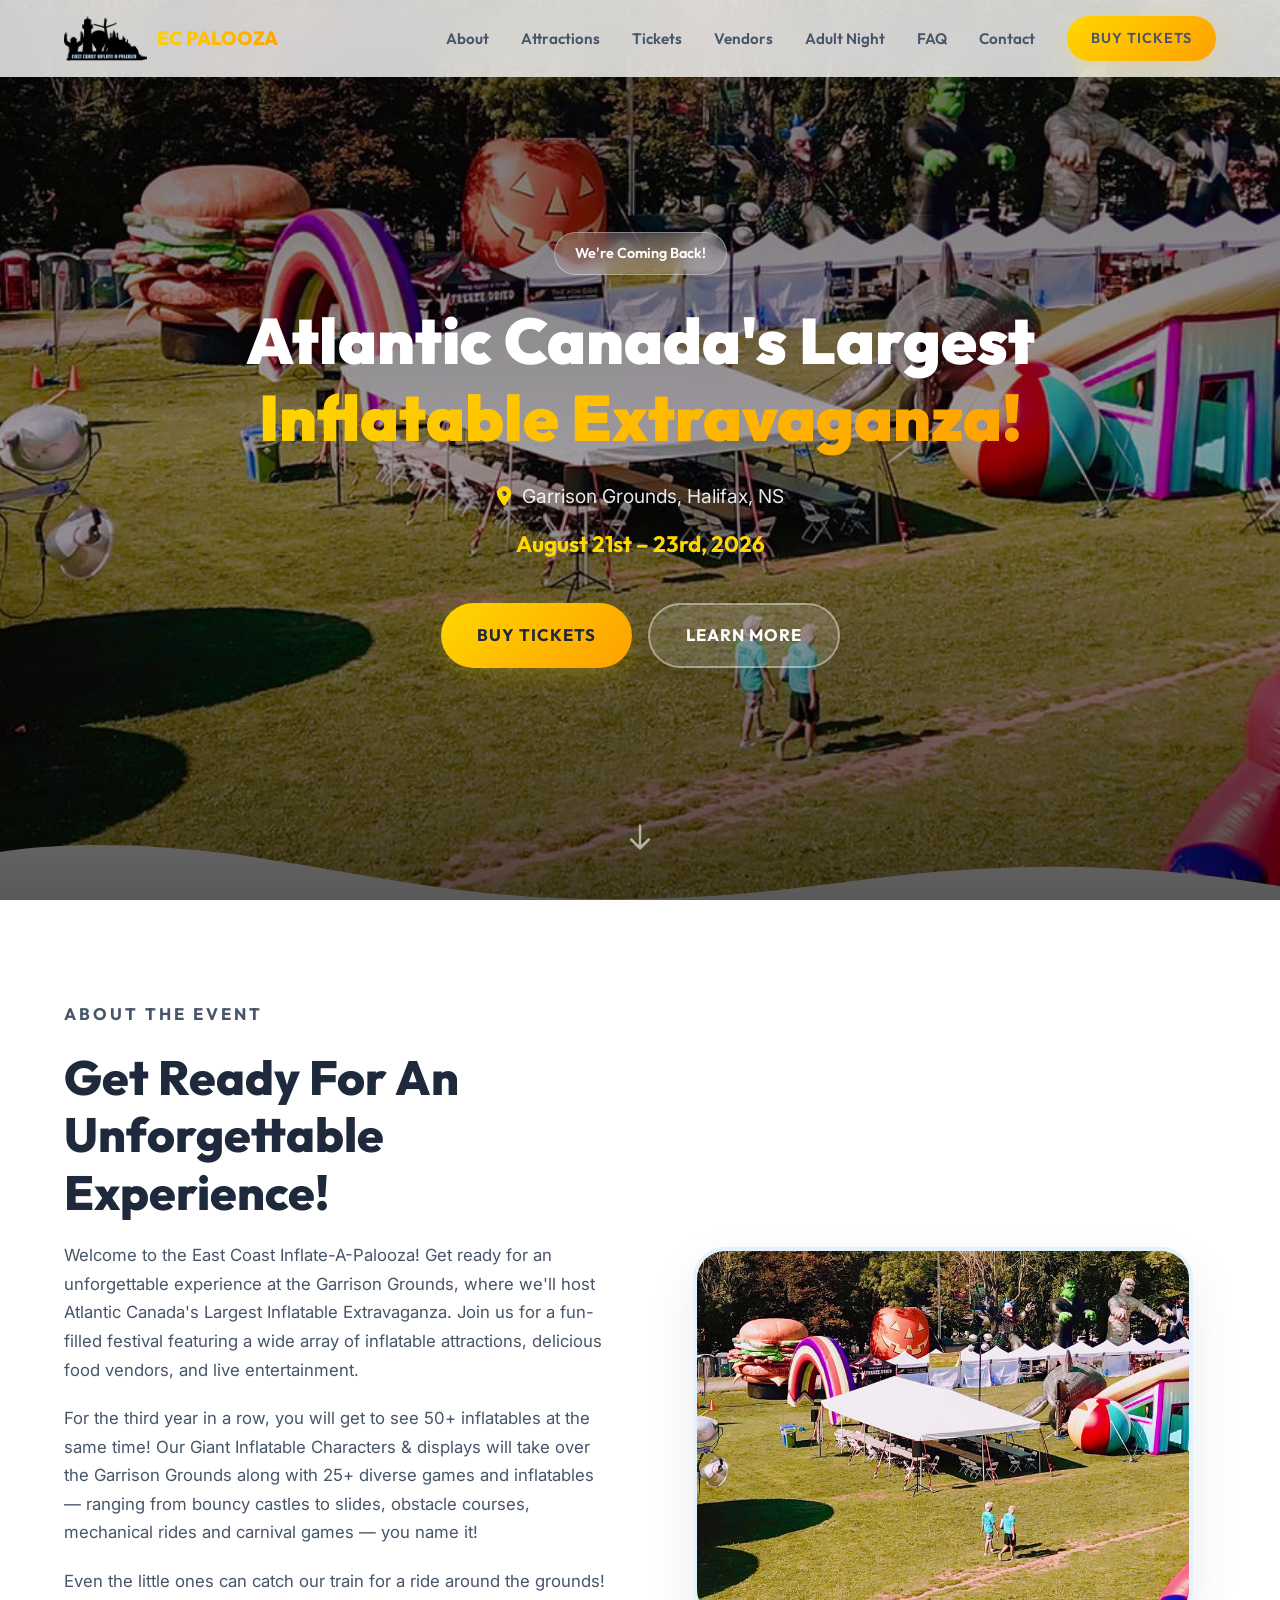
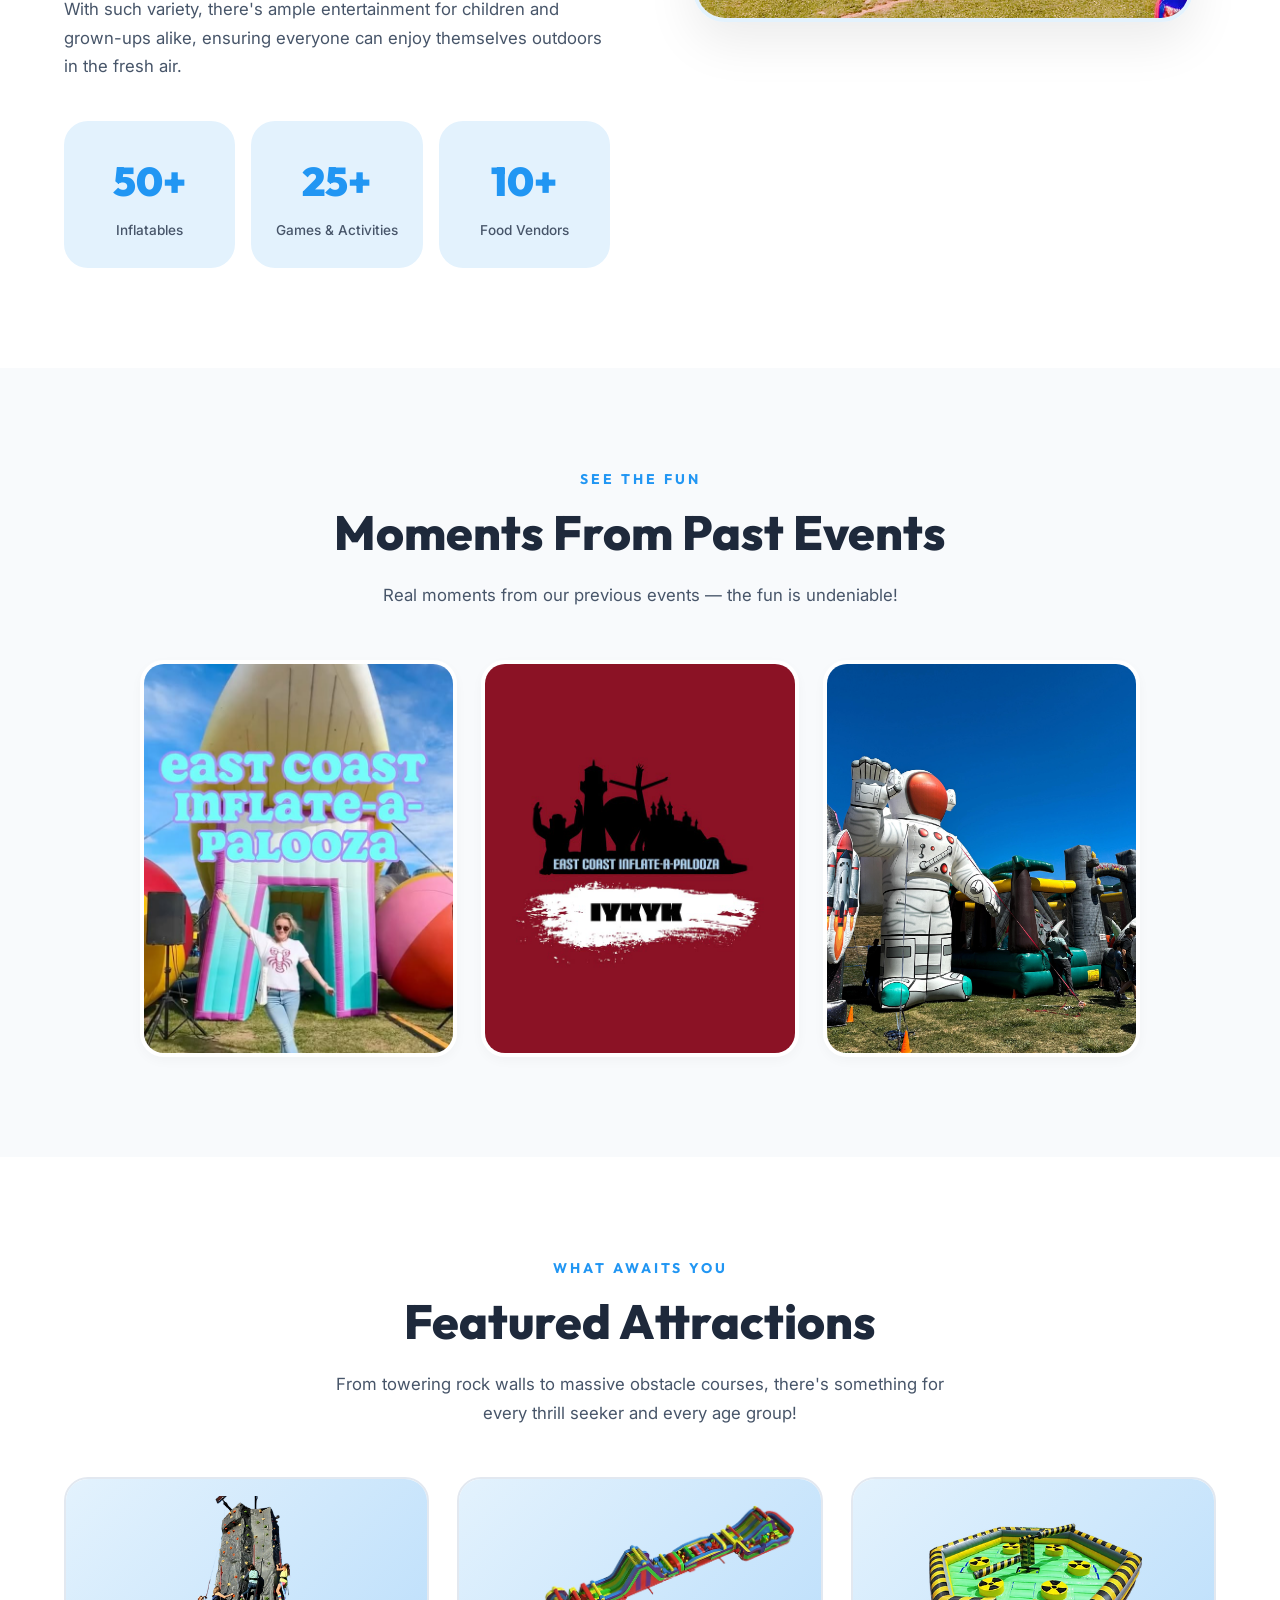
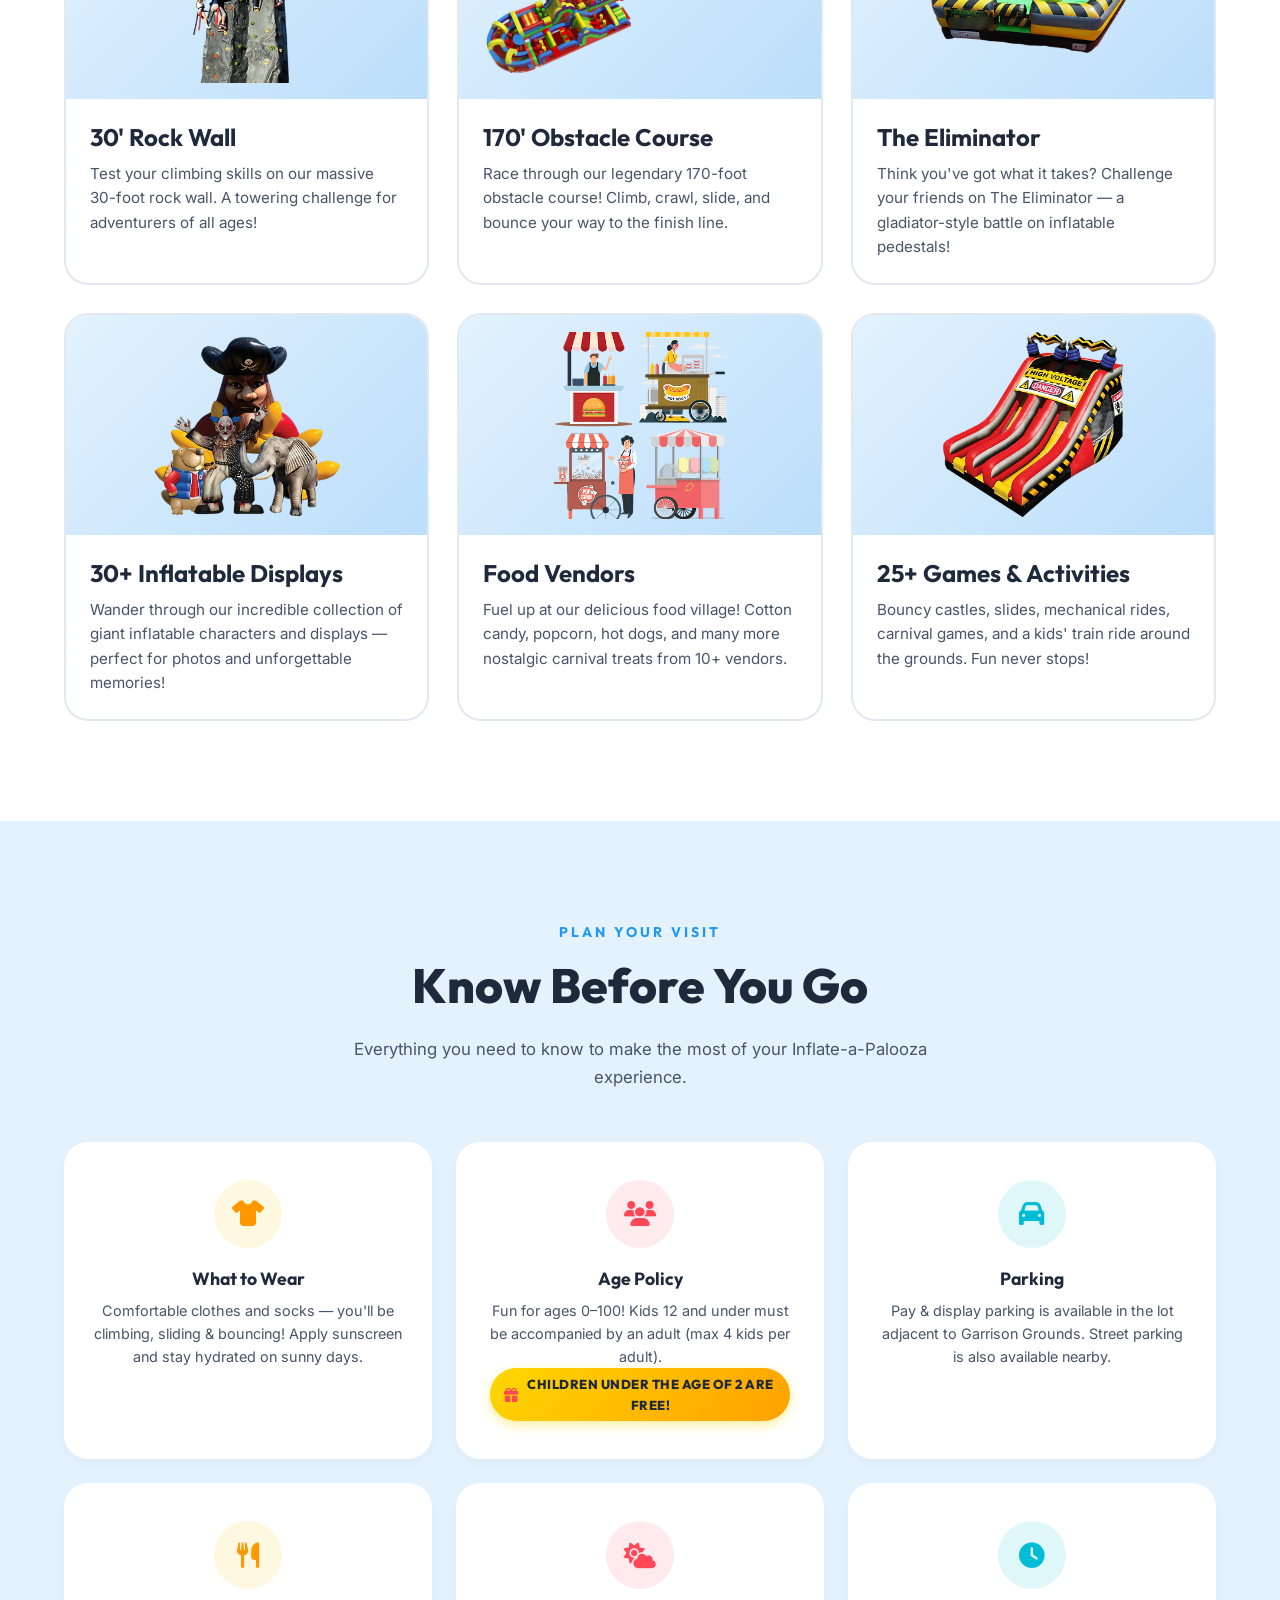
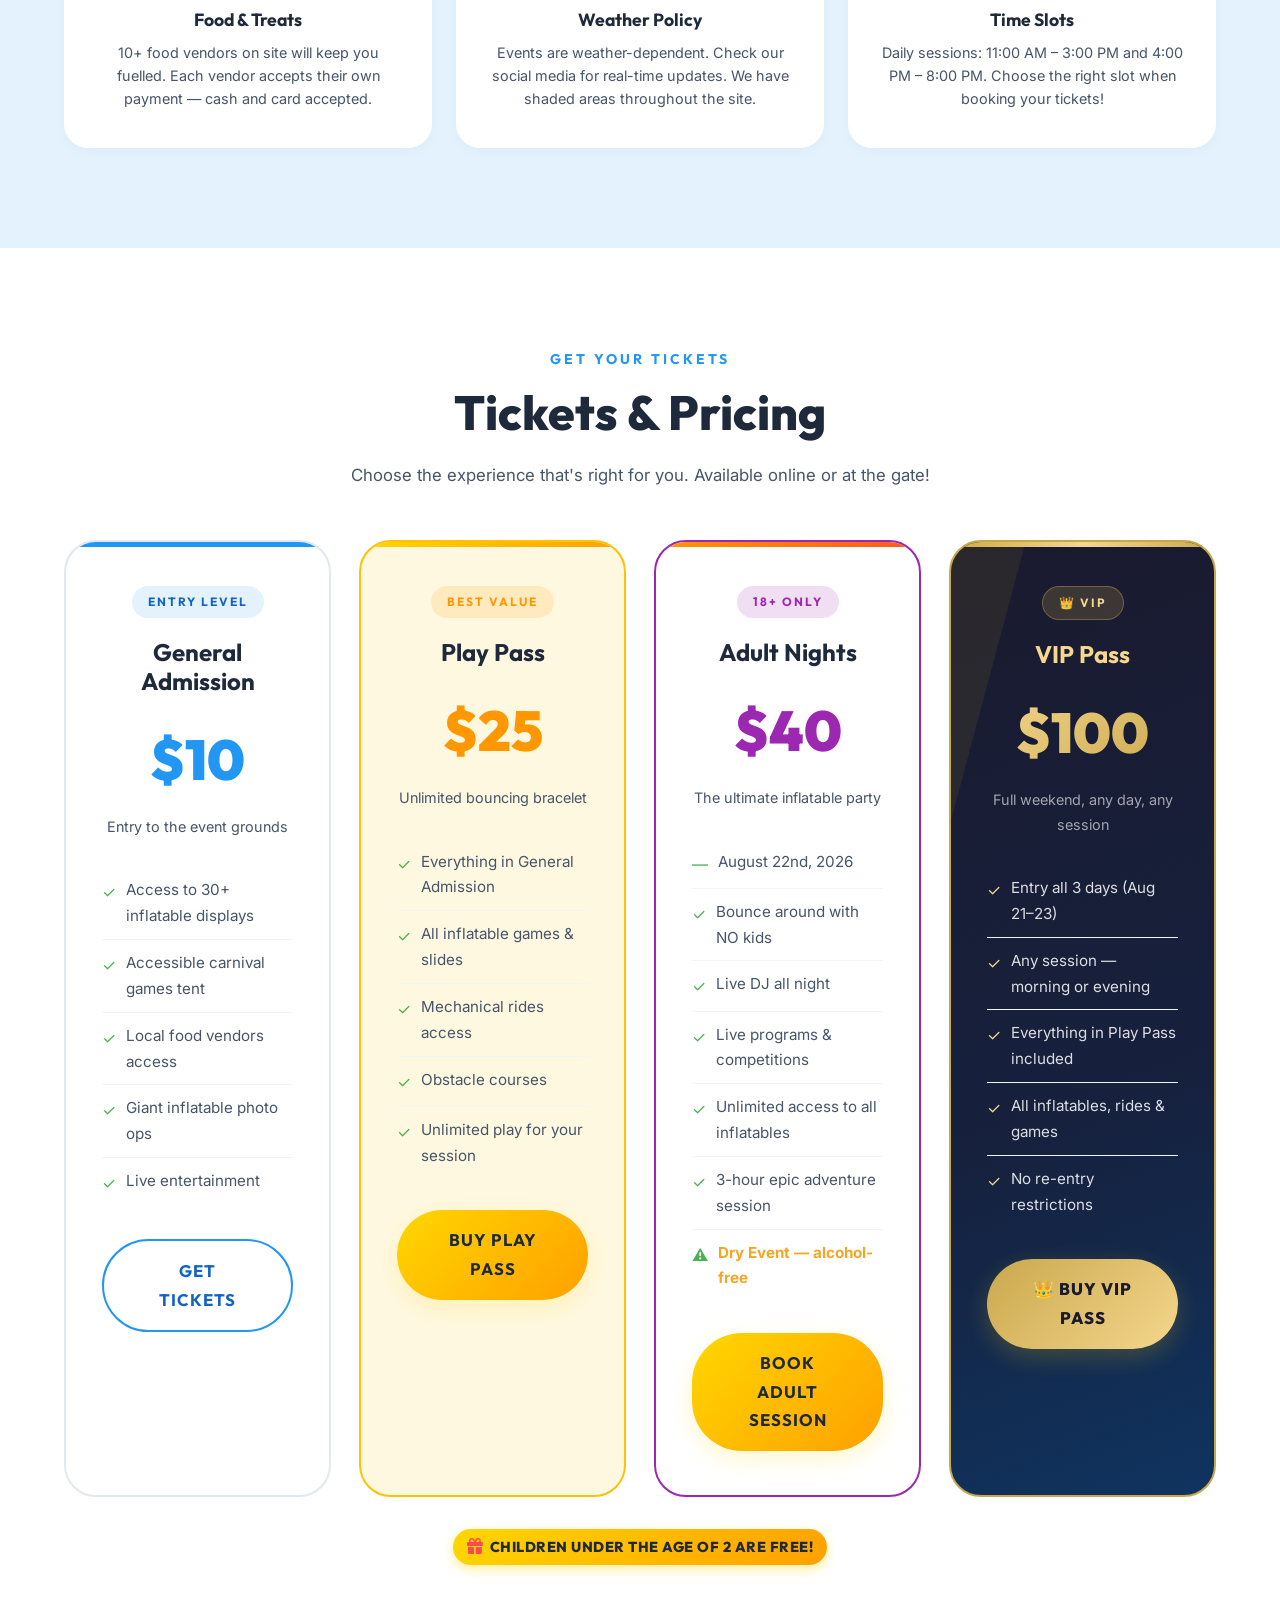
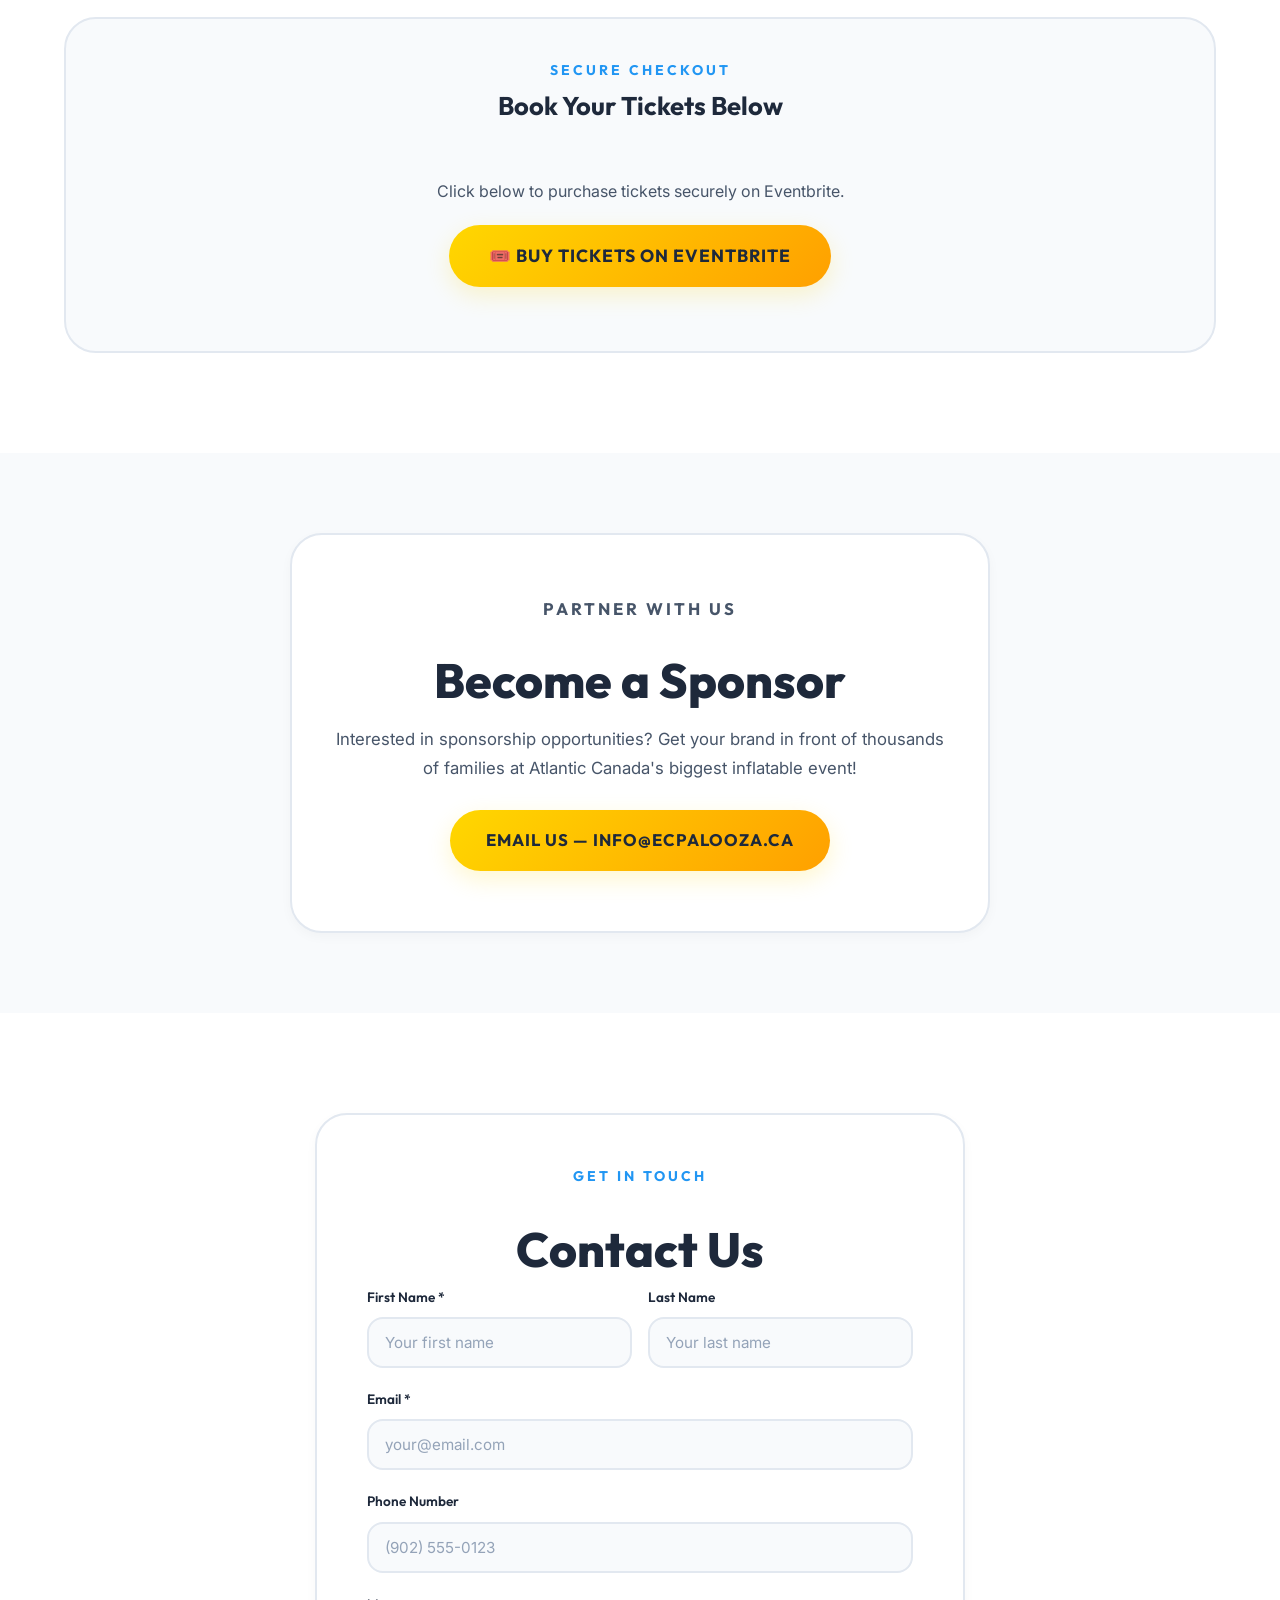
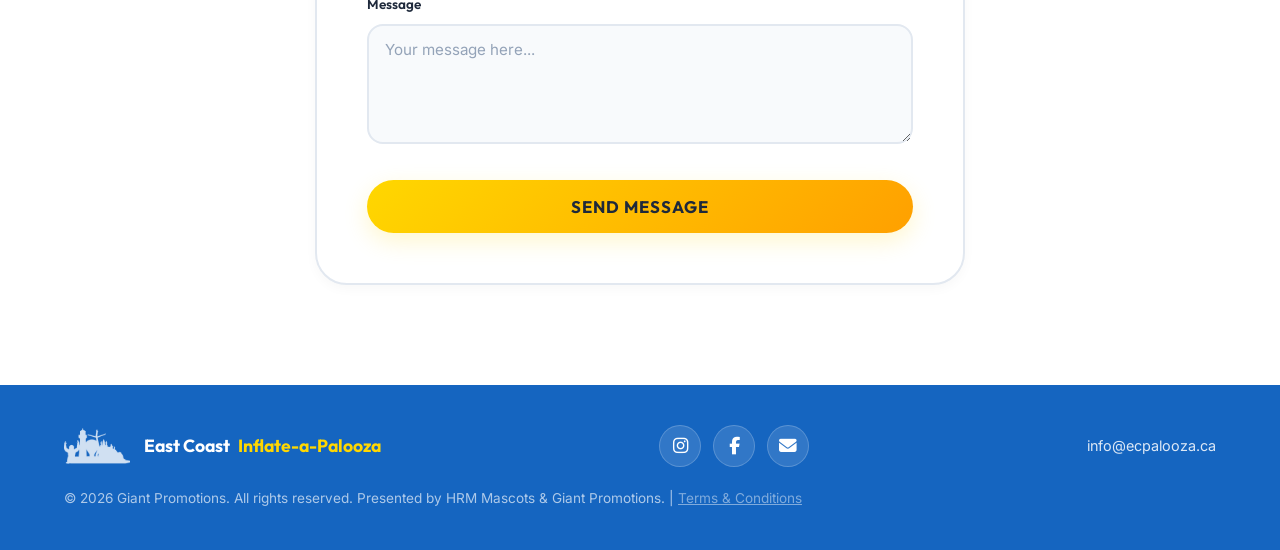
<file: index.html>
<!DOCTYPE html>
<html lang="en">
<head>
  <meta charset="UTF-8">
  <meta name="viewport" content="width=device-width, initial-scale=1.0">
  <title>East Coast Inflate-a-Palooza | Atlantic Canada's Largest Inflatable Extravaganza</title>
  <meta name="description" content="Join us at East Coast Inflate-a-Palooza — Atlantic Canada's Largest Inflatable Extravaganza! 50+ inflatables, 25+ games, food vendors & live entertainment at Garrison Grounds, Halifax, NS.">
  <meta property="og:title" content="East Coast Inflate-a-Palooza | Atlantic Canada's Largest Inflatable Extravaganza">
  <meta property="og:description" content="50+ inflatables, 25+ games, 10+ food vendors at Garrison Grounds, Halifax, NS. Fun for all ages!">
  <meta property="og:type" content="website">
  <meta property="og:url" content="https://ecpalooza.ca">
  <link rel="stylesheet" href="styles.css">
  <link rel="stylesheet" href="https://cdnjs.cloudflare.com/ajax/libs/font-awesome/6.5.1/css/all.min.css">
</head>
<body>

  <!-- ===== NAVIGATION ===== -->
  <nav class="navbar" id="navbar">
    <div class="nav-container">
      <a href="#" class="nav-logo">
        <img src="images/logo.png" alt="East Coast Inflate-a-Palooza Logo">
        <span>EC PALOOZA</span>
      </a>
      <div class="nav-links" id="nav-links">
        <a href="#about">About</a>
        <a href="#attractions">Attractions</a>
        <a href="#tickets">Tickets</a>
        <a href="vendors.html">Vendors</a>
        <a href="adult-night.html">Adult Night</a>
        <a href="faq.html">FAQ</a>
        <a href="#contact">Contact</a>
        <a href="tickets.html" class="btn btn-primary">Buy Tickets</a>
      </div>
      <button class="hamburger" id="hamburger" aria-label="Toggle menu">
        <span></span>
        <span></span>
        <span></span>
      </button>
    </div>
  </nav>

  <!-- ===== HERO ===== -->
  <section class="hero" id="hero">
    <!-- Background video -->
    <video class="hero-bg-video"
      src="https://video.wixstatic.com/video/29fe04_990784436aa748ffa634753ae066ff4d/1080p/mp4/file.mp4"
      autoplay loop muted playsinline preload="auto"
      poster="images/hero-bg.jpg"
      aria-hidden="true">
    </video>
    <!-- Dark overlay -->
    <div class="hero-overlay"></div>
    <div class="confetti-container"></div>
    <!-- Decorative tube men -->
    <div class="hero-content">
      <div class="hero-badge">We're Coming Back!</div>
      <h1>Atlantic Canada's Largest <span class="highlight">Inflatable Extravaganza!</span></h1>
      <p class="hero-location"><i class="fas fa-map-marker-alt"></i> Garrison Grounds, Halifax, NS</p>
      <p class="hero-date">August 21st – 23rd, 2026</p>
      <div class="hero-buttons">
        <a href="tickets.html" class="btn btn-primary">Buy Tickets</a>
        <a href="#about" class="btn btn-secondary">Learn More</a>
      </div>
    </div>
    <div class="hero-scroll">
      <svg xmlns="http://www.w3.org/2000/svg" fill="none" viewBox="0 0 24 24" stroke="currentColor"><path stroke-linecap="round" stroke-linejoin="round" stroke-width="2" d="M19 14l-7 7m0 0l-7-7m7 7V3"/></svg>
    </div>
    <div class="custom-shape-divider-bottom">
        <svg data-name="Layer 1" xmlns="http://www.w3.org/2000/svg" viewBox="0 0 1200 120" preserveAspectRatio="none">
            <path d="M321.39,56.44c58-10.79,114.16-30.13,172-41.86,82.39-16.72,168.19-17.73,250.45-.39C823.78,31,906.67,72,985.66,92.83c70.05,18.48,146.53,26.09,214.34,3V0H0V27.35A600.21,600.21,0,0,0,321.39,56.44Z" class="shape-fill"></path>
        </svg>
    </div>
  </section>

  <!-- ===== ABOUT ===== -->
  <section class="about" id="about">
    <div class="container">
      <div class="about-grid">
        <div class="about-text animate-on-scroll">
          <p class="section-subtitle">About the Event</p>
          <h2 class="section-title">Get Ready For An Unforgettable Experience!</h2>
          <p>Welcome to the East Coast Inflate-A-Palooza! Get ready for an unforgettable experience at the Garrison Grounds, where we'll host Atlantic Canada's Largest Inflatable Extravaganza. Join us for a fun-filled festival featuring a wide array of inflatable attractions, delicious food vendors, and live entertainment.</p>
          <p>For the third year in a row, you will get to see 50+ inflatables at the same time! Our Giant Inflatable Characters & displays will take over the Garrison Grounds along with 25+ diverse games and inflatables — ranging from bouncy castles to slides, obstacle courses, mechanical rides and carnival games — you name it!</p>
          <p>Even the little ones can catch our train for a ride around the grounds! With such variety, there's ample entertainment for children and grown-ups alike, ensuring everyone can enjoy themselves outdoors in the fresh air.</p>
          <div class="stats-row">
            <div class="stat-card">
              <div class="stat-number" data-target="50" data-suffix="+">0</div>
              <div class="stat-label">Inflatables</div>
            </div>
            <div class="stat-card">
              <div class="stat-number" data-target="25" data-suffix="+">0</div>
              <div class="stat-label">Games & Activities</div>
            </div>
            <div class="stat-card">
              <div class="stat-number" data-target="10" data-suffix="+">0</div>
              <div class="stat-label">Food Vendors</div>
            </div>
          </div>
        </div>
        <div class="about-visual animate-on-scroll">
          <div class="about-image-wrapper">
            <img src="images/hero-bg.jpg" alt="East Coast Inflate-a-Palooza festival at Garrison Grounds, Halifax" loading="lazy">
          </div>
        </div>
      </div>
    </div>
  </section>

  <!-- ===== EVENT PHOTOS GALLERY ===== -->
  <section class="gallery" id="gallery">
    <div class="container">
      <p class="section-subtitle animate-on-scroll">See the Fun</p>
      <h2 class="section-title animate-on-scroll" style="text-align:center;">Moments From Past Events</h2>
      <p class="section-desc animate-on-scroll">Real moments from our previous events — the fun is undeniable!</p>
      <div class="gallery-grid">
        <div class="gallery-item gallery-item-tall animate-on-scroll">
          <img src="images/event-photo-1.jpg" alt="Attendee posing in front of giant inflatable displays" loading="lazy">
        </div>
        <div class="gallery-item animate-on-scroll">
          <img src="images/event-photo-2.jpg" alt="East Coast Inflate-a-Palooza silhouette graphic" loading="lazy">
        </div>
        <div class="gallery-item animate-on-scroll">
          <img src="images/event-photo-5.jpg" alt="Pirate captain inflatable entrance at EC Palooza" loading="lazy">
        </div>
      </div>
    </div>
  </section>

  <!-- ===== VIDEO ===== -->

  <!-- ===== FEATURED ATTRACTIONS ===== -->
  <section class="attractions" id="attractions">
    <div class="container">
      <p class="section-subtitle animate-on-scroll">What Awaits You</p>
      <h2 class="section-title animate-on-scroll">Featured Attractions</h2>
      <p class="section-desc animate-on-scroll">From towering rock walls to massive obstacle courses, there's something for every thrill seeker and every age group!</p>
      <div class="attractions-grid">

        <div class="attraction-card animate-on-scroll">
          <div class="attraction-card-img">
            <img src="images/rock-wall.png" alt="30 foot inflatable rock climbing wall" loading="lazy">
          </div>
          <div class="attraction-card-body">
            <h3>30' Rock Wall</h3>
            <p>Test your climbing skills on our massive 30-foot rock wall. A towering challenge for adventurers of all ages!</p>
          </div>
        </div>

        <div class="attraction-card animate-on-scroll">
          <div class="attraction-card-img">
            <img src="images/obstacle-course.png" alt="170 foot inflatable obstacle course" loading="lazy">
          </div>
          <div class="attraction-card-body">
            <h3>170' Obstacle Course</h3>
            <p>Race through our legendary 170-foot obstacle course! Climb, crawl, slide, and bounce your way to the finish line.</p>
          </div>
        </div>

        <div class="attraction-card animate-on-scroll">
          <div class="attraction-card-img">
            <img src="images/eliminator.png" alt="The Eliminator inflatable game" loading="lazy">
          </div>
          <div class="attraction-card-body">
            <h3>The Eliminator</h3>
            <p>Think you've got what it takes? Challenge your friends on The Eliminator — a gladiator-style battle on inflatable pedestals!</p>
          </div>
        </div>

        <div class="attraction-card animate-on-scroll">
          <div class="attraction-card-img">
            <img src="images/inflatable-displays.png" alt="Giant inflatable character displays" loading="lazy">
          </div>
          <div class="attraction-card-body">
            <h3>30+ Inflatable Displays</h3>
            <p>Wander through our incredible collection of giant inflatable characters and displays — perfect for photos and unforgettable memories!</p>
          </div>
        </div>

        <div class="attraction-card animate-on-scroll">
          <div class="attraction-card-img">
            <img src="images/food-vendors.png" alt="Festival food vendors and concessions" loading="lazy">
          </div>
          <div class="attraction-card-body">
            <h3>Food Vendors</h3>
            <p>Fuel up at our delicious food village! Cotton candy, popcorn, hot dogs, and many more nostalgic carnival treats from 10+ vendors.</p>
          </div>
        </div>

        <div class="attraction-card animate-on-scroll">
          <div class="attraction-card-img">
            <img src="images/inflatable-slide.png" alt="Giant inflatable slides and games for all ages" loading="lazy">
          </div>
          <div class="attraction-card-body">
            <h3>25+ Games & Activities</h3>
            <p>Bouncy castles, slides, mechanical rides, carnival games, and a kids' train ride around the grounds. Fun never stops!</p>
          </div>
        </div>

      </div>
    </div>
  </section>

  <!-- ===== KNOW BEFORE YOU GO ===== -->
  <section class="info-section" id="info">
    <div class="container">
      <p class="section-subtitle animate-on-scroll">Plan Your Visit</p>
      <h2 class="section-title animate-on-scroll">Know Before You Go</h2>
      <p class="section-desc animate-on-scroll">Everything you need to know to make the most of your Inflate-a-Palooza experience.</p>
      <div class="info-grid">

        <div class="info-card animate-on-scroll">
          <div class="info-card-icon yellow"><i class="fas fa-tshirt"></i></div>
          <h3>What to Wear</h3>
          <p>Comfortable clothes and socks — you'll be climbing, sliding & bouncing! Apply sunscreen and stay hydrated on sunny days.</p>
        </div>

        <div class="info-card animate-on-scroll">
          <div class="info-card-icon coral"><i class="fas fa-users"></i></div>
          <h3>Age Policy</h3>
          <p>Fun for ages 0–100! Kids 12 and under must be accompanied by an adult (max 4 kids per adult). <span class="free-badge"><i class="fas fa-gift"></i> Children under the age of 2 are free!</span></p>
        </div>

        <div class="info-card animate-on-scroll">
          <div class="info-card-icon cyan"><i class="fas fa-car"></i></div>
          <h3>Parking</h3>
          <p>Pay & display parking is available in the lot adjacent to Garrison Grounds. Street parking is also available nearby.</p>
        </div>

        <div class="info-card animate-on-scroll">
          <div class="info-card-icon yellow"><i class="fas fa-utensils"></i></div>
          <h3>Food & Treats</h3>
          <p>10+ food vendors on site will keep you fuelled. Each vendor accepts their own payment — cash and card accepted.</p>
        </div>

        <div class="info-card animate-on-scroll">
          <div class="info-card-icon coral"><i class="fas fa-cloud-sun"></i></div>
          <h3>Weather Policy</h3>
          <p>Events are weather-dependent. Check our social media for real-time updates. We have shaded areas throughout the site.</p>
        </div>

        <div class="info-card animate-on-scroll">
          <div class="info-card-icon cyan"><i class="fas fa-clock"></i></div>
          <h3>Time Slots</h3>
          <p>Daily sessions: 11:00 AM – 3:00 PM and 4:00 PM – 8:00 PM. Choose the right slot when booking your tickets!</p>
        </div>

      </div>
    </div>
  </section>

  <!-- ===== TICKETS & PRICING ===== -->
  <section class="tickets" id="tickets">
    <div class="container">
      <p class="section-subtitle animate-on-scroll">Get Your Tickets</p>
      <h2 class="section-title animate-on-scroll">Tickets & Pricing</h2>
      <p class="section-desc animate-on-scroll">Choose the experience that's right for you. Available online or at the gate!</p>
      <div class="tickets-grid">

        <div class="ticket-card general animate-on-scroll">
          <span class="ticket-badge">Entry Level</span>
          <h3>General Admission</h3>
          <div class="ticket-price">$10</div>
          <p class="ticket-price-label">Entry to the event grounds</p>
          <ul class="ticket-features">
            <li><span class="check">✓</span> Access to 30+ inflatable displays</li>
            <li><span class="check">✓</span> Accessible carnival games tent</li>
            <li><span class="check">✓</span> Local food vendors access</li>
            <li><span class="check">✓</span> Giant inflatable photo ops</li>
            <li><span class="check">✓</span> Live entertainment</li>
          </ul>
          <a href="tickets.html" class="btn btn-secondary" style="width:100%;">Get Tickets</a>
        </div>

        <div class="ticket-card playpass animate-on-scroll">
          <span class="ticket-badge">Best Value</span>
          <h3>Play Pass</h3>
          <div class="ticket-price">$25</div>
          <p class="ticket-price-label">Unlimited bouncing bracelet</p>
          <ul class="ticket-features">
            <li><span class="check">✓</span> Everything in General Admission</li>
            <li><span class="check">✓</span> All inflatable games & slides</li>
            <li><span class="check">✓</span> Mechanical rides access</li>
            <li><span class="check">✓</span> Obstacle courses</li>
            <li><span class="check">✓</span> Unlimited play for your session</li>
          </ul>
          <a href="tickets.html" class="btn btn-primary" style="width:100%;">Buy Play Pass</a>
        </div>

        <div class="ticket-card adultnight animate-on-scroll">
          <span class="ticket-badge">18+ Only</span>
          <h3>Adult Nights</h3>
          <div class="ticket-price">$40</div>
          <p class="ticket-price-label">The ultimate inflatable party</p>
          <ul class="ticket-features">
            <li><span class="check">—</span> August 22nd, 2026</li>
            <li><span class="check">✓</span> Bounce around with NO kids</li>
            <li><span class="check">✓</span> Live DJ all night</li>
            <li><span class="check">✓</span> Live programs & competitions</li>
            <li><span class="check">✓</span> Unlimited access to all inflatables</li>
            <li><span class="check">✓</span> 3-hour epic adventure session</li>
            <li style="color:#f5a623;font-weight:700;"><span class="check">&#9888;</span> Dry Event — alcohol-free</li>
          </ul>
          <a href="adult-night.html" class="btn btn-primary" style="width:100%;">Book Adult Session</a>
        </div>

        <div class="ticket-card vip animate-on-scroll">
          <span class="ticket-badge">👑 VIP</span>
          <h3>VIP Pass</h3>
          <div class="ticket-price">$100</div>
          <p class="ticket-price-label">Full weekend, any day, any session</p>
          <ul class="ticket-features">
            <li><span class="check">✓</span> Entry all 3 days (Aug 21–23)</li>
            <li><span class="check">✓</span> Any session — morning or evening</li>
            <li><span class="check">✓</span> Everything in Play Pass included</li>
            <li><span class="check">✓</span> All inflatables, rides &amp; games</li>
            <li><span class="check">✓</span> No re-entry restrictions</li>
          </ul>
          <a href="tickets.html" class="btn btn-primary" style="width:100%;background:linear-gradient(135deg,#c9a84c,#f5d78e);color:#1a1a2e;border:none;font-weight:800;">👑 Buy VIP Pass</a>
        </div>

      </div>
      <div style="text-align: center; margin-top: 32px;">
        <span class="free-badge"><i class="fas fa-gift"></i> Children under the age of 2 are free!</span>
      </div>

      <!-- ===== EVENTBRITE CHECKOUT WIDGET ===== -->
      <div class="eb-widget-wrapper animate-on-scroll">
        <p class="section-subtitle" style="text-align:center; margin-bottom: 8px;">Secure Checkout</p>
        <h3 style="text-align:center; font-size:1.6rem; margin-bottom: 24px; color: var(--gray-800);">Book Your Tickets Below</h3>
        <div id="eventbrite-widget-container-1987292782208"></div>
      </div>

    </div>
  </section>

  <!-- ===== SPONSORS ===== -->
  <section class="sponsors" id="sponsors">
    <div class="container">
      <div class="sponsors-content animate-on-scroll">
        <p class="section-subtitle">Partner With Us</p>
        <h2>Become a Sponsor</h2>
        <p>Interested in sponsorship opportunities? Get your brand in front of thousands of families at Atlantic Canada's biggest inflatable event!</p>
        <a href="mailto:info@ecpalooza.ca" class="btn btn-primary">Email Us — info@ecpalooza.ca</a>
      </div>
    </div>
  </section>

  <!-- ===== CONTACT ===== -->
  <section class="contact" id="contact">
    <div class="container">
      <div class="contact-card animate-on-scroll">
        <p class="section-subtitle">Get In Touch</p>
        <h2>Contact Us</h2>
        <form id="contact-form">
          <input type="hidden" name="_subject" value="New Message — EC Palooza Website">
          <input type="hidden" name="_captcha" value="false">
          <input type="hidden" name="_template" value="table">
          <div class="form-row">
            <div class="form-group">
              <label for="first-name">First Name *</label>
              <input type="text" id="first-name" name="first-name" placeholder="Your first name" required>
            </div>
            <div class="form-group">
              <label for="last-name">Last Name</label>
              <input type="text" id="last-name" name="last-name" placeholder="Your last name">
            </div>
          </div>
          <div class="form-group">
            <label for="email">Email *</label>
            <input type="email" id="email" name="email" placeholder="your@email.com" required>
          </div>
          <div class="form-group">
            <label for="phone">Phone Number</label>
            <input type="tel" id="phone" name="phone" placeholder="(902) 555-0123">
          </div>
          <div class="form-group">
            <label for="message">Message</label>
            <textarea id="message" name="message" placeholder="Your message here..."></textarea>
          </div>
          <button type="submit" class="btn btn-primary">Send Message</button>
        </form>
      </div>
    </div>
  </section>

  <!-- ===== FOOTER ===== -->
  <footer class="footer">
    <div class="container">
      <div class="footer-content">
        <div class="footer-brand">
          <img src="images/logo.png" alt="EC Palooza" class="footer-logo">
          East Coast <span>Inflate-a-Palooza</span>
        </div>
        <div class="footer-social">
          <a href="https://www.instagram.com/ecpalooza" target="_blank" aria-label="Instagram"><i class="fab fa-instagram"></i></a>
          <a href="https://www.facebook.com/p/East-Coast-Inflate-a-Palooza-61561594187556/" target="_blank" aria-label="Facebook"><i class="fab fa-facebook-f"></i></a>
          <a href="mailto:info@ecpalooza.ca" aria-label="Email"><i class="fas fa-envelope"></i></a>
        </div>
        <a href="mailto:info@ecpalooza.ca" class="footer-email">info@ecpalooza.ca</a>
        <p class="footer-copyright">© 2026 Giant Promotions. All rights reserved. Presented by HRM Mascots &amp; Giant Promotions. | <a href="terms.html" style="color:inherit;text-decoration:underline;opacity:0.7;">Terms &amp; Conditions</a></p>
      </div>
    </div>
  </footer>

  <script src="script.js"></script>
  <script>
    (function() {
      var containerId = 'eventbrite-widget-container-1987292782208';
      var fallbackUrl = 'https://www.eventbrite.ca/e/east-coast-inflate-a-palooza-x-stampede-tickets-1689122483819?aff=oddtdtcreator';

      function showFallback() {
        var container = document.getElementById(containerId);
        if (!container) return;
        container.innerHTML =
          '<div style="text-align:center;padding:32px 16px;">' +
            '<p style="color:var(--gray-600);margin-bottom:20px;font-size:1rem;">Click below to purchase tickets securely on Eventbrite.</p>' +
            '<a href="' + fallbackUrl + '" target="_blank" class="btn btn-primary" style="font-size:1.1rem;padding:16px 40px;">🎟️ Buy Tickets on Eventbrite</a>' +
          '</div>';
      }

      var script = document.createElement('script');
      script.src = 'https://www.eventbrite.ca/static/widgets/eb_widgets.js';
      script.onload = function() {
        try {
          window.EBWidgets.createWidget({
            widgetType: 'checkout',
            eventId: '1987292782208',
            iframeContainerId: containerId,
            iframeContainerHeight: 625,
            onOrderComplete: function() { console.log('Order complete!'); }
          });
        } catch(e) {
          console.warn('Eventbrite widget failed to init:', e);
          showFallback();
        }
      };
      script.onerror = function() {
        console.warn('Eventbrite script failed to load');
        showFallback();
      };
      document.body.appendChild(script);
    })();
  </script>
</body>
</html>
</file>
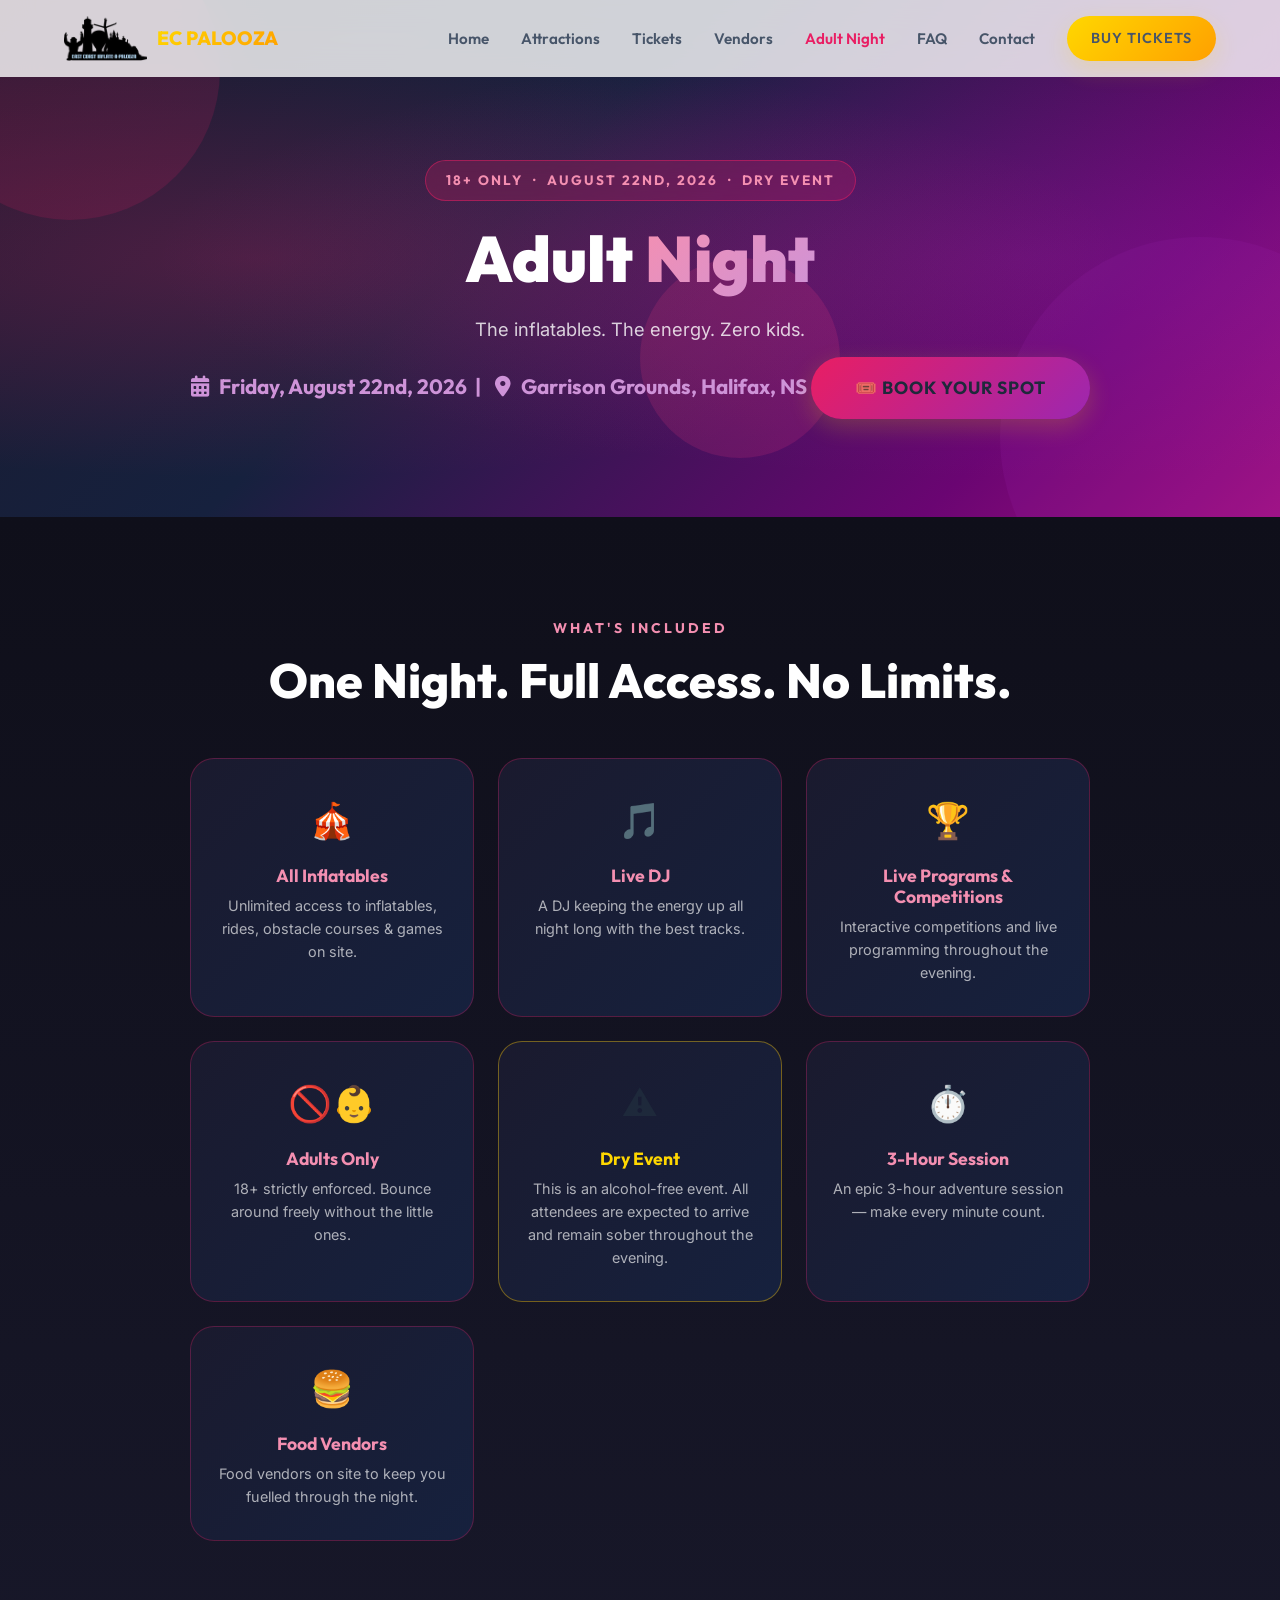
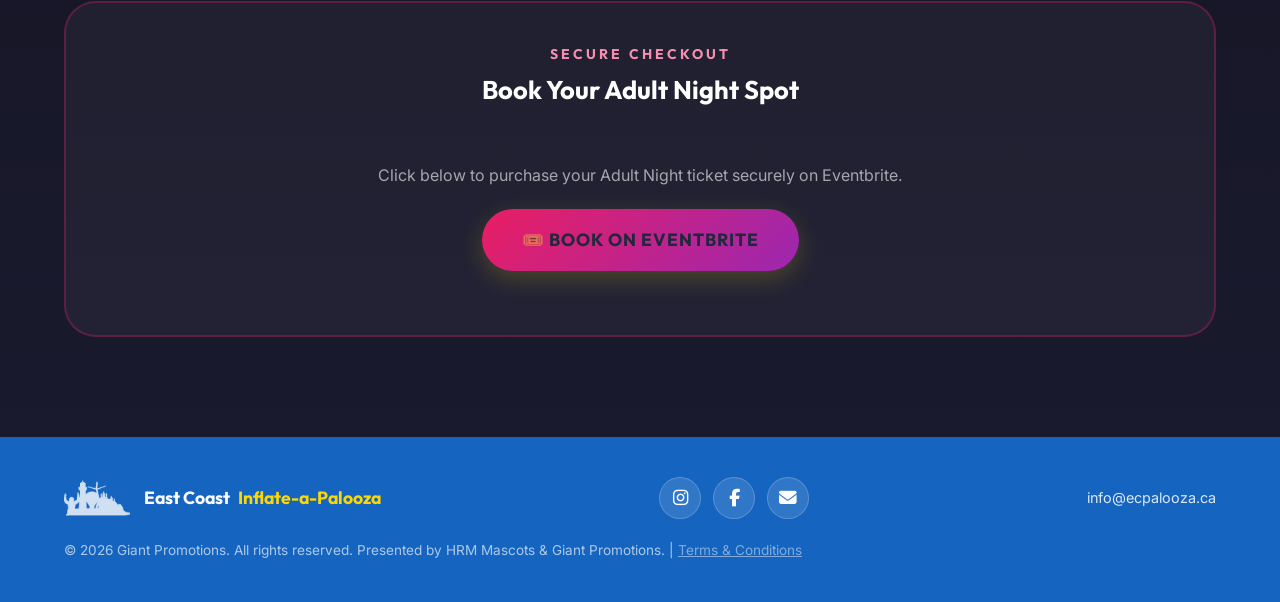
<file: adult-night.html>
<!DOCTYPE html>
<html lang="en">
<head>
  <meta charset="UTF-8">
  <meta name="viewport" content="width=device-width, initial-scale=1.0">
  <title>Adult Night | East Coast Inflate-a-Palooza</title>
  <meta name="description" content="Adult Night at East Coast Inflate-a-Palooza — August 22nd, 2026. 18+ only. Dry event. Bounce with NO kids, live DJ, live programs & competitions. Book your spot now!">
  <link rel="stylesheet" href="styles.css">
  <link rel="stylesheet" href="https://cdnjs.cloudflare.com/ajax/libs/font-awesome/6.5.1/css/all.min.css">
  <style>
    .adult-night-hero {
      background: linear-gradient(135deg, #1a1a2e 0%, #16213e 40%, #6a0572 80%, #a01080 100%);
      padding: 160px 0 80px;
      text-align: center;
      position: relative;
      overflow: hidden;
    }

    .adult-night-hero::before {
      content: '';
      position: absolute;
      inset: 0;
      background:
        radial-gradient(ellipse at 20% 50%, rgba(233,30,99,0.25) 0%, transparent 60%),
        radial-gradient(ellipse at 80% 50%, rgba(156,39,176,0.25) 0%, transparent 60%);
    }

    .adult-night-hero .hero-badge {
      background: rgba(233,30,99,0.2);
      border: 1px solid rgba(233,30,99,0.5);
      color: #f48fb1;
      display: inline-block;
      padding: 8px 20px;
      border-radius: 50px;
      font-family: var(--font-heading);
      font-weight: 700;
      font-size: 0.85rem;
      text-transform: uppercase;
      letter-spacing: 2px;
      margin-bottom: 20px;
    }

    .adult-night-hero h1 {
      color: #fff;
      margin-bottom: 16px;
    }

    .adult-night-hero h1 span {
      background: linear-gradient(135deg, #f48fb1, #ce93d8);
      -webkit-background-clip: text;
      -webkit-text-fill-color: transparent;
      background-clip: text;
    }

    .adult-night-hero p {
      color: rgba(255,255,255,0.8);
      font-size: 1.15rem;
      margin-bottom: 8px;
    }

    .adult-night-hero .event-date {
      display: inline-flex;
      align-items: center;
      gap: 10px;
      color: #ce93d8;
      font-family: var(--font-heading);
      font-weight: 700;
      font-size: 1.3rem;
      margin: 16px 0 32px;
    }

    /* Floating lights effect */
    .light {
      position: absolute;
      border-radius: 50%;
      opacity: 0.15;
      animation: floatLight 6s ease-in-out infinite;
      pointer-events: none;
    }
    .light-1 { width: 300px; height: 300px; background: #e91e63; top: -80px; left: -80px; animation-delay: 0s; }
    .light-2 { width: 400px; height: 400px; background: #9c27b0; bottom: -120px; right: -120px; animation-delay: 2s; }
    .light-3 { width: 200px; height: 200px; background: #ff4081; top: 50%; left: 50%; animation-delay: 4s; }

    @keyframes floatLight {
      0%, 100% { transform: translate(0, 0) scale(1); }
      50%       { transform: translate(20px, -20px) scale(1.05); }
    }

    /* Perks grid */
    .perks-grid {
      display: grid;
      grid-template-columns: repeat(auto-fit, minmax(220px, 1fr));
      gap: 24px;
      max-width: 900px;
      margin: 0 auto 60px;
    }

    .perk-card {
      background: linear-gradient(135deg, #1a1a2e, #16213e);
      border: 1px solid rgba(233,30,99,0.3);
      border-radius: var(--border-radius);
      padding: 32px 24px;
      text-align: center;
      transition: var(--transition);
    }

    .perk-card:hover {
      border-color: rgba(233,30,99,0.7);
      transform: translateY(-4px);
      box-shadow: 0 16px 40px rgba(233,30,99,0.2);
    }

    .perk-icon {
      font-size: 2.2rem;
      margin-bottom: 14px;
      display: block;
    }

    .perk-card h3 {
      color: #f48fb1;
      font-size: 1.1rem;
      margin-bottom: 8px;
    }

    .perk-card p {
      color: rgba(255,255,255,0.65);
      font-size: 0.9rem;
      line-height: 1.6;
    }

    .adult-night-section {
      background: linear-gradient(180deg, #0f0f1a 0%, #1a1a2e 100%);
      padding: var(--section-padding);
    }

    .adult-night-section .section-subtitle {
      color: #f48fb1;
    }

    .adult-night-section .section-title {
      color: #fff;
    }

    .eb-widget-wrapper.dark {
      background: rgba(255,255,255,0.04);
      border-color: rgba(233,30,99,0.3);
    }

    .eb-widget-wrapper.dark h3 {
      color: #fff;
    }

    .eb-widget-wrapper.dark .section-subtitle {
      color: #f48fb1;
    }
  </style>
</head>
<body>

  <!-- ===== NAVIGATION ===== -->
  <nav class="navbar scrolled" id="navbar">
    <div class="nav-container">
      <a href="index.html" class="nav-logo">
        <img src="images/logo.png" alt="East Coast Inflate-a-Palooza Logo">
        <span>EC PALOOZA</span>
      </a>
      <div class="nav-links" id="nav-links">
        <a href="index.html">Home</a>
        <a href="index.html#attractions">Attractions</a>
        <a href="tickets.html">Tickets</a>
        <a href="vendors.html">Vendors</a>
        <a href="adult-night.html" style="color: var(--pink);">Adult Night</a>
        <a href="faq.html">FAQ</a>
        <a href="index.html#contact">Contact</a>
        <a href="tickets.html" class="btn btn-primary">Buy Tickets</a>
      </div>
      <button class="hamburger" id="hamburger" aria-label="Toggle menu">
        <span></span>
        <span></span>
        <span></span>
      </button>
    </div>
  </nav>

  <!-- ===== HERO ===== -->
  <section class="adult-night-hero">
    <div class="light light-1"></div>
    <div class="light light-2"></div>
    <div class="light light-3"></div>
    <div class="container" style="position:relative;z-index:1;">
      <div class="hero-badge">18+ Only &nbsp;·&nbsp; August 22nd, 2026 &nbsp;·&nbsp; Dry Event</div>
      <h1>Adult <span>Night</span></h1>
      <p>The inflatables. The energy. Zero kids.</p>
      <div class="event-date">
        <i class="fas fa-calendar-alt"></i> Friday, August 22nd, 2026
        &nbsp;|&nbsp;
        <i class="fas fa-map-marker-alt"></i> Garrison Grounds, Halifax, NS
      </div>
      <a href="#book" class="btn btn-primary" style="font-size:1.1rem; padding: 16px 44px; background: linear-gradient(135deg,#e91e63,#9c27b0); border:none;">
        🎟️ Book Your Spot
      </a>
    </div>
  </section>

  <!-- ===== PERKS ===== -->
  <section class="adult-night-section">
    <div class="container">
      <p class="section-subtitle animate-on-scroll" style="text-align:center;">What's Included</p>
      <h2 class="section-title animate-on-scroll" style="text-align:center; margin-bottom:48px;">One Night. Full Access. No Limits.</h2>

      <div class="perks-grid">
        <div class="perk-card animate-on-scroll">
          <span class="perk-icon">🎪</span>
          <h3>All Inflatables</h3>
          <p>Unlimited access to inflatables, rides, obstacle courses &amp; games on site.</p>
        </div>
        <div class="perk-card animate-on-scroll">
          <span class="perk-icon">🎵</span>
          <h3>Live DJ</h3>
          <p>A DJ keeping the energy up all night long with the best tracks.</p>
        </div>
        <div class="perk-card animate-on-scroll">
          <span class="perk-icon">🏆</span>
          <h3>Live Programs &amp; Competitions</h3>
          <p>Interactive competitions and live programming throughout the evening.</p>
        </div>
        <div class="perk-card animate-on-scroll">
          <span class="perk-icon">🚫👶</span>
          <h3>Adults Only</h3>
          <p>18+ strictly enforced. Bounce around freely without the little ones.</p>
        </div>
        <div class="perk-card animate-on-scroll" style="border-color: rgba(255,200,0,0.4);">
          <span class="perk-icon">&#9888;</span>
          <h3 style="color:#ffd700;">Dry Event</h3>
          <p>This is an alcohol-free event. All attendees are expected to arrive and remain sober throughout the evening.</p>
        </div>
        <div class="perk-card animate-on-scroll">
          <span class="perk-icon">⏱️</span>
          <h3>3-Hour Session</h3>
          <p>An epic 3-hour adventure session — make every minute count.</p>
        </div>
        <div class="perk-card animate-on-scroll">
          <span class="perk-icon">🍔</span>
          <h3>Food Vendors</h3>
          <p>Food vendors on site to keep you fuelled through the night.</p>
        </div>
      </div>

      <!-- ===== EVENTBRITE WIDGET ===== -->
      <div class="eb-widget-wrapper dark animate-on-scroll" id="book">
        <p class="section-subtitle" style="text-align:center; margin-bottom: 8px;">Secure Checkout</p>
        <h3 style="text-align:center; font-size:1.6rem; margin-bottom: 24px;">Book Your Adult Night Spot</h3>
        <div id="eventbrite-widget-container-1990115616381"></div>
      </div>
    </div>
  </section>

  <!-- ===== FOOTER ===== -->
  <footer class="footer">
    <div class="container">
      <div class="footer-content">
        <div class="footer-brand">
          <img src="images/logo.png" alt="EC Palooza" class="footer-logo">
          East Coast <span>Inflate-a-Palooza</span>
        </div>
        <div class="footer-social">
          <a href="https://www.instagram.com/ecpalooza" target="_blank" aria-label="Instagram"><i class="fab fa-instagram"></i></a>
          <a href="https://www.facebook.com/p/East-Coast-Inflate-a-Palooza-61561594187556/" target="_blank" aria-label="Facebook"><i class="fab fa-facebook-f"></i></a>
          <a href="mailto:info@ecpalooza.ca" aria-label="Email"><i class="fas fa-envelope"></i></a>
        </div>
        <a href="mailto:info@ecpalooza.ca" class="footer-email">info@ecpalooza.ca</a>
        <p class="footer-copyright">© 2026 Giant Promotions. All rights reserved. Presented by HRM Mascots &amp; Giant Promotions. | <a href="terms.html" style="color:inherit;text-decoration:underline;opacity:0.7;">Terms &amp; Conditions</a></p>
      </div>
    </div>
  </footer>

  <script src="script.js"></script>
  <script>
    (function() {
      var containerId = 'eventbrite-widget-container-1990115616381';
      var fallbackUrl = 'https://www.eventbrite.ca/e/east-coast-inflate-a-palooza-x-stampede-tickets-1689122483819?aff=oddtdtcreator';

      function showFallback() {
        var container = document.getElementById(containerId);
        if (!container) return;
        container.innerHTML =
          '<div style="text-align:center;padding:32px 16px;">' +
            '<p style="color:rgba(255,255,255,0.6);margin-bottom:20px;font-size:1rem;">Click below to purchase your Adult Night ticket securely on Eventbrite.</p>' +
            '<a href="' + fallbackUrl + '" target="_blank" class="btn btn-primary" style="font-size:1.1rem;padding:16px 40px;background:linear-gradient(135deg,#e91e63,#9c27b0);border:none;">🎟️ Book on Eventbrite</a>' +
          '</div>';
      }

      var script = document.createElement('script');
      script.src = 'https://www.eventbrite.ca/static/widgets/eb_widgets.js';
      script.onload = function() {
        try {
          window.EBWidgets.createWidget({
            widgetType: 'checkout',
            eventId: '1990115616381',
            iframeContainerId: containerId,
            iframeContainerHeight: 1000,
            onOrderComplete: function() { console.log('Order complete!'); }
          });
        } catch(e) {
          showFallback();
        }
      };
      script.onerror = function() { showFallback(); };
      document.body.appendChild(script);
    })();
  </script>
</body>
</html>
</file>
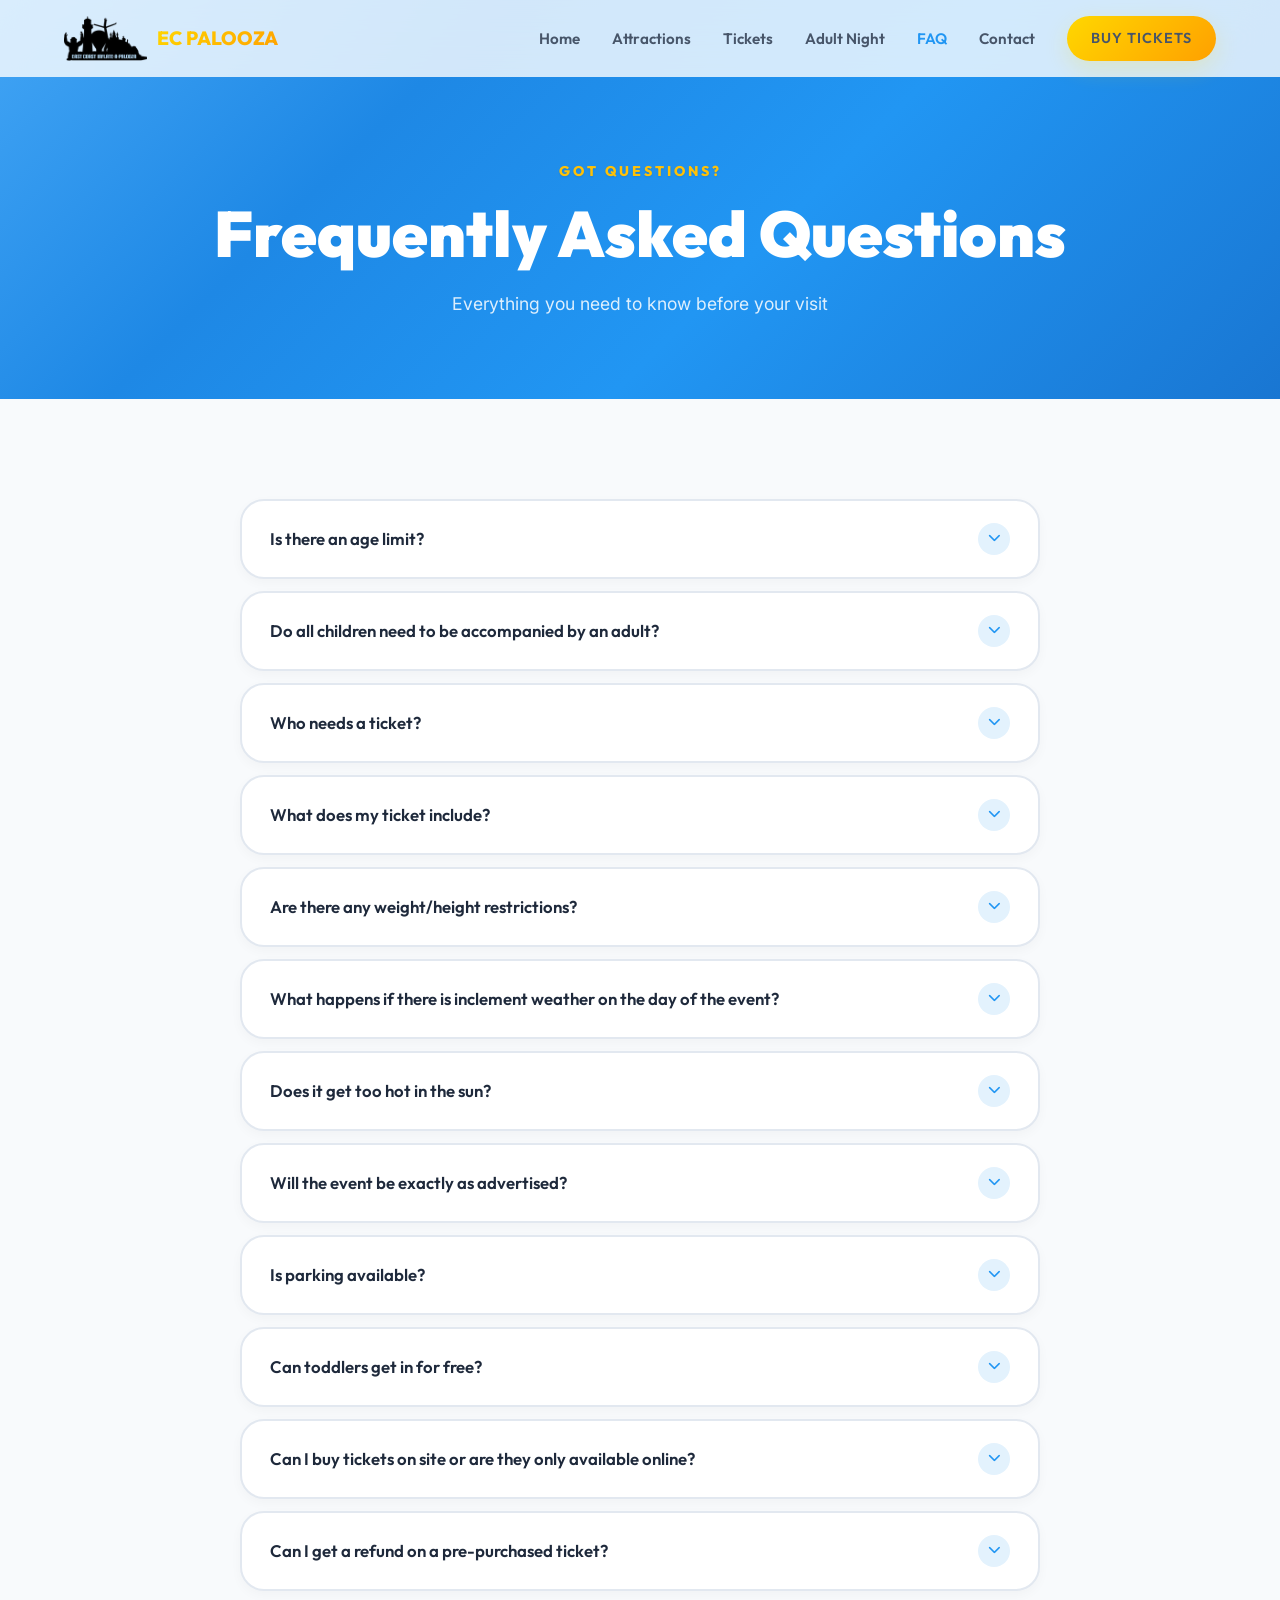
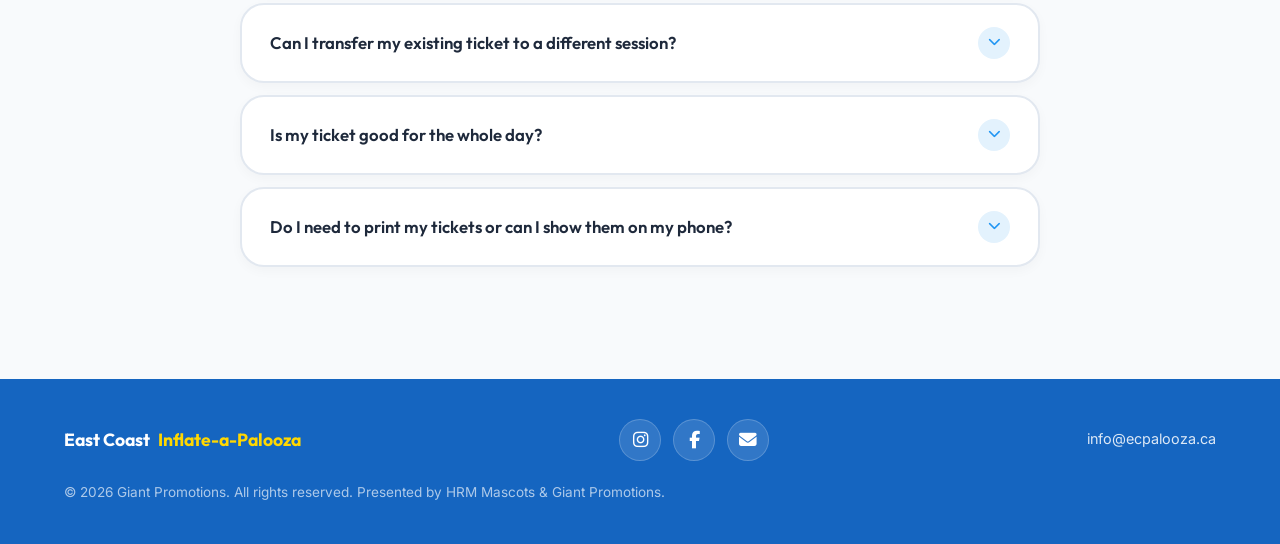
<file: faq.html>
<!DOCTYPE html>
<html lang="en">
<head>
  <meta charset="UTF-8">
  <meta name="viewport" content="width=device-width, initial-scale=1.0">
  <title>FAQ | East Coast Inflate-a-Palooza</title>
  <meta name="description" content="Frequently asked questions about East Coast Inflate-a-Palooza — age limits, tickets, parking, weather policies, and more.">
  <link rel="stylesheet" href="styles.css">
  <link rel="stylesheet" href="https://cdnjs.cloudflare.com/ajax/libs/font-awesome/6.5.1/css/all.min.css">
</head>
<body>

  <!-- ===== NAVIGATION ===== -->
  <nav class="navbar scrolled" id="navbar">
    <div class="nav-container">
      <a href="index.html" class="nav-logo">
        <img src="images/logo.png" alt="East Coast Inflate-a-Palooza Logo">
        <span>EC PALOOZA</span>
      </a>
      <div class="nav-links" id="nav-links">
        <a href="index.html">Home</a>
        <a href="index.html#attractions">Attractions</a>
        <a href="index.html#tickets">Tickets</a>
        <a href="adult-night.html">Adult Night</a>
        <a href="faq.html" style="color: var(--blue);">FAQ</a>
        <a href="index.html#contact">Contact</a>
        <a href="tickets.html" class="btn btn-primary">Buy Tickets</a>
      </div>
      <button class="hamburger" id="hamburger" aria-label="Toggle menu">
        <span></span>
        <span></span>
        <span></span>
      </button>
    </div>
  </nav>

  <!-- ===== FAQ HERO ===== -->
  <section class="faq-hero">
    <div class="container">
      <p class="section-subtitle">Got Questions?</p>
      <h1>Frequently Asked Questions</h1>
      <p style="color: rgba(255,255,255,0.85); margin-top: 16px; font-size: 1.1rem;">Everything you need to know before your visit</p>
    </div>
  </section>

  <!-- ===== FAQ SECTION ===== -->
  <section class="faq-section">
    <div class="container">
      <div class="faq-list">

        <div class="faq-item animate-on-scroll">
          <button class="faq-question">
            Is there an age limit?
            <span class="faq-icon"><i class="fas fa-chevron-down"></i></span>
          </button>
          <div class="faq-answer">
            <div class="faq-answer-inner">Anyone aged 0–100 is welcome! Some games will be limited to certain age groups and it will be posted next to each game.</div>
          </div>
        </div>

        <div class="faq-item animate-on-scroll">
          <button class="faq-question">
            Do all children need to be accompanied by an adult?
            <span class="faq-icon"><i class="fas fa-chevron-down"></i></span>
          </button>
          <div class="faq-answer">
            <div class="faq-answer-inner">We require that all kids 12 and under are accompanied by an adult. Additionally, we have a limit of 4 kids per adult, to ensure that each child receives adequate supervision and attention throughout the event.</div>
          </div>
        </div>

        <div class="faq-item animate-on-scroll">
          <button class="faq-question">
            Who needs a ticket?
            <span class="faq-icon"><i class="fas fa-chevron-down"></i></span>
          </button>
          <div class="faq-answer">
            <div class="faq-answer-inner">All attendees will require a general admission ticket to enter the event venue. If they would like to participate in the activities, they can purchase a play pass, which grants them access to all of the event's interactive experiences that is suitable for their age group.</div>
          </div>
        </div>

        <div class="faq-item animate-on-scroll">
          <button class="faq-question">
            What does my ticket include?
            <span class="faq-icon"><i class="fas fa-chevron-down"></i></span>
          </button>
          <div class="faq-answer">
            <div class="faq-answer-inner">The General Admission Ticket includes access to 30+ amazing inflatable displays, the accessible carnival games tent, and local food vendors. The Play Pass includes access to all inflatable games and mechanical rides suitable for the attendee's age group.</div>
          </div>
        </div>

        <div class="faq-item animate-on-scroll">
          <button class="faq-question">
            Are there any weight/height restrictions?
            <span class="faq-icon"><i class="fas fa-chevron-down"></i></span>
          </button>
          <div class="faq-answer">
            <div class="faq-answer-inner">Yes. All our attractions have a maximum weight limit of 250 lbs. Height requirements and restrictions will be displayed at each game.</div>
          </div>
        </div>

        <div class="faq-item animate-on-scroll">
          <button class="faq-question">
            What happens if there is inclement weather on the day of the event?
            <span class="faq-icon"><i class="fas fa-chevron-down"></i></span>
          </button>
          <div class="faq-answer">
            <div class="faq-answer-inner">In the event of inclement weather, our organizers will be updating our social media as well as our website. For attendees who purchased tickets, you will receive an email update. We recommend checking the local weather report in advance of your session and dressing appropriately. If there are any changes to the event schedule due to weather, we will notify all attendees through these channels.</div>
          </div>
        </div>

        <div class="faq-item animate-on-scroll">
          <button class="faq-question">
            Does it get too hot in the sun?
            <span class="faq-icon"><i class="fas fa-chevron-down"></i></span>
          </button>
          <div class="faq-answer">
            <div class="faq-answer-inner">The East Coast Inflate-A-Palooza is an outdoor event that takes place during summer. Therefore, on sunny days, we advise all participants to dress appropriately (socks for inflatable games), stay hydrated and apply sunscreen. We have dedicated shaded areas throughout the site.</div>
          </div>
        </div>

        <div class="faq-item animate-on-scroll">
          <button class="faq-question">
            Will the event be exactly as advertised?
            <span class="faq-icon"><i class="fas fa-chevron-down"></i></span>
          </button>
          <div class="faq-answer">
            <div class="faq-answer-inner">Our goal is always to deliver the full experience. On rare occasions this may not be possible due to unforeseen logistical issues. In these circumstances we reserve the right to alter, substitute or withdraw individual elements of the event. Where possible we will communicate this in advance.</div>
          </div>
        </div>

        <div class="faq-item animate-on-scroll">
          <button class="faq-question">
            Is parking available?
            <span class="faq-icon"><i class="fas fa-chevron-down"></i></span>
          </button>
          <div class="faq-answer">
            <div class="faq-answer-inner">The parking lot adjacent to the Garrison Grounds is run privately as a pay and display parking lot. Guests can park and pay in the lot, or park on nearby streets.</div>
          </div>
        </div>

        <div class="faq-item animate-on-scroll">
          <button class="faq-question">
            Can toddlers get in for free?
            <span class="faq-icon"><i class="fas fa-chevron-down"></i></span>
          </button>
          <div class="faq-answer">
            <div class="faq-answer-inner">Children under the age of two will be able to get in free of charge.</div>
          </div>
        </div>

        <div class="faq-item animate-on-scroll">
          <button class="faq-question">
            Can I buy tickets on site or are they only available online?
            <span class="faq-icon"><i class="fas fa-chevron-down"></i></span>
          </button>
          <div class="faq-answer">
            <div class="faq-answer-inner">Tickets are available both online and at the door.</div>
          </div>
        </div>

        <div class="faq-item animate-on-scroll">
          <button class="faq-question">
            Can I get a refund on a pre-purchased ticket?
            <span class="faq-icon"><i class="fas fa-chevron-down"></i></span>
          </button>
          <div class="faq-answer">
            <div class="faq-answer-inner">All sales are final, and we cannot refund tickets unless a refund is due in accordance with our weather & date change policy which is detailed on the site. All purchasers are asked to agree to this policy during checkout.</div>
          </div>
        </div>

        <div class="faq-item animate-on-scroll">
          <button class="faq-question">
            Can I transfer my existing ticket to a different session?
            <span class="faq-icon"><i class="fas fa-chevron-down"></i></span>
          </button>
          <div class="faq-answer">
            <div class="faq-answer-inner">Subject to availability, please use the Contact Us form at the bottom of the website for your inquiry.</div>
          </div>
        </div>

        <div class="faq-item animate-on-scroll">
          <button class="faq-question">
            Is my ticket good for the whole day?
            <span class="faq-icon"><i class="fas fa-chevron-down"></i></span>
          </button>
          <div class="faq-answer">
            <div class="faq-answer-inner">No. Our daily time slots run from 11:00 AM – 3:00 PM and 4:00 PM to 8:00 PM. Please ensure you choose the right time slot during the booking process.</div>
          </div>
        </div>

        <div class="faq-item animate-on-scroll">
          <button class="faq-question">
            Do I need to print my tickets or can I show them on my phone?
            <span class="faq-icon"><i class="fas fa-chevron-down"></i></span>
          </button>
          <div class="faq-answer">
            <div class="faq-answer-inner">Printing your ticket is an option, however, if you prefer to show it on your phone please have it ready before you get to the entrance.</div>
          </div>
        </div>

      </div>
    </div>
  </section>

  <!-- ===== FOOTER ===== -->
  <footer class="footer">
    <div class="container">
      <div class="footer-content">
        <div class="footer-brand">East Coast <span>Inflate-a-Palooza</span></div>
        <div class="footer-social">
          <a href="https://www.instagram.com/ecpalooza" target="_blank" aria-label="Instagram"><i class="fab fa-instagram"></i></a>
          <a href="https://www.facebook.com/p/East-Coast-Inflate-a-Palooza-61561594187556/" target="_blank" aria-label="Facebook"><i class="fab fa-facebook-f"></i></a>
          <a href="mailto:info@ecpalooza.ca" aria-label="Email"><i class="fas fa-envelope"></i></a>
        </div>
        <a href="mailto:info@ecpalooza.ca" class="footer-email">info@ecpalooza.ca</a>
        <p class="footer-copyright">© 2026 Giant Promotions. All rights reserved. Presented by HRM Mascots & Giant Promotions.</p>
      </div>
    </div>
  </footer>

  <script src="script.js"></script>
</body>
</html>
</file>
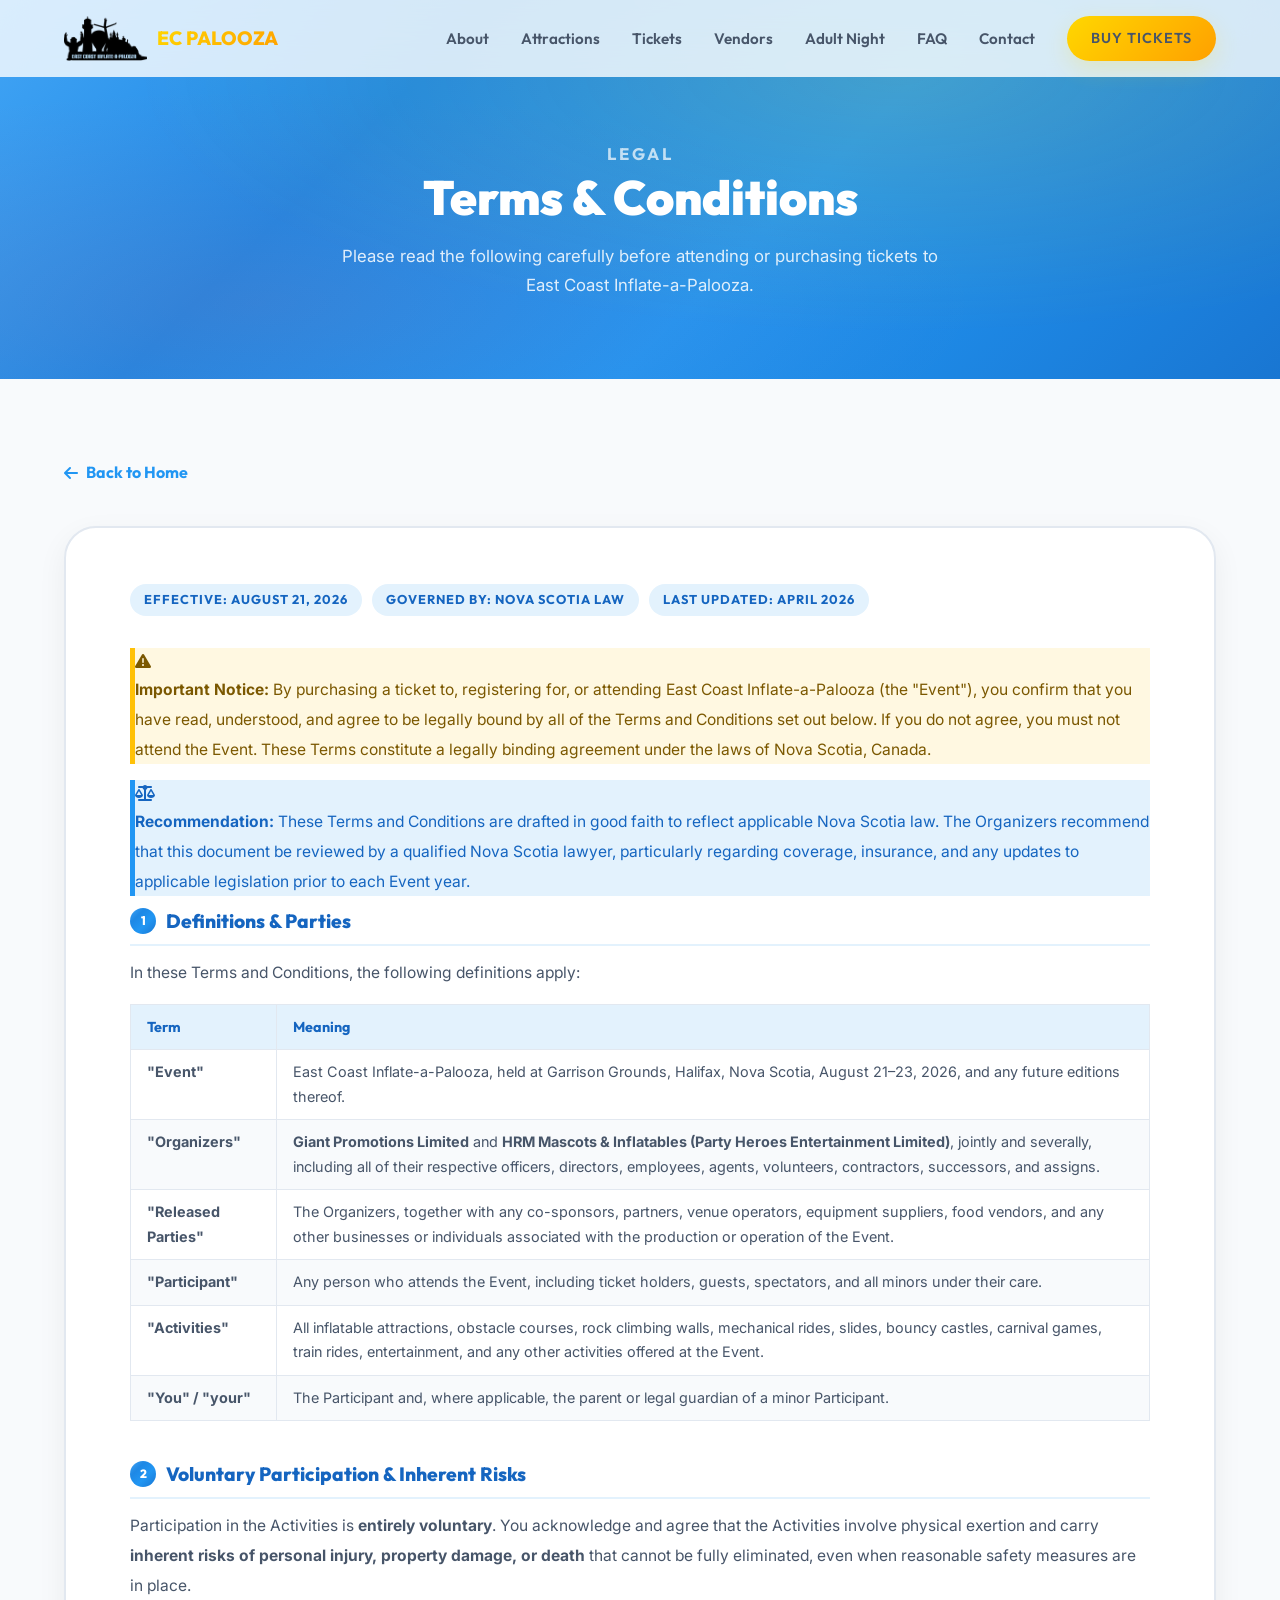
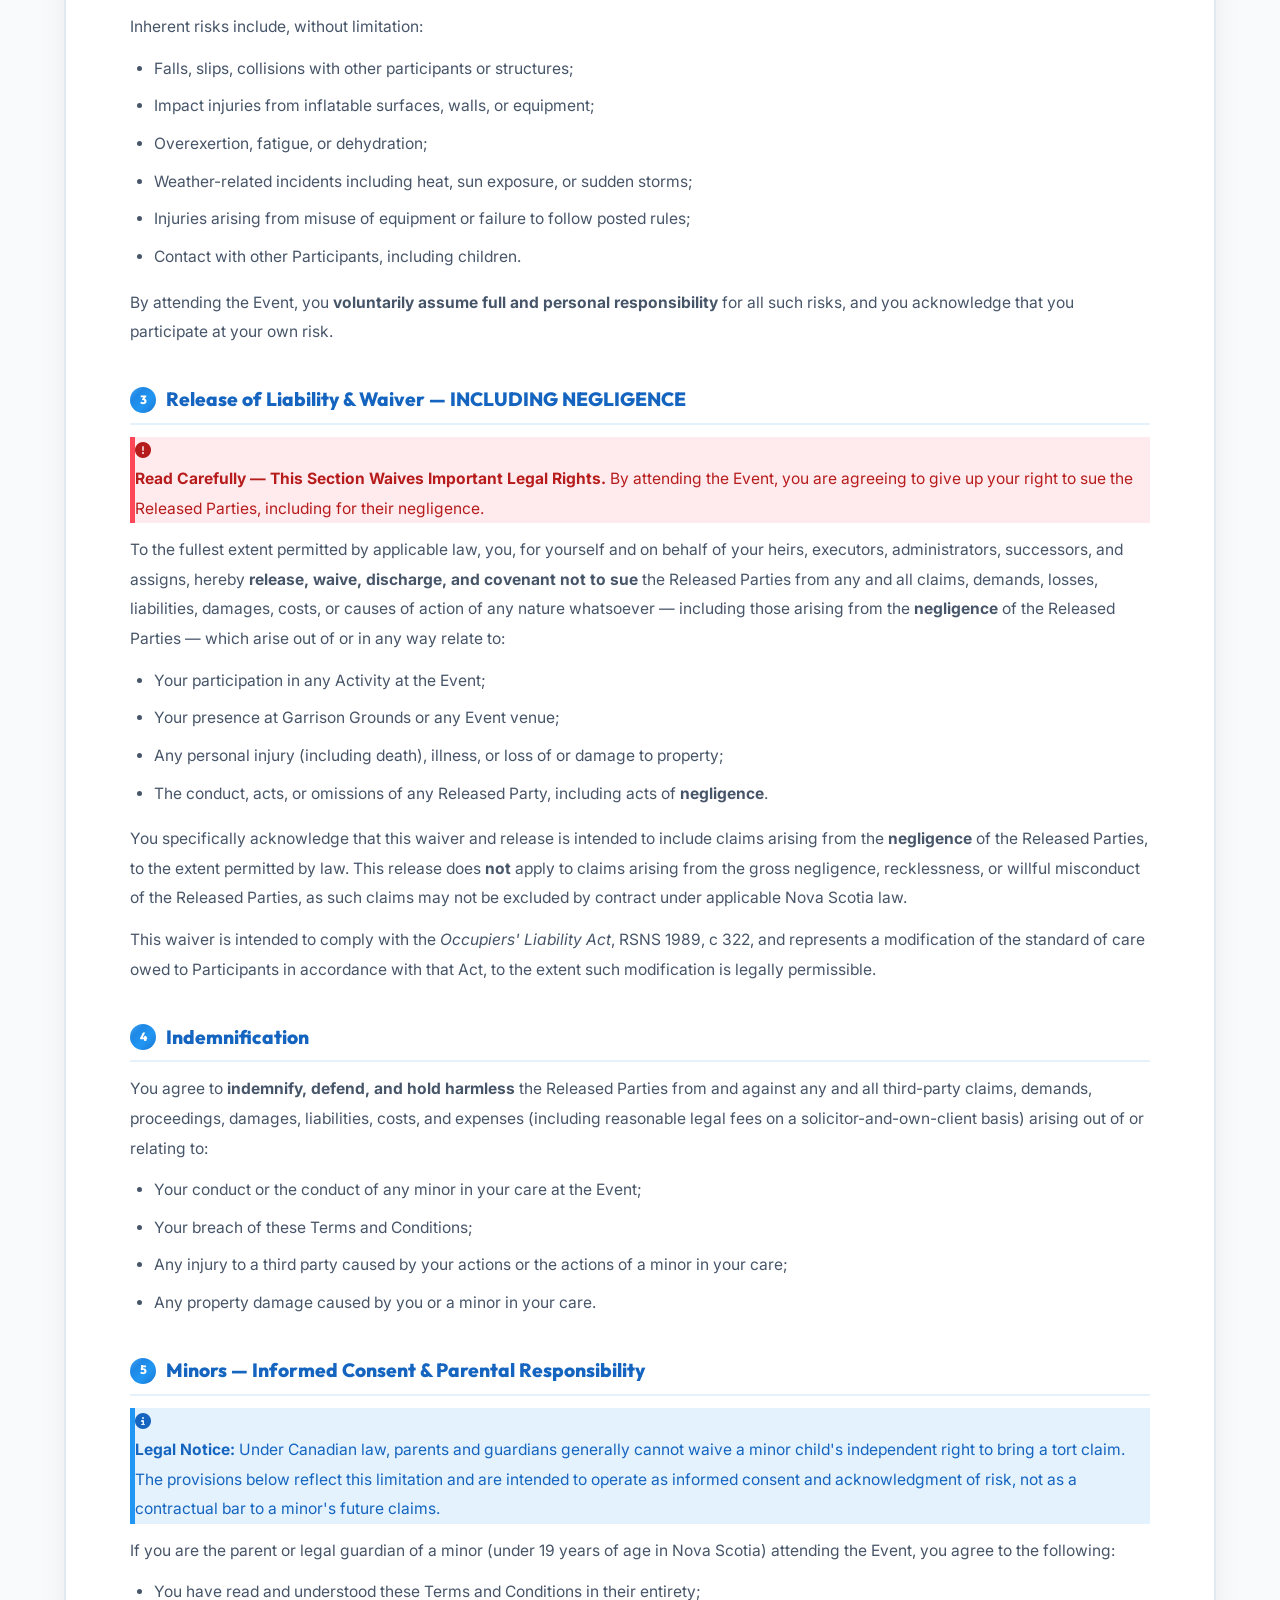
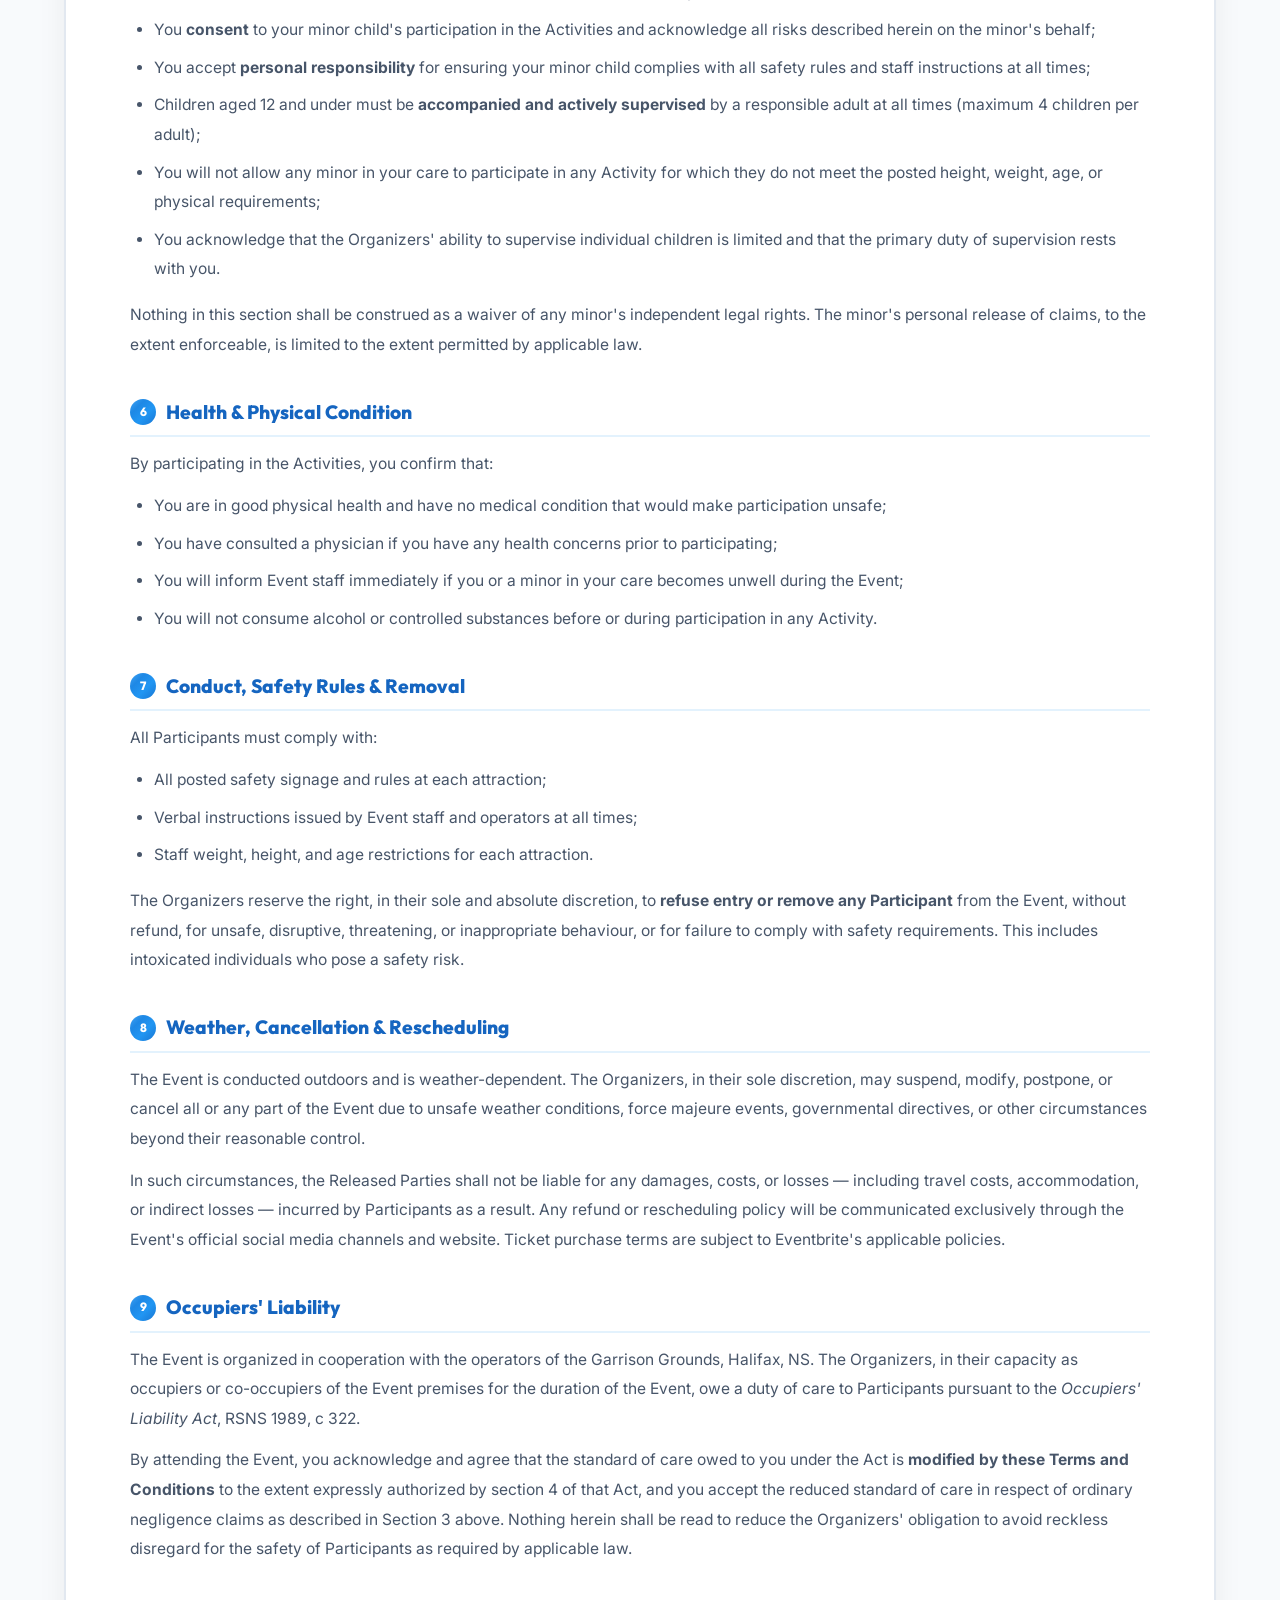
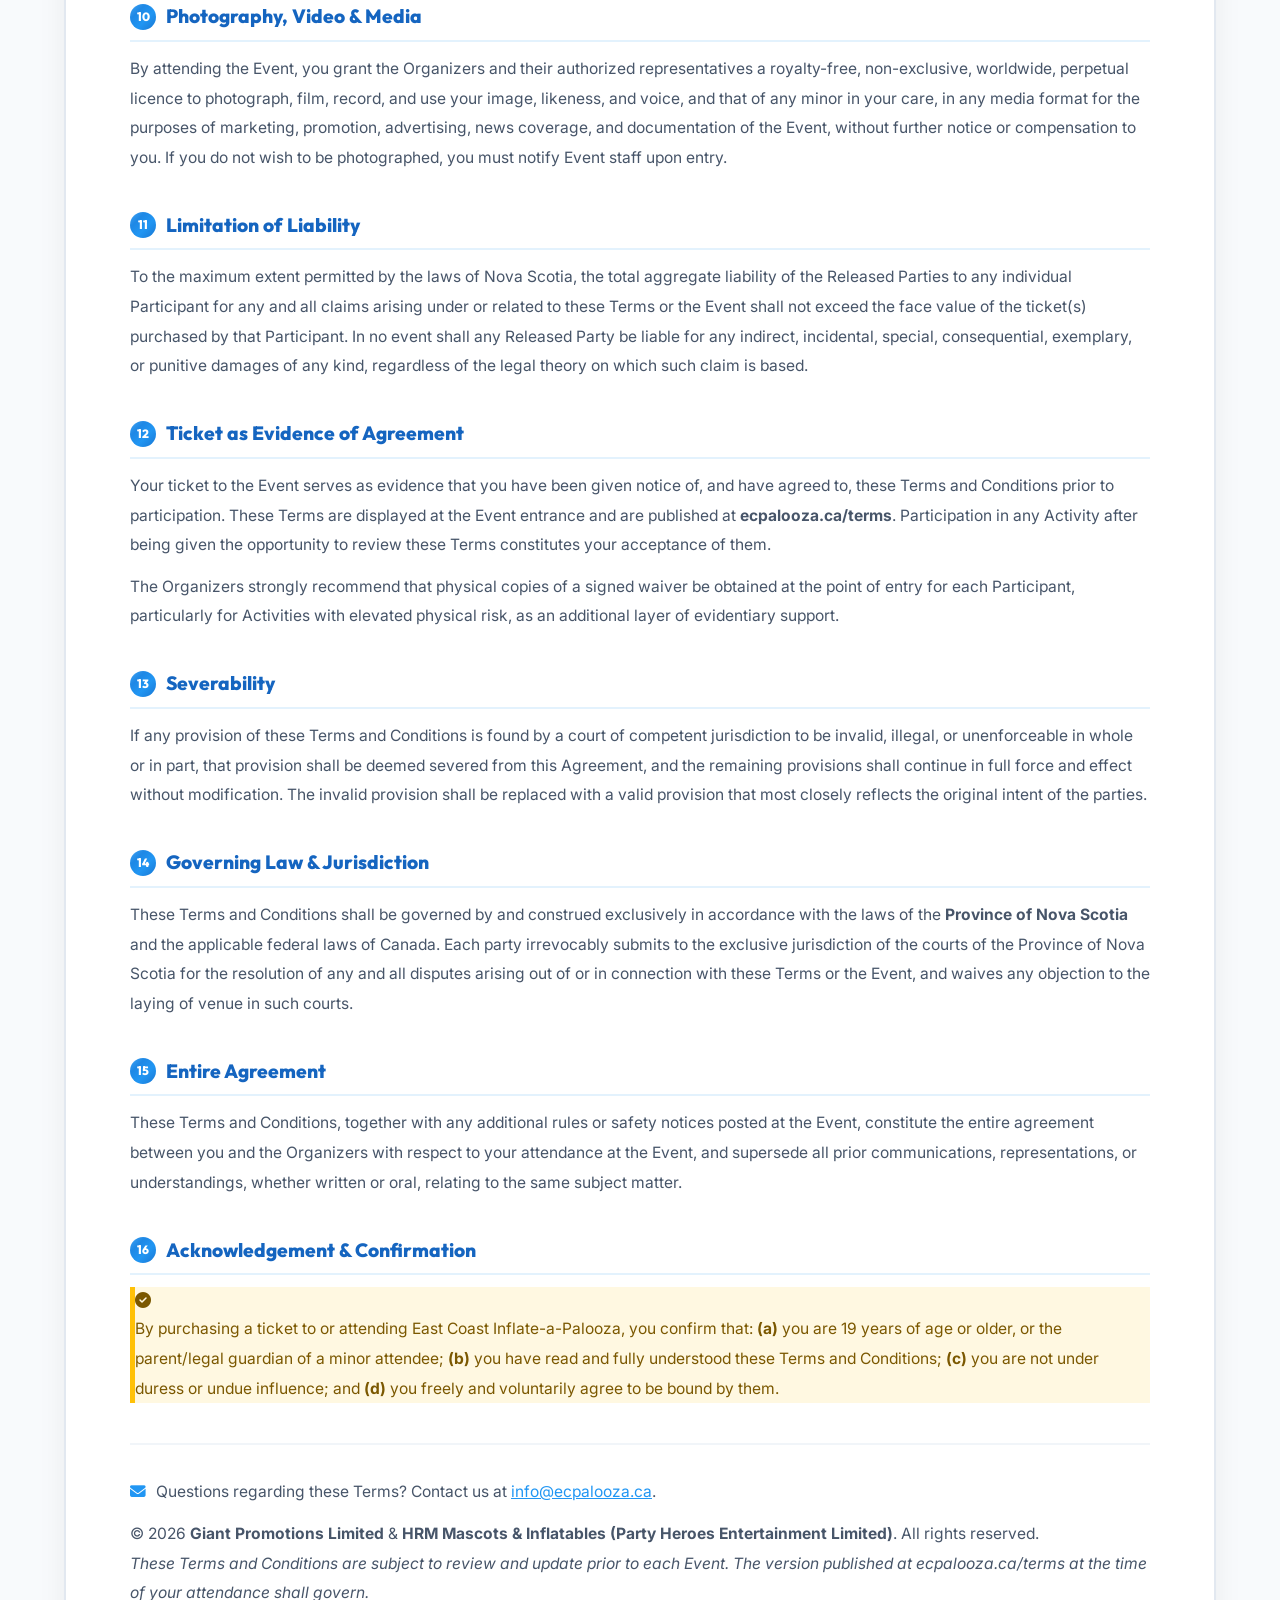
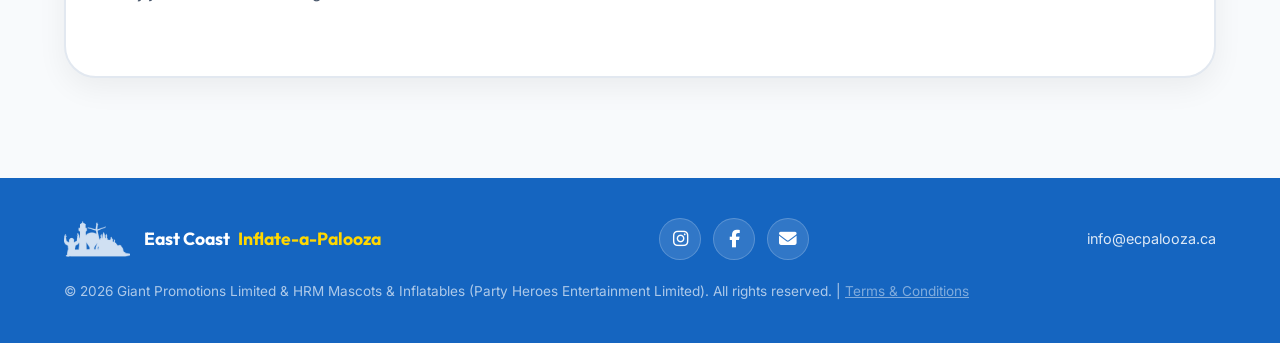
<file: terms.html>
<!DOCTYPE html>
<html lang="en">
<head>
  <meta charset="UTF-8">
  <meta name="viewport" content="width=device-width, initial-scale=1.0">
  <title>Terms & Conditions | East Coast Inflate-a-Palooza</title>
  <meta name="description" content="Terms and Conditions, assumption of risk, and liability policy for East Coast Inflate-a-Palooza. Governed by the laws of Nova Scotia, Canada.">
  <link rel="stylesheet" href="styles.css">
  <link rel="stylesheet" href="https://cdnjs.cloudflare.com/ajax/libs/font-awesome/6.5.1/css/all.min.css">
  <style>
    .terms-hero {
      background: var(--gradient-hero);
      padding: 140px 0 80px;
      text-align: center;
      color: var(--white);
      position: relative;
      overflow: hidden;
    }
    .terms-hero::before {
      content: '';
      position: absolute;
      inset: 0;
      background: radial-gradient(ellipse at 70% 20%, rgba(255,215,0,0.15) 0%, transparent 60%),
                  radial-gradient(ellipse at 20% 80%, rgba(255,71,87,0.1) 0%, transparent 50%);
    }
    .terms-hero > * { position: relative; z-index: 1; }
    .terms-hero h1 { font-size: clamp(2rem, 4vw, 3rem); margin-bottom: 16px; }
    .terms-hero p { color: rgba(255,255,255,0.85); font-size: 1.05rem; max-width: 600px; margin: 0 auto; }

    .terms-body {
      padding: 80px 0 100px;
      background: var(--gray-50);
    }
    .terms-card {
      background: var(--white);
      border: 2px solid var(--gray-200);
      border-radius: var(--border-radius-lg);
      padding: 56px 64px;
      box-shadow: var(--shadow-md);
    }
    .terms-card .meta-row {
      display: flex;
      flex-wrap: wrap;
      gap: 10px;
      margin-bottom: 32px;
    }
    .terms-card .meta-tag {
      display: inline-block;
      background: var(--blue-sky);
      color: var(--blue-deep);
      font-family: var(--font-heading);
      font-weight: 700;
      font-size: 0.8rem;
      padding: 5px 14px;
      border-radius: 50px;
      letter-spacing: 1px;
      text-transform: uppercase;
    }
    .terms-card h2 {
      font-size: 1.2rem;
      color: var(--blue-deep);
      margin: 40px 0 12px;
      padding-bottom: 10px;
      border-bottom: 2px solid var(--blue-sky);
      display: flex;
      align-items: center;
      gap: 10px;
    }
    .terms-card h2 span.sec-num {
      background: var(--gradient-hero);
      color: var(--white);
      font-size: 0.75rem;
      width: 26px;
      height: 26px;
      border-radius: 50%;
      display: inline-flex;
      align-items: center;
      justify-content: center;
      flex-shrink: 0;
    }
    .terms-card h2:first-of-type { margin-top: 0; }
    .terms-card p,
    .terms-card li {
      color: var(--gray-600);
      line-height: 1.9;
      font-size: 0.975rem;
      margin-bottom: 12px;
    }
    .terms-card ul {
      list-style: disc;
      padding-left: 24px;
      margin-bottom: 16px;
    }
    .terms-card ul li { margin-bottom: 8px; }

    .alert-box {
      border-radius: 14px;
      padding: 20px 24px;
      margin: 20px 0;
      display: flex;
      gap: 14px;
      align-items: flex-start;
    }
    .alert-box i { font-size: 1.2rem; flex-shrink: 0; margin-top: 2px; }
    .alert-box p { margin: 0; line-height: 1.6; font-size: 0.95rem; }

    .alert-warning {
      background: #FFF8E1;
      border-left: 5px solid var(--yellow-warm);
    }
    .alert-warning i, .alert-warning p { color: #7B5800; }

    .alert-info {
      background: var(--blue-sky);
      border-left: 5px solid var(--blue);
    }
    .alert-info i, .alert-info p { color: var(--blue-deep); }

    .alert-red {
      background: var(--red-light);
      border-left: 5px solid var(--red);
    }
    .alert-red i, .alert-red p { color: #B71C1C; }

    .back-link {
      display: inline-flex;
      align-items: center;
      gap: 8px;
      color: var(--blue);
      font-family: var(--font-heading);
      font-weight: 700;
      margin-bottom: 40px;
      transition: var(--transition);
    }
    .back-link:hover { color: var(--blue-deep); gap: 12px; }

    .parties-table {
      width: 100%;
      border-collapse: collapse;
      margin: 16px 0 24px;
      font-size: 0.9rem;
    }
    .parties-table th {
      background: var(--blue-sky);
      color: var(--blue-deep);
      font-family: var(--font-heading);
      font-weight: 700;
      padding: 10px 16px;
      text-align: left;
      border: 1px solid var(--gray-200);
    }
    .parties-table td {
      padding: 10px 16px;
      border: 1px solid var(--gray-200);
      color: var(--gray-600);
      vertical-align: top;
    }
    .parties-table tr:nth-child(even) td { background: var(--gray-50); }

    .footer-note {
      margin-top: 40px;
      padding-top: 32px;
      border-top: 2px solid var(--gray-100);
      color: var(--gray-400);
      font-size: 0.85rem;
      line-height: 1.7;
    }

    @media (max-width: 768px) {
      .terms-card { padding: 32px 20px; }
      .parties-table { font-size: 0.8rem; }
    }
  </style>
</head>
<body>

  <!-- ===== NAVIGATION ===== -->
  <nav class="navbar" id="navbar">
    <div class="nav-container">
      <a href="index.html" class="nav-logo">
        <img src="images/logo.png" alt="East Coast Inflate-a-Palooza Logo">
        <span>EC PALOOZA</span>
      </a>
      <div class="nav-links" id="nav-links">
        <a href="index.html#about">About</a>
        <a href="index.html#attractions">Attractions</a>
        <a href="index.html#tickets">Tickets</a>
        <a href="vendors.html">Vendors</a>
        <a href="adult-night.html">Adult Night</a>
        <a href="faq.html">FAQ</a>
        <a href="index.html#contact">Contact</a>
        <a href="tickets.html" class="btn btn-primary">Buy Tickets</a>
      </div>
      <button class="hamburger" id="hamburger" aria-label="Toggle menu">
        <span></span><span></span><span></span>
      </button>
    </div>
  </nav>

  <!-- ===== HERO ===== -->
  <div class="terms-hero">
    <div class="container">
      <p class="section-subtitle" style="color:rgba(255,255,255,0.7);">Legal</p>
      <h1>Terms &amp; Conditions</h1>
      <p>Please read the following carefully before attending or purchasing tickets to East Coast Inflate-a-Palooza.</p>
    </div>
  </div>

  <!-- ===== TERMS BODY ===== -->
  <section class="terms-body">
    <div class="container">
      <a href="index.html" class="back-link">
        <i class="fas fa-arrow-left"></i> Back to Home
      </a>

      <div class="terms-card">

        <div class="meta-row">
          <span class="meta-tag">Effective: August 21, 2026</span>
          <span class="meta-tag">Governed by: Nova Scotia Law</span>
          <span class="meta-tag">Last Updated: April 2026</span>
        </div>

        <div class="alert-warning">
          <i class="fas fa-exclamation-triangle"></i>
          <p><strong>Important Notice:</strong> By purchasing a ticket to, registering for, or attending East Coast Inflate-a-Palooza (the "Event"), you confirm that you have read, understood, and agree to be legally bound by all of the Terms and Conditions set out below. If you do not agree, you must not attend the Event. These Terms constitute a legally binding agreement under the laws of Nova Scotia, Canada.</p>
        </div>

        <div class="alert-info" style="margin-top:16px;">
          <i class="fas fa-balance-scale"></i>
          <p><strong>Recommendation:</strong> These Terms and Conditions are drafted in good faith to reflect applicable Nova Scotia law. The Organizers recommend that this document be reviewed by a qualified Nova Scotia lawyer, particularly regarding coverage, insurance, and any updates to applicable legislation prior to each Event year.</p>
        </div>

        <!-- SECTION 1 -->
        <h2><span class="sec-num">1</span> Definitions &amp; Parties</h2>
        <p>In these Terms and Conditions, the following definitions apply:</p>
        <table class="parties-table">
          <thead>
            <tr>
              <th>Term</th>
              <th>Meaning</th>
            </tr>
          </thead>
          <tbody>
            <tr>
              <td><strong>"Event"</strong></td>
              <td>East Coast Inflate-a-Palooza, held at Garrison Grounds, Halifax, Nova Scotia, August 21–23, 2026, and any future editions thereof.</td>
            </tr>
            <tr>
              <td><strong>"Organizers"</strong></td>
              <td><strong>Giant Promotions Limited</strong> and <strong>HRM Mascots &amp; Inflatables (Party Heroes Entertainment Limited)</strong>, jointly and severally, including all of their respective officers, directors, employees, agents, volunteers, contractors, successors, and assigns.</td>
            </tr>
            <tr>
              <td><strong>"Released Parties"</strong></td>
              <td>The Organizers, together with any co-sponsors, partners, venue operators, equipment suppliers, food vendors, and any other businesses or individuals associated with the production or operation of the Event.</td>
            </tr>
            <tr>
              <td><strong>"Participant"</strong></td>
              <td>Any person who attends the Event, including ticket holders, guests, spectators, and all minors under their care.</td>
            </tr>
            <tr>
              <td><strong>"Activities"</strong></td>
              <td>All inflatable attractions, obstacle courses, rock climbing walls, mechanical rides, slides, bouncy castles, carnival games, train rides, entertainment, and any other activities offered at the Event.</td>
            </tr>
            <tr>
              <td><strong>"You" / "your"</strong></td>
              <td>The Participant and, where applicable, the parent or legal guardian of a minor Participant.</td>
            </tr>
          </tbody>
        </table>

        <!-- SECTION 2 -->
        <h2><span class="sec-num">2</span> Voluntary Participation &amp; Inherent Risks</h2>
        <p>Participation in the Activities is <strong>entirely voluntary</strong>. You acknowledge and agree that the Activities involve physical exertion and carry <strong>inherent risks of personal injury, property damage, or death</strong> that cannot be fully eliminated, even when reasonable safety measures are in place.</p>
        <p>Inherent risks include, without limitation:</p>
        <ul>
          <li>Falls, slips, collisions with other participants or structures;</li>
          <li>Impact injuries from inflatable surfaces, walls, or equipment;</li>
          <li>Overexertion, fatigue, or dehydration;</li>
          <li>Weather-related incidents including heat, sun exposure, or sudden storms;</li>
          <li>Injuries arising from misuse of equipment or failure to follow posted rules;</li>
          <li>Contact with other Participants, including children.</li>
        </ul>
        <p>By attending the Event, you <strong>voluntarily assume full and personal responsibility</strong> for all such risks, and you acknowledge that you participate at your own risk.</p>

        <!-- SECTION 3 -->
        <h2><span class="sec-num">3</span> Release of Liability &amp; Waiver — INCLUDING NEGLIGENCE</h2>

        <div class="alert-red">
          <i class="fas fa-exclamation-circle"></i>
          <p><strong>Read Carefully — This Section Waives Important Legal Rights.</strong> By attending the Event, you are agreeing to give up your right to sue the Released Parties, including for their negligence.</p>
        </div>

        <p>To the fullest extent permitted by applicable law, you, for yourself and on behalf of your heirs, executors, administrators, successors, and assigns, hereby <strong>release, waive, discharge, and covenant not to sue</strong> the Released Parties from any and all claims, demands, losses, liabilities, damages, costs, or causes of action of any nature whatsoever — including those arising from the <strong>negligence</strong> of the Released Parties — which arise out of or in any way relate to:</p>
        <ul>
          <li>Your participation in any Activity at the Event;</li>
          <li>Your presence at Garrison Grounds or any Event venue;</li>
          <li>Any personal injury (including death), illness, or loss of or damage to property;</li>
          <li>The conduct, acts, or omissions of any Released Party, including acts of <strong>negligence</strong>.</li>
        </ul>
        <p>You specifically acknowledge that this waiver and release is intended to include claims arising from the <strong>negligence</strong> of the Released Parties, to the extent permitted by law. This release does <strong>not</strong> apply to claims arising from the gross negligence, recklessness, or willful misconduct of the Released Parties, as such claims may not be excluded by contract under applicable Nova Scotia law.</p>
        <p>This waiver is intended to comply with the <em>Occupiers' Liability Act</em>, RSNS 1989, c 322, and represents a modification of the standard of care owed to Participants in accordance with that Act, to the extent such modification is legally permissible.</p>

        <!-- SECTION 4 -->
        <h2><span class="sec-num">4</span> Indemnification</h2>
        <p>You agree to <strong>indemnify, defend, and hold harmless</strong> the Released Parties from and against any and all third-party claims, demands, proceedings, damages, liabilities, costs, and expenses (including reasonable legal fees on a solicitor-and-own-client basis) arising out of or relating to:</p>
        <ul>
          <li>Your conduct or the conduct of any minor in your care at the Event;</li>
          <li>Your breach of these Terms and Conditions;</li>
          <li>Any injury to a third party caused by your actions or the actions of a minor in your care;</li>
          <li>Any property damage caused by you or a minor in your care.</li>
        </ul>

        <!-- SECTION 5 -->
        <h2><span class="sec-num">5</span> Minors — Informed Consent &amp; Parental Responsibility</h2>

        <div class="alert-info">
          <i class="fas fa-info-circle"></i>
          <p><strong>Legal Notice:</strong> Under Canadian law, parents and guardians generally cannot waive a minor child's independent right to bring a tort claim. The provisions below reflect this limitation and are intended to operate as informed consent and acknowledgment of risk, not as a contractual bar to a minor's future claims.</p>
        </div>

        <p>If you are the parent or legal guardian of a minor (under 19 years of age in Nova Scotia) attending the Event, you agree to the following:</p>
        <ul>
          <li>You have read and understood these Terms and Conditions in their entirety;</li>
          <li>You <strong>consent</strong> to your minor child's participation in the Activities and acknowledge all risks described herein on the minor's behalf;</li>
          <li>You accept <strong>personal responsibility</strong> for ensuring your minor child complies with all safety rules and staff instructions at all times;</li>
          <li>Children aged 12 and under must be <strong>accompanied and actively supervised</strong> by a responsible adult at all times (maximum 4 children per adult);</li>
          <li>You will not allow any minor in your care to participate in any Activity for which they do not meet the posted height, weight, age, or physical requirements;</li>
          <li>You acknowledge that the Organizers' ability to supervise individual children is limited and that the primary duty of supervision rests with you.</li>
        </ul>
        <p>Nothing in this section shall be construed as a waiver of any minor's independent legal rights. The minor's personal release of claims, to the extent enforceable, is limited to the extent permitted by applicable law.</p>

        <!-- SECTION 6 -->
        <h2><span class="sec-num">6</span> Health &amp; Physical Condition</h2>
        <p>By participating in the Activities, you confirm that:</p>
        <ul>
          <li>You are in good physical health and have no medical condition that would make participation unsafe;</li>
          <li>You have consulted a physician if you have any health concerns prior to participating;</li>
          <li>You will inform Event staff immediately if you or a minor in your care becomes unwell during the Event;</li>
          <li>You will not consume alcohol or controlled substances before or during participation in any Activity.</li>
        </ul>

        <!-- SECTION 7 -->
        <h2><span class="sec-num">7</span> Conduct, Safety Rules &amp; Removal</h2>
        <p>All Participants must comply with:</p>
        <ul>
          <li>All posted safety signage and rules at each attraction;</li>
          <li>Verbal instructions issued by Event staff and operators at all times;</li>
          <li>Staff weight, height, and age restrictions for each attraction.</li>
        </ul>
        <p>The Organizers reserve the right, in their sole and absolute discretion, to <strong>refuse entry or remove any Participant</strong> from the Event, without refund, for unsafe, disruptive, threatening, or inappropriate behaviour, or for failure to comply with safety requirements. This includes intoxicated individuals who pose a safety risk.</p>

        <!-- SECTION 8 -->
        <h2><span class="sec-num">8</span> Weather, Cancellation &amp; Rescheduling</h2>
        <p>The Event is conducted outdoors and is weather-dependent. The Organizers, in their sole discretion, may suspend, modify, postpone, or cancel all or any part of the Event due to unsafe weather conditions, force majeure events, governmental directives, or other circumstances beyond their reasonable control.</p>
        <p>In such circumstances, the Released Parties shall not be liable for any damages, costs, or losses — including travel costs, accommodation, or indirect losses — incurred by Participants as a result. Any refund or rescheduling policy will be communicated exclusively through the Event's official social media channels and website. Ticket purchase terms are subject to Eventbrite's applicable policies.</p>

        <!-- SECTION 9 -->
        <h2><span class="sec-num">9</span> Occupiers' Liability</h2>
        <p>The Event is organized in cooperation with the operators of the Garrison Grounds, Halifax, NS. The Organizers, in their capacity as occupiers or co-occupiers of the Event premises for the duration of the Event, owe a duty of care to Participants pursuant to the <em>Occupiers' Liability Act</em>, RSNS 1989, c 322.</p>
        <p>By attending the Event, you acknowledge and agree that the standard of care owed to you under the Act is <strong>modified by these Terms and Conditions</strong> to the extent expressly authorized by section 4 of that Act, and you accept the reduced standard of care in respect of ordinary negligence claims as described in Section 3 above. Nothing herein shall be read to reduce the Organizers' obligation to avoid reckless disregard for the safety of Participants as required by applicable law.</p>

        <!-- SECTION 10 -->
        <h2><span class="sec-num">10</span> Photography, Video &amp; Media</h2>
        <p>By attending the Event, you grant the Organizers and their authorized representatives a royalty-free, non-exclusive, worldwide, perpetual licence to photograph, film, record, and use your image, likeness, and voice, and that of any minor in your care, in any media format for the purposes of marketing, promotion, advertising, news coverage, and documentation of the Event, without further notice or compensation to you. If you do not wish to be photographed, you must notify Event staff upon entry.</p>

        <!-- SECTION 11 -->
        <h2><span class="sec-num">11</span> Limitation of Liability</h2>
        <p>To the maximum extent permitted by the laws of Nova Scotia, the total aggregate liability of the Released Parties to any individual Participant for any and all claims arising under or related to these Terms or the Event shall not exceed the face value of the ticket(s) purchased by that Participant. In no event shall any Released Party be liable for any indirect, incidental, special, consequential, exemplary, or punitive damages of any kind, regardless of the legal theory on which such claim is based.</p>

        <!-- SECTION 12 -->
        <h2><span class="sec-num">12</span> Ticket as Evidence of Agreement</h2>
        <p>Your ticket to the Event serves as evidence that you have been given notice of, and have agreed to, these Terms and Conditions prior to participation. These Terms are displayed at the Event entrance and are published at <strong>ecpalooza.ca/terms</strong>. Participation in any Activity after being given the opportunity to review these Terms constitutes your acceptance of them.</p>
        <p>The Organizers strongly recommend that physical copies of a signed waiver be obtained at the point of entry for each Participant, particularly for Activities with elevated physical risk, as an additional layer of evidentiary support.</p>

        <!-- SECTION 13 -->
        <h2><span class="sec-num">13</span> Severability</h2>
        <p>If any provision of these Terms and Conditions is found by a court of competent jurisdiction to be invalid, illegal, or unenforceable in whole or in part, that provision shall be deemed severed from this Agreement, and the remaining provisions shall continue in full force and effect without modification. The invalid provision shall be replaced with a valid provision that most closely reflects the original intent of the parties.</p>

        <!-- SECTION 14 -->
        <h2><span class="sec-num">14</span> Governing Law &amp; Jurisdiction</h2>
        <p>These Terms and Conditions shall be governed by and construed exclusively in accordance with the laws of the <strong>Province of Nova Scotia</strong> and the applicable federal laws of Canada. Each party irrevocably submits to the exclusive jurisdiction of the courts of the Province of Nova Scotia for the resolution of any and all disputes arising out of or in connection with these Terms or the Event, and waives any objection to the laying of venue in such courts.</p>

        <!-- SECTION 15 -->
        <h2><span class="sec-num">15</span> Entire Agreement</h2>
        <p>These Terms and Conditions, together with any additional rules or safety notices posted at the Event, constitute the entire agreement between you and the Organizers with respect to your attendance at the Event, and supersede all prior communications, representations, or understandings, whether written or oral, relating to the same subject matter.</p>

        <!-- SECTION 16 -->
        <h2><span class="sec-num">16</span> Acknowledgement &amp; Confirmation</h2>
        <div class="alert-warning">
          <i class="fas fa-check-circle"></i>
          <p>By purchasing a ticket to or attending East Coast Inflate-a-Palooza, you confirm that: <strong>(a)</strong> you are 19 years of age or older, or the parent/legal guardian of a minor attendee; <strong>(b)</strong> you have read and fully understood these Terms and Conditions; <strong>(c)</strong> you are not under duress or undue influence; and <strong>(d)</strong> you freely and voluntarily agree to be bound by them.</p>
        </div>

        <div class="footer-note">
          <p>
            <i class="fas fa-envelope" style="margin-right:6px;color:var(--blue);"></i>
            Questions regarding these Terms? Contact us at <a href="mailto:info@ecpalooza.ca" style="color:var(--blue);text-decoration:underline;">info@ecpalooza.ca</a>.
          </p>
          <p style="margin-top:8px;">
            &copy; 2026 <strong>Giant Promotions Limited</strong> &amp; <strong>HRM Mascots &amp; Inflatables (Party Heroes Entertainment Limited)</strong>. All rights reserved.<br>
            <em>These Terms and Conditions are subject to review and update prior to each Event. The version published at ecpalooza.ca/terms at the time of your attendance shall govern.</em>
          </p>
        </div>
      </div>
    </div>
  </section>

  <!-- ===== FOOTER ===== -->
  <footer class="footer">
    <div class="container">
      <div class="footer-content">
        <div class="footer-brand">
          <img src="images/logo.png" alt="EC Palooza" class="footer-logo">
          East Coast <span>Inflate-a-Palooza</span>
        </div>
        <div class="footer-social">
          <a href="https://www.instagram.com/ecpalooza" target="_blank" aria-label="Instagram"><i class="fab fa-instagram"></i></a>
          <a href="https://www.facebook.com/p/East-Coast-Inflate-a-Palooza-61561594187556/" target="_blank" aria-label="Facebook"><i class="fab fa-facebook-f"></i></a>
          <a href="mailto:info@ecpalooza.ca" aria-label="Email"><i class="fas fa-envelope"></i></a>
        </div>
        <a href="mailto:info@ecpalooza.ca" class="footer-email">info@ecpalooza.ca</a>
        <p class="footer-copyright">&copy; 2026 Giant Promotions Limited &amp; HRM Mascots &amp; Inflatables (Party Heroes Entertainment Limited). All rights reserved. | <a href="terms.html" style="color:inherit;text-decoration:underline;opacity:0.7;">Terms &amp; Conditions</a></p>
      </div>
    </div>
  </footer>

  <script src="script.js"></script>
</body>
</html>
</file>
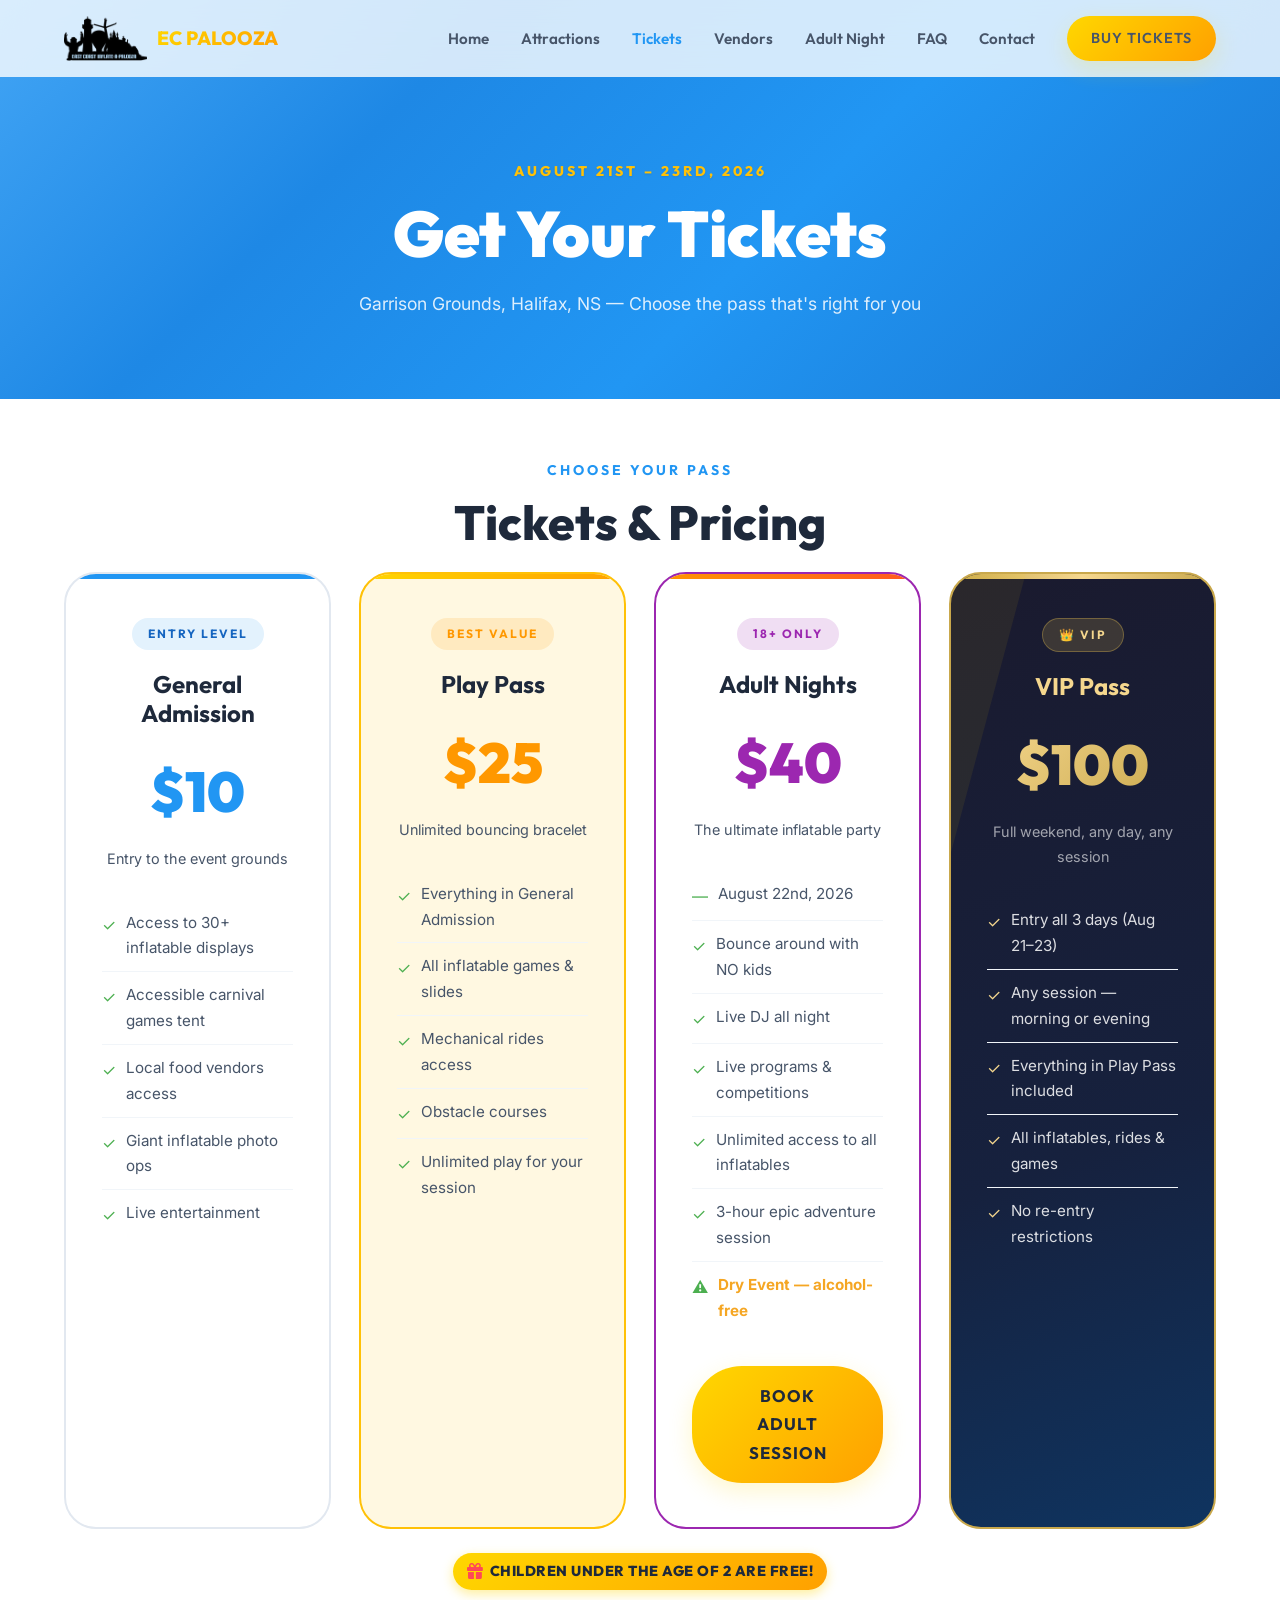
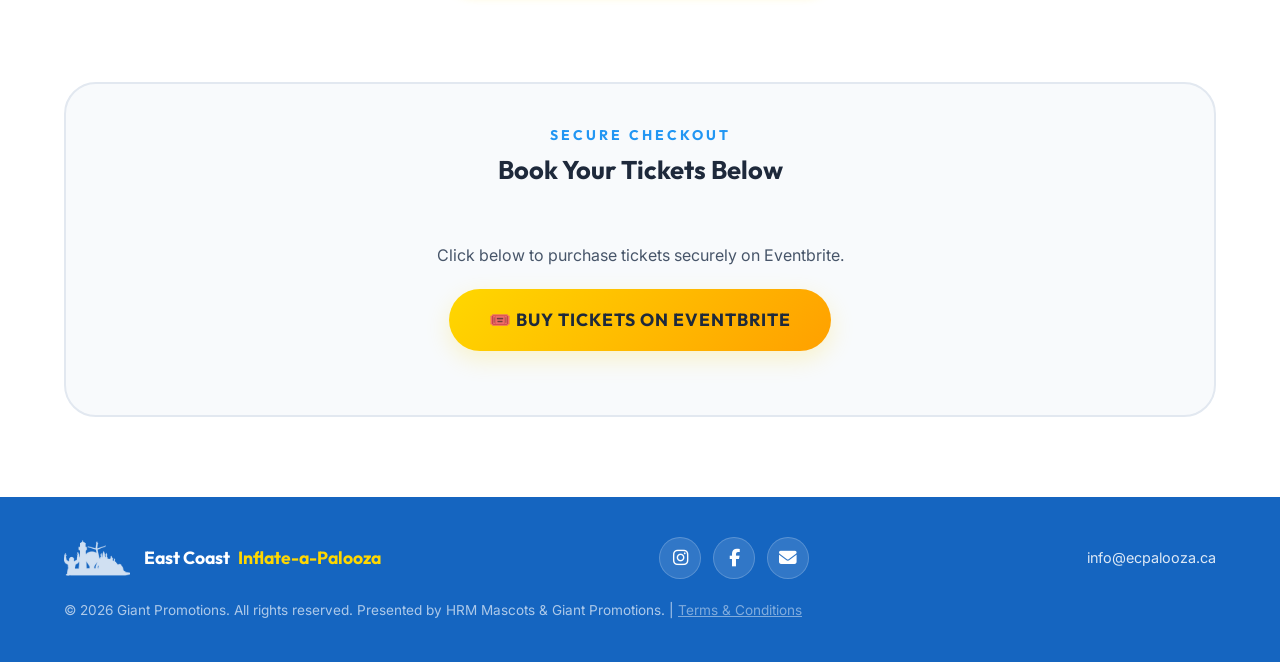
<file: tickets.html>
<!DOCTYPE html>
<html lang="en">
<head>
  <meta charset="UTF-8">
  <meta name="viewport" content="width=device-width, initial-scale=1.0">
  <title>Buy Tickets | East Coast Inflate-a-Palooza</title>
  <meta name="description" content="Get your tickets for East Coast Inflate-a-Palooza — Atlantic Canada's Largest Inflatable Extravaganza! General Admission, Play Pass, Adult Nights & VIP available.">
  <link rel="stylesheet" href="styles.css">
  <link rel="stylesheet" href="https://cdnjs.cloudflare.com/ajax/libs/font-awesome/6.5.1/css/all.min.css">
</head>
<body>

  <!-- ===== NAVIGATION ===== -->
  <nav class="navbar scrolled" id="navbar">
    <div class="nav-container">
      <a href="index.html" class="nav-logo">
        <img src="images/logo.png" alt="East Coast Inflate-a-Palooza Logo">
        <span>EC PALOOZA</span>
      </a>
      <div class="nav-links" id="nav-links">
        <a href="index.html">Home</a>
        <a href="index.html#attractions">Attractions</a>
        <a href="tickets.html" style="color: var(--blue);">Tickets</a>
        <a href="vendors.html">Vendors</a>
        <a href="adult-night.html">Adult Night</a>
        <a href="faq.html">FAQ</a>
        <a href="index.html#contact">Contact</a>
        <a href="tickets.html" class="btn btn-primary">Buy Tickets</a>
      </div>
      <button class="hamburger" id="hamburger" aria-label="Toggle menu">
        <span></span>
        <span></span>
        <span></span>
      </button>
    </div>
  </nav>

  <!-- ===== HERO ===== -->
  <section class="faq-hero">
    <div class="container">
      <p class="section-subtitle">August 21st – 23rd, 2026</p>
      <h1>Get Your Tickets</h1>
      <p style="color: rgba(255,255,255,0.85); margin-top: 16px; font-size: 1.1rem;">Garrison Grounds, Halifax, NS — Choose the pass that's right for you</p>
    </div>
  </section>

  <!-- ===== TICKET TIERS ===== -->
  <section class="tickets" id="tickets" style="padding-top: 60px; padding-bottom: 20px;">
    <div class="container">
      <p class="section-subtitle animate-on-scroll" style="text-align:center;">Choose Your Pass</p>
      <h2 class="section-title animate-on-scroll" style="text-align:center;">Tickets &amp; Pricing</h2>
      <div class="tickets-grid">

        <div class="ticket-card general animate-on-scroll">
          <span class="ticket-badge">Entry Level</span>
          <h3>General Admission</h3>
          <div class="ticket-price">$10</div>
          <p class="ticket-price-label">Entry to the event grounds</p>
          <ul class="ticket-features">
            <li><span class="check">✓</span> Access to 30+ inflatable displays</li>
            <li><span class="check">✓</span> Accessible carnival games tent</li>
            <li><span class="check">✓</span> Local food vendors access</li>
            <li><span class="check">✓</span> Giant inflatable photo ops</li>
            <li><span class="check">✓</span> Live entertainment</li>
          </ul>
        </div>

        <div class="ticket-card playpass animate-on-scroll">
          <span class="ticket-badge">Best Value</span>
          <h3>Play Pass</h3>
          <div class="ticket-price">$25</div>
          <p class="ticket-price-label">Unlimited bouncing bracelet</p>
          <ul class="ticket-features">
            <li><span class="check">✓</span> Everything in General Admission</li>
            <li><span class="check">✓</span> All inflatable games &amp; slides</li>
            <li><span class="check">✓</span> Mechanical rides access</li>
            <li><span class="check">✓</span> Obstacle courses</li>
            <li><span class="check">✓</span> Unlimited play for your session</li>
          </ul>
        </div>

        <div class="ticket-card adultnight animate-on-scroll">
          <span class="ticket-badge">18+ Only</span>
          <h3>Adult Nights</h3>
          <div class="ticket-price">$40</div>
          <p class="ticket-price-label">The ultimate inflatable party</p>
          <ul class="ticket-features">
            <li><span class="check">—</span> August 22nd, 2026</li>
            <li><span class="check">✓</span> Bounce around with NO kids</li>
            <li><span class="check">✓</span> Live DJ all night</li>
            <li><span class="check">✓</span> Live programs &amp; competitions</li>
            <li><span class="check">✓</span> Unlimited access to all inflatables</li>
            <li><span class="check">✓</span> 3-hour epic adventure session</li>
            <li style="color:#f5a623;font-weight:700;"><span class="check">&#9888;</span> Dry Event — alcohol-free</li>
          </ul>
          <a href="adult-night.html" class="btn btn-primary" style="width:100%;">Book Adult Session</a>
        </div>

        <div class="ticket-card vip animate-on-scroll">
          <span class="ticket-badge">👑 VIP</span>
          <h3>VIP Pass</h3>
          <div class="ticket-price">$100</div>
          <p class="ticket-price-label">Full weekend, any day, any session</p>
          <ul class="ticket-features">
            <li><span class="check">✓</span> Entry all 3 days (Aug 21–23)</li>
            <li><span class="check">✓</span> Any session — morning or evening</li>
            <li><span class="check">✓</span> Everything in Play Pass included</li>
            <li><span class="check">✓</span> All inflatables, rides &amp; games</li>
            <li><span class="check">✓</span> No re-entry restrictions</li>
          </ul>
        </div>

      </div>

      <div style="text-align: center; margin-top: 24px;">
        <span class="free-badge"><i class="fas fa-gift"></i> Children under the age of 2 are free!</span>
      </div>
    </div>
  </section>

  <!-- ===== EVENTBRITE WIDGET ===== -->
  <section style="padding: 20px 0 80px;">
    <div class="container">
      <div class="eb-widget-wrapper animate-on-scroll">
        <p class="section-subtitle" style="text-align:center; margin-bottom: 8px;">Secure Checkout</p>
        <h3 style="text-align:center; font-size:1.6rem; margin-bottom: 24px; color: var(--gray-800);">Book Your Tickets Below</h3>
        <div id="eventbrite-widget-container-1987292782208"></div>
      </div>
    </div>
  </section>

  <!-- ===== FOOTER ===== -->
  <footer class="footer">
    <div class="container">
      <div class="footer-content">
        <div class="footer-brand">
          <img src="images/logo.png" alt="EC Palooza" class="footer-logo">
          East Coast <span>Inflate-a-Palooza</span>
        </div>
        <div class="footer-social">
          <a href="https://www.instagram.com/ecpalooza" target="_blank" aria-label="Instagram"><i class="fab fa-instagram"></i></a>
          <a href="https://www.facebook.com/p/East-Coast-Inflate-a-Palooza-61561594187556/" target="_blank" aria-label="Facebook"><i class="fab fa-facebook-f"></i></a>
          <a href="mailto:info@ecpalooza.ca" aria-label="Email"><i class="fas fa-envelope"></i></a>
        </div>
        <a href="mailto:info@ecpalooza.ca" class="footer-email">info@ecpalooza.ca</a>
        <p class="footer-copyright">© 2026 Giant Promotions. All rights reserved. Presented by HRM Mascots &amp; Giant Promotions. | <a href="terms.html" style="color:inherit;text-decoration:underline;opacity:0.7;">Terms &amp; Conditions</a></p>
      </div>
    </div>
  </footer>

  <script src="script.js"></script>
  <script>
    (function() {
      var containerId = 'eventbrite-widget-container-1987292782208';
      var fallbackUrl = 'https://www.eventbrite.ca/e/east-coast-inflate-a-palooza-x-stampede-tickets-1689122483819?aff=oddtdtcreator';

      function showFallback() {
        var container = document.getElementById(containerId);
        if (!container) return;
        container.innerHTML =
          '<div style="text-align:center;padding:32px 16px;">' +
            '<p style="color:var(--gray-600);margin-bottom:20px;font-size:1rem;">Click below to purchase tickets securely on Eventbrite.</p>' +
            '<a href="' + fallbackUrl + '" target="_blank" class="btn btn-primary" style="font-size:1.1rem;padding:16px 40px;">🎟️ Buy Tickets on Eventbrite</a>' +
          '</div>';
      }

      var script = document.createElement('script');
      script.src = 'https://www.eventbrite.ca/static/widgets/eb_widgets.js';
      script.onload = function() {
        try {
          window.EBWidgets.createWidget({
            widgetType: 'checkout',
            eventId: '1987292782208',
            iframeContainerId: containerId,
            iframeContainerHeight: 1200,
            onOrderComplete: function() { console.log('Order complete!'); }
          });
        } catch(e) {
          showFallback();
        }
      };
      script.onerror = function() { showFallback(); };
      document.body.appendChild(script);
    })();
  </script>
</body>
</html>
</file>
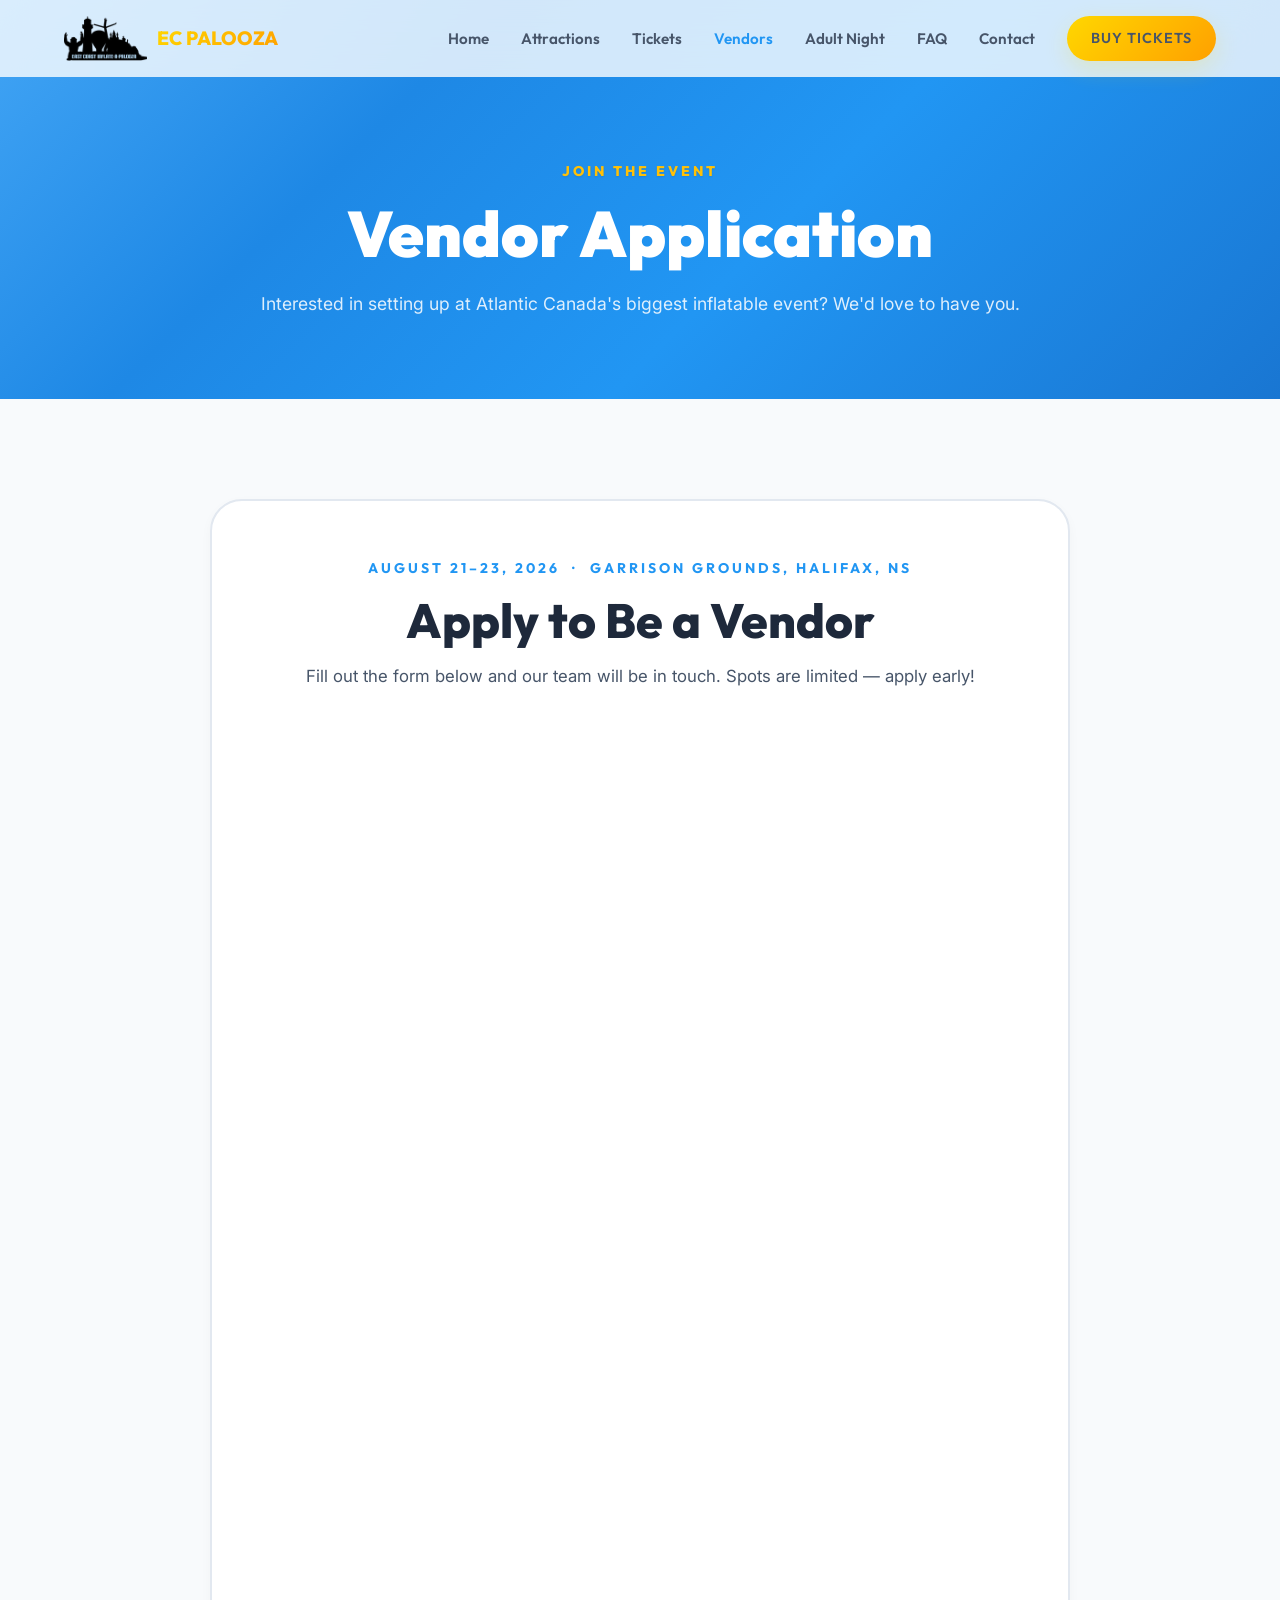
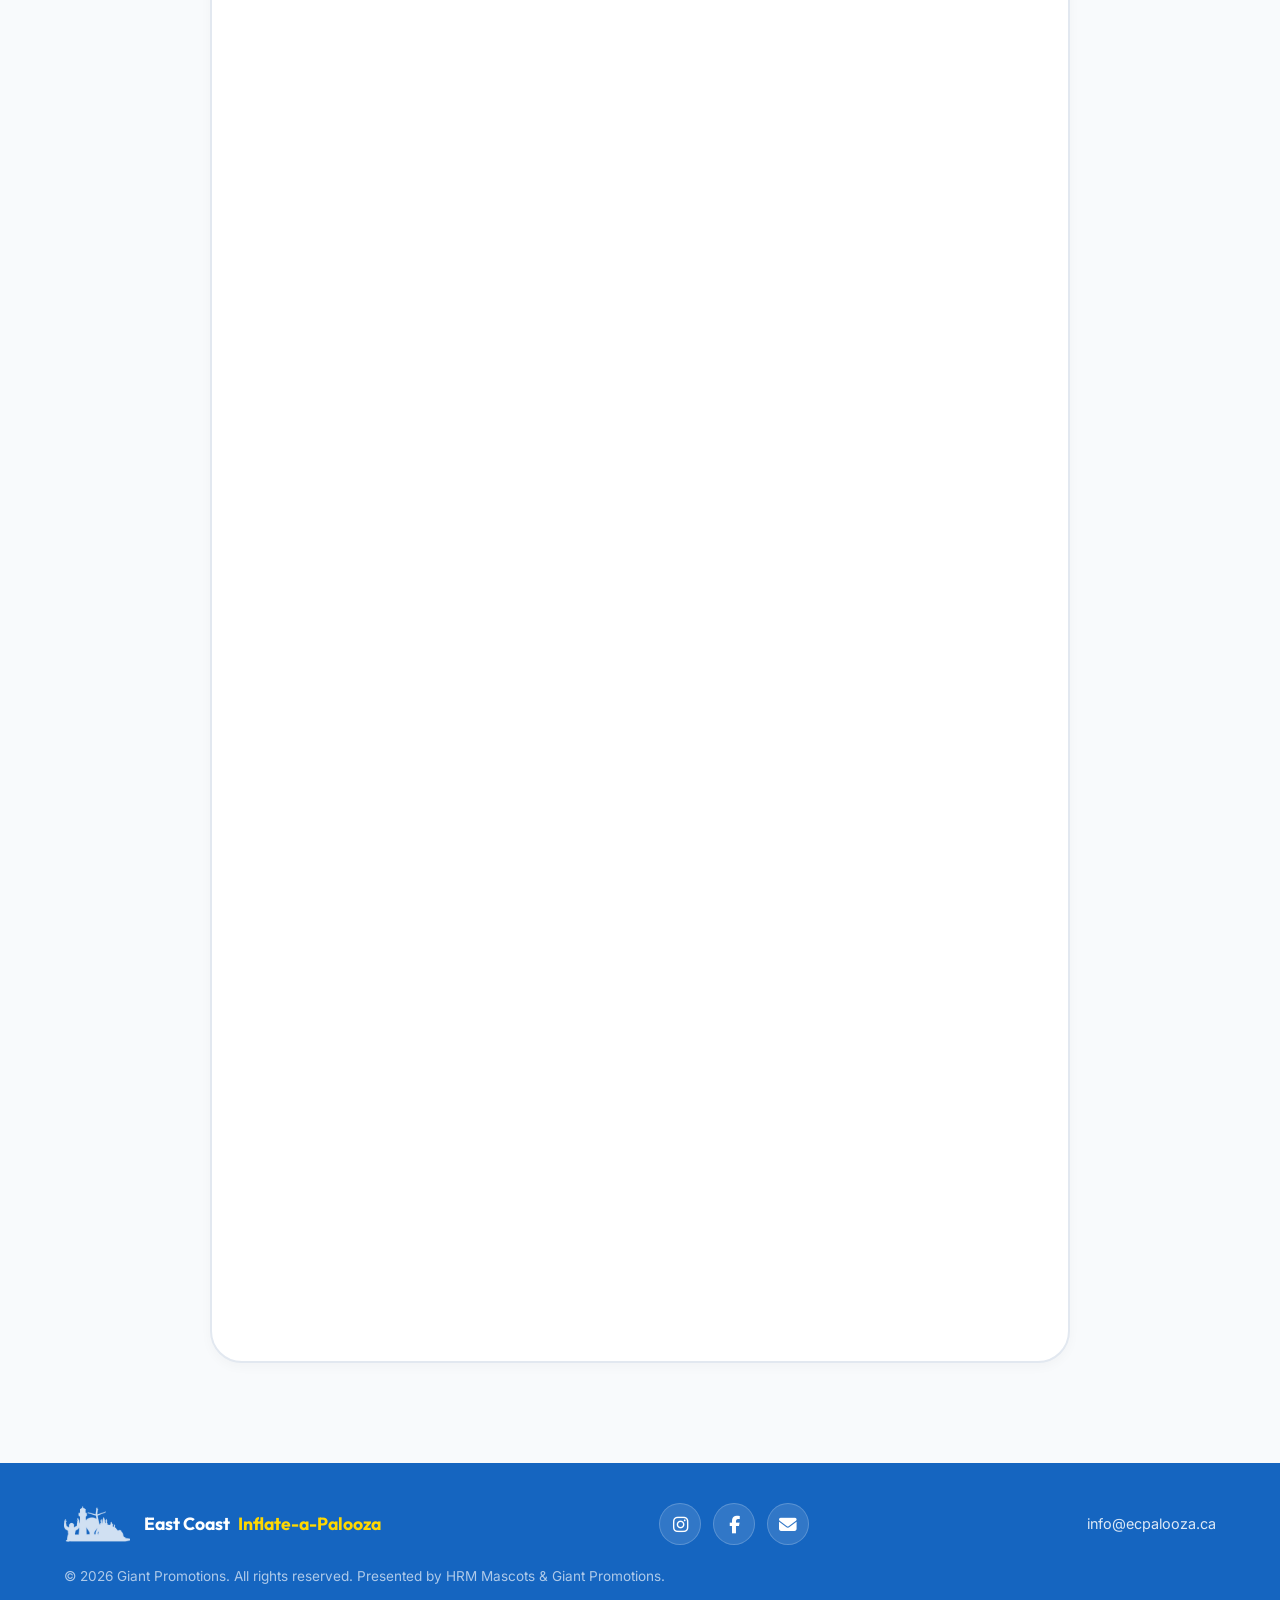
<file: vendors.html>
<!DOCTYPE html>
<html lang="en">
<head>
  <meta charset="UTF-8">
  <meta name="viewport" content="width=device-width, initial-scale=1.0">
  <title>Vendor Application | East Coast Inflate-a-Palooza</title>
  <meta name="description" content="Apply to become a vendor at East Coast Inflate-a-Palooza — Atlantic Canada's Largest Inflatable Extravaganza at Garrison Grounds, Halifax, NS.">
  <link rel="stylesheet" href="styles.css">
  <link rel="stylesheet" href="https://cdnjs.cloudflare.com/ajax/libs/font-awesome/6.5.1/css/all.min.css">
</head>
<body>

  <!-- ===== NAVIGATION ===== -->
  <nav class="navbar scrolled" id="navbar">
    <div class="nav-container">
      <a href="index.html" class="nav-logo">
        <img src="images/logo.png" alt="East Coast Inflate-a-Palooza Logo">
        <span>EC PALOOZA</span>
      </a>
      <div class="nav-links" id="nav-links">
        <a href="index.html">Home</a>
        <a href="index.html#attractions">Attractions</a>
        <a href="index.html#tickets">Tickets</a>
        <a href="vendors.html" style="color: var(--blue);">Vendors</a>
        <a href="adult-night.html">Adult Night</a>
        <a href="faq.html">FAQ</a>
        <a href="index.html#contact">Contact</a>
        <a href="tickets.html" class="btn btn-primary">Buy Tickets</a>
      </div>
      <button class="hamburger" id="hamburger" aria-label="Toggle menu">
        <span></span>
        <span></span>
        <span></span>
      </button>
    </div>
  </nav>

  <!-- ===== VENDOR HERO ===== -->
  <section class="faq-hero">
    <div class="container">
      <p class="section-subtitle">Join the Event</p>
      <h1>Vendor Application</h1>
      <p style="color: rgba(255,255,255,0.85); margin-top: 16px; font-size: 1.1rem;">Interested in setting up at Atlantic Canada's biggest inflatable event? We'd love to have you.</p>
    </div>
  </section>

  <!-- ===== VENDOR FORM ===== -->
  <section class="faq-section">
    <div class="container">
      <div class="vendor-card animate-on-scroll">
        <div class="vendor-header">
          <p class="section-subtitle">August 21–23, 2026 &nbsp;·&nbsp; Garrison Grounds, Halifax, NS</p>
          <h2>Apply to Be a Vendor</h2>
          <p class="vendor-intro">Fill out the form below and our team will be in touch. Spots are limited — apply early!</p>
        </div>
        <div style="overflow:hidden; border-radius: 16px;">
          <iframe src="https://docs.google.com/forms/d/e/1FAIpQLSfnnWxvaNlAn8RvHOQ4e322lMm3qdEa8fHqbsBMblyP2Y3vSQ/viewform?embedded=true" width="100%" height="2175" frameborder="0" marginheight="0" marginwidth="0" style="display:block;">Loading…</iframe>
        </div>
      </div>
    </div>
  </section>

  <!-- ===== FOOTER ===== -->
  <footer class="footer">
    <div class="container">
      <div class="footer-content">
        <div class="footer-brand">
          <img src="images/logo.png" alt="EC Palooza" class="footer-logo">
          East Coast <span>Inflate-a-Palooza</span>
        </div>
        <div class="footer-social">
          <a href="https://www.instagram.com/ecpalooza" target="_blank" aria-label="Instagram"><i class="fab fa-instagram"></i></a>
          <a href="https://www.facebook.com/p/East-Coast-Inflate-a-Palooza-61561594187556/" target="_blank" aria-label="Facebook"><i class="fab fa-facebook-f"></i></a>
          <a href="mailto:info@ecpalooza.ca" aria-label="Email"><i class="fas fa-envelope"></i></a>
        </div>
        <a href="mailto:info@ecpalooza.ca" class="footer-email">info@ecpalooza.ca</a>
        <p class="footer-copyright">© 2026 Giant Promotions. All rights reserved. Presented by HRM Mascots &amp; Giant Promotions.</p>
      </div>
    </div>
  </footer>

  <script src="script.js"></script>
</body>
</html>
</file>
<file: styles.css>
/* =============================================
   EAST COAST INFLATE-A-PALOOZA — Design System
   BRIGHT & FUN KIDS' EVENT THEME
   ============================================= */

/* --- Google Fonts --- */
@import url('https://fonts.googleapis.com/css2?family=Outfit:wght@400;600;700;800;900&family=Inter:wght@400;500;600&display=swap');

/* --- CSS Custom Properties --- */
:root {
  /* Colors — Bright & Playful */
  --blue: #2196F3;
  --blue-bright: #42A5F5;
  --blue-sky: #E3F2FD;
  --blue-deep: #1565C0;
  --yellow: #FFD700;
  --yellow-warm: #FFC107;
  --yellow-light: #FFF8E1;
  --red: #FF4757;
  --red-light: #FFEBEE;
  --orange: #FF9800;
  --green: #4CAF50;
  --cyan: #00BCD4;
  --purple: #9C27B0;
  --pink: #E91E63;
  --white: #FFFFFF;
  --off-white: #FAFBFF;
  --gray-50: #F8FAFC;
  --gray-100: #F1F5F9;
  --gray-200: #E2E8F0;
  --gray-400: #94A3B8;
  --gray-600: #475569;
  --gray-800: #1E293B;

  /* Gradients */
  --gradient-hero: linear-gradient(135deg, #42A5F5 0%, #1E88E5 30%, #2196F3 60%, #1976D2 100%);
  --gradient-yellow: linear-gradient(135deg, #FFD700, #FFA000);
  --gradient-red: linear-gradient(135deg, #FF4757, #FF6B81);
  --gradient-fun: linear-gradient(135deg, #FF9800, #FF5722);
  --gradient-sky: linear-gradient(180deg, #E3F2FD 0%, #FFFFFF 100%);
  --gradient-card: linear-gradient(135deg, #FFFFFF, #F8FAFC);

  /* Typography */
  --font-heading: 'Outfit', sans-serif;
  --font-body: 'Inter', sans-serif;

  /* Spacing */
  --section-padding: 100px 0;
  --container-width: 1200px;
  --border-radius: 24px;
  --border-radius-sm: 16px;
  --border-radius-lg: 32px;

  /* Shadows - Modern & Soft */
  --shadow-sm: 0 4px 12px rgba(0,0,0,0.03);
  --shadow-md: 0 10px 30px rgba(0,0,0,0.06);
  --shadow-lg: 0 20px 50px rgba(0,0,0,0.08);
  --shadow-color: 0 8px 24px rgba(33,150,243,0.15);
  --shadow-yellow: 0 8px 24px rgba(255,215,0,0.2);

  /* Transitions */
  --transition: all 0.3s cubic-bezier(0.4, 0, 0.2, 1);
  --transition-slow: all 0.6s cubic-bezier(0.4, 0, 0.2, 1);
}

/* --- Reset & Base --- */
*, *::before, *::after {
  margin: 0;
  padding: 0;
  box-sizing: border-box;
}



html {
  scroll-behavior: smooth;
  font-size: 16px;
}

body {
  font-family: var(--font-body);
  background: var(--white);
  color: var(--gray-800);
  line-height: 1.7;
  overflow-x: hidden;
  -webkit-font-smoothing: antialiased;
}

a {
  text-decoration: none;
  color: inherit;
}

img {
  max-width: 100%;
  display: block;
}

ul { list-style: none; }

.container {
  max-width: var(--container-width);
  margin: 0 auto;
  padding: 0 24px;
}

/* --- Typography --- */
h1, h2, h3, h4, h5 {
  font-family: var(--font-heading);
  line-height: 1.2;
}

h1 { font-size: clamp(2.5rem, 5vw, 4.5rem); font-weight: 900; }
h2 { font-size: clamp(2rem, 4vw, 3rem); font-weight: 800; }
h3 { font-size: clamp(1.25rem, 2.5vw, 1.5rem); font-weight: 700; }
h4 { font-size: 1.125rem; font-weight: 600; }

.free-badge {
  display: inline-flex;
  align-items: center;
  gap: 6px;
  background: var(--gradient-yellow);
  color: var(--gray-800);
  padding: 6px 14px;
  border-radius: 50px;
  font-family: var(--font-heading);
  font-weight: 800;
  font-size: 0.9em;
  text-transform: uppercase;
  letter-spacing: 0.5px;
  box-shadow: 0 4px 12px rgba(255, 215, 0, 0.4);
  animation: pulseBadge 2s infinite;
  margin: 0 4px;
}

.free-badge i {
  color: var(--red);
  font-size: 1.1em;
}

@keyframes pulseBadge {
  0% { transform: scale(1); box-shadow: 0 4px 12px rgba(255, 215, 0, 0.4); }
  50% { transform: scale(1.05); box-shadow: 0 8px 16px rgba(255, 215, 0, 0.6); }
  100% { transform: scale(1); box-shadow: 0 4px 12px rgba(255, 215, 0, 0.4); }
}

.section-subtitle {
  color: var(--blue);
  font-family: var(--font-heading);
  font-weight: 700;
  text-transform: uppercase;
  letter-spacing: 3px;
  font-size: 0.875rem;
  margin-bottom: 12px;
}

.section-title {
  margin-bottom: 20px;
  color: var(--gray-800);
}

.section-desc {
  color: var(--gray-600);
  max-width: 650px;
  margin: 0 auto 50px;
  font-size: 1.05rem;
}

/* --- Buttons --- */
.btn {
  display: inline-flex;
  align-items: center;
  justify-content: center;
  gap: 8px;
  padding: 16px 36px;
  border-radius: 50px;
  font-family: var(--font-heading);
  font-weight: 700;
  font-size: 1.05rem;
  cursor: pointer;
  border: none;
  transition: var(--transition);
  position: relative;
  overflow: hidden;
  text-transform: uppercase;
  letter-spacing: 1px;
}

.btn-primary {
  background: var(--gradient-yellow);
  color: var(--gray-800);
  box-shadow: var(--shadow-yellow);
}

.btn-primary:hover {
  transform: translateY(-3px) scale(1.03);
  box-shadow: 0 12px 32px rgba(255,215,0,0.35);
}

.btn-secondary {
  background: var(--white);
  color: var(--blue-deep);
  border: 2px solid var(--blue);
}

.btn-secondary:hover {
  background: var(--blue);
  color: var(--white);
  transform: translateY(-3px);
}

.btn-coral {
  background: var(--gradient-red);
  color: var(--white);
}

.btn-coral:hover {
  transform: translateY(-3px) scale(1.03);
  box-shadow: 0 8px 24px rgba(255,71,87,0.3);
}

/* --- Navigation --- */
.navbar {
  position: fixed;
  top: 0;
  left: 0;
  right: 0;
  z-index: 1000;
  padding: 16px 0;
  transition: var(--transition);
  background: rgba(255,255,255,0.8);
  backdrop-filter: blur(20px);
}

.navbar.scrolled {
  background: rgba(255,255,255,0.95);
  backdrop-filter: blur(20px);
  padding: 10px 0;
  box-shadow: 0 2px 20px rgba(0,0,0,0.08);
}

.nav-container {
  max-width: var(--container-width);
  margin: 0 auto;
  padding: 0 24px;
  display: flex;
  align-items: center;
  justify-content: space-between;
}

.nav-logo {
  display: flex;
  align-items: center;
  gap: 10px;
  font-family: var(--font-heading);
  font-weight: 800;
  font-size: 1.2rem;
  color: var(--gray-800);
}

.nav-logo img {
  height: 45px;
  width: auto;
}

.nav-logo span {
  background: var(--gradient-yellow);
  -webkit-background-clip: text;
  -webkit-text-fill-color: transparent;
  background-clip: text;
}

.nav-links {
  display: flex;
  align-items: center;
  gap: 32px;
}

.nav-links a {
  font-family: var(--font-heading);
  font-weight: 600;
  font-size: 0.95rem;
  color: var(--gray-600);
  transition: var(--transition);
  position: relative;
}

.nav-links a:not(.btn)::after {
  content: '';
  position: absolute;
  bottom: -4px;
  left: 0;
  width: 0;
  height: 3px;
  background: var(--blue);
  border-radius: 2px;
  transition: var(--transition);
}

.nav-links a:not(.btn):hover {
  color: var(--blue);
}

.nav-links a:not(.btn):hover::after {
  width: 100%;
}

.nav-links .btn {
  padding: 10px 24px;
  font-size: 0.9rem;
}

.hamburger {
  display: none;
  flex-direction: column;
  gap: 5px;
  cursor: pointer;
  z-index: 1001;
  background: none;
  border: none;
  padding: 4px;
}

.hamburger span {
  width: 28px;
  height: 3px;
  background: var(--gray-800);
  border-radius: 2px;
  transition: var(--transition);
}

.hamburger.active span:nth-child(1) {
  transform: rotate(45deg) translate(5px, 6px);
}
.hamburger.active span:nth-child(2) {
  opacity: 0;
}
.hamburger.active span:nth-child(3) {
  transform: rotate(-45deg) translate(5px, -6px);
}

/* --- Hero --- */
.hero {
  min-height: 100vh;
  display: flex;
  align-items: center;
  justify-content: center;
  text-align: center;
  position: relative;
  overflow: hidden;
  background: #000;
}

/* Full-bleed background video */
.hero-bg-video {
  position: absolute;
  inset: 0;
  width: 100%;
  height: 100%;
  object-fit: cover;
  z-index: 0;
}

/* Dark gradient overlay so text stays readable */
.hero-overlay {
  position: absolute;
  inset: 0;
  background: linear-gradient(
    to bottom,
    rgba(0,0,0,0.55) 0%,
    rgba(0,0,0,0.35) 50%,
    rgba(0,0,0,0.65) 100%
  );
  z-index: 1;
}

.confetti-container {
  position: absolute;
  inset: 0;
  pointer-events: none;
  overflow: hidden;
  z-index: 2;
}

.confetti {
  position: absolute;
  width: 12px;
  height: 12px;
  border-radius: 2px;
  top: -20px;
  animation: confettiFall linear infinite;
  opacity: 0.8;
}

.hero-content {
  position: relative;
  z-index: 3;
  padding: 0 24px;
  color: var(--white);
}

.hero-video {
  margin: 40px auto 0;
  max-width: 640px;
  width: 100%;
  border-radius: 20px;
  overflow: hidden;
  box-shadow: 0 24px 60px rgba(0,0,0,0.4);
  border: 2px solid rgba(255,255,255,0.15);
  position: relative;
  z-index: 2;
}

.hero-video video {
  width: 100%;
  display: block;
}

.hero-badge {
  display: inline-flex;
  align-items: center;
  gap: 8px;
  background: rgba(255,255,255,0.2);
  border: 1px solid rgba(255,255,255,0.35);
  padding: 8px 20px;
  border-radius: 50px;
  font-family: var(--font-heading);
  font-weight: 600;
  font-size: 0.9rem;
  color: var(--white);
  margin-bottom: 28px;
  animation: fadeInUp 0.8s ease;
  backdrop-filter: blur(10px);
}

.hero h1 {
  max-width: 800px;
  margin: 0 auto 24px;
  animation: fadeInUp 0.8s ease 0.1s both;
  color: var(--white);
}

.hero h1 .highlight {
  background: var(--gradient-yellow);
  -webkit-background-clip: text;
  -webkit-text-fill-color: transparent;
  background-clip: text;
}

.hero-location {
  font-size: 1.2rem;
  color: rgba(255,255,255,0.9);
  margin-bottom: 12px;
  animation: fadeInUp 0.8s ease 0.2s both;
}

.hero-location i {
  color: var(--yellow);
  margin-right: 6px;
}

.hero-date {
  font-family: var(--font-heading);
  font-weight: 700;
  font-size: 1.4rem;
  color: var(--yellow);
  margin-bottom: 40px;
  animation: fadeInUp 0.8s ease 0.3s both;
}

.hero-buttons {
  display: flex;
  gap: 16px;
  justify-content: center;
  flex-wrap: wrap;
  animation: fadeInUp 0.8s ease 0.4s both;
}

.hero .btn-secondary {
  background: rgba(255,255,255,0.15);
  border: 2px solid rgba(255,255,255,0.4);
  color: var(--white);
  backdrop-filter: blur(10px);
}

.hero .btn-secondary:hover {
  background: var(--white);
  border-color: var(--white);
  color: var(--blue-deep);
}

.hero-scroll {
  position: absolute;
  bottom: 40px;
  left: 50%;
  transform: translateX(-50%);
  animation: bounce 2s infinite;
  z-index: 2;
}

.hero-scroll svg {
  width: 30px;
  height: 30px;
  color: rgba(255,255,255,0.6);
}

/* --- Hero Tube Men --- */
.hero-tubeman {
  position: absolute;
  bottom: 0;
  height: 45%;
  max-height: 420px;
  z-index: 1;
  opacity: 0.5;
  pointer-events: none;
  transform-origin: bottom center;
  animation: tubemanSway 4s ease-in-out infinite;
}

.hero-tubeman-left {
  left: 3%;
  animation-delay: 0s;
}

.hero-tubeman-right {
  right: 3%;
  animation-delay: 1.5s;
}

/* --- Wave Divider --- */
.custom-shape-divider-bottom {
    position: absolute;
    bottom: 0;
    left: 0;
    width: 100%;
    overflow: hidden;
    line-height: 0;
    transform: rotate(180deg);
}

.custom-shape-divider-bottom svg {
    position: relative;
    display: block;
    width: calc(100% + 1.3px);
    height: 60px;
}

.custom-shape-divider-bottom .shape-fill {
    fill: var(--white);
}

/* --- About Section --- */
.about {
  padding: var(--section-padding);
  background: var(--white);
  position: relative;
}

.about-grid {
  display: grid;
  grid-template-columns: 1fr 1fr;
  gap: 60px;
  align-items: center;
}

.about-text p {
  color: var(--gray-600);
  margin-bottom: 20px;
  font-size: 1.05rem;
}

.stats-row {
  display: grid;
  grid-template-columns: repeat(3, 1fr);
  gap: 16px;
  margin-top: 40px;
}

.stat-card {
  background: var(--blue-sky);
  border: 2px solid transparent;
  border-radius: var(--border-radius);
  padding: 24px 16px;
  text-align: center;
  transition: var(--transition);
}

.stat-card:hover {
  transform: translateY(-4px);
  border-color: var(--blue);
  box-shadow: var(--shadow-color);
}

.stat-number {
  font-family: var(--font-heading);
  font-weight: 900;
  font-size: 2.5rem;
  color: var(--blue);
}

.stat-label {
  font-size: 0.85rem;
  color: var(--gray-600);
  margin-top: 4px;
  font-weight: 500;
}

.about-visual {
  position: relative;
  display: flex;
  justify-content: center;
  align-items: center;
}

.about-image-wrapper {
  width: 100%;
  max-width: 500px;
  aspect-ratio: 4/3;
  border-radius: var(--border-radius-lg);
  overflow: hidden;
  position: relative;
  border: 4px solid var(--blue-sky);
  box-shadow: var(--shadow-lg);
}

.about-image-wrapper img {
  width: 100%;
  height: 100%;
  object-fit: cover;
}

/* --- Video Section --- */
.video-section {
  padding: var(--section-padding);
  background: var(--white);
  text-align: center;
}

.video-wrapper {
  max-width: 900px;
  margin: 0 auto;
  border-radius: var(--border-radius-lg);
  overflow: hidden;
  box-shadow: var(--shadow-lg);
  border: 4px solid var(--gray-100);
}

.video-wrapper video {
  width: 100%;
  height: auto;
  display: block;
  background: #000;
}

/* --- Event Photo Gallery --- */
.gallery {
  padding: var(--section-padding);
  background: var(--gray-50);
  text-align: center;
  position: relative;
}

.gallery-grid {
  display: grid;
  grid-template-columns: repeat(3, 1fr);
  gap: 24px;
  max-width: 1000px;
  margin: 0 auto;
}

.gallery-item {
  border-radius: var(--border-radius);
  overflow: hidden;
  position: relative;
  border: 4px solid var(--white);
  box-shadow: var(--shadow-sm);
  transition: var(--transition-slow);
  aspect-ratio: 4 / 5;
}

.gallery-item:nth-child(1) { transform: rotate(-3deg); }
.gallery-item:nth-child(2) { transform: rotate(2deg) translateY(10px); }
.gallery-item:nth-child(3) { transform: rotate(-2deg); }

.gallery-item:hover {
  border-color: var(--blue);
  transform: scale(1.05) rotate(0deg) !important;
  box-shadow: var(--shadow-lg);
  z-index: 10;
}

.gallery-item img {
  width: 100%;
  height: 100%;
  object-fit: cover;
  display: block;
}

.gallery-item-tall {
  grid-row: span 1;
}

.gallery-item-tall img {
  min-height: auto;
}

/* --- Attractions Section --- */
.attractions {
  padding: var(--section-padding);
  background: var(--white);
  text-align: center;
  position: relative;
}

.attractions-grid {
  display: grid;
  grid-template-columns: repeat(3, 1fr);
  gap: 28px;
  margin-top: 20px;
}

.attraction-card {
  background: var(--white);
  border: 2px solid var(--gray-200);
  border-radius: var(--border-radius);
  overflow: hidden;
  transition: var(--transition);
  cursor: default;
}

.attraction-card:hover {
  transform: translateY(-8px);
  border-color: var(--blue);
  box-shadow: var(--shadow-color);
}

.attraction-card-img {
  width: 100%;
  height: 220px;
  overflow: hidden;
  position: relative;
  background: linear-gradient(135deg, #E3F2FD, #BBDEFB);
  display: flex;
  align-items: center;
  justify-content: center;
}

.attraction-card-img img {
  width: auto;
  height: auto;
  max-width: 85%;
  max-height: 85%;
  object-fit: contain;
  transition: var(--transition-slow);
}

.attraction-card:hover .attraction-card-img img {
  transform: scale(1.08);
}

.attraction-card-img .attraction-icon-overlay {
  position: absolute;
  bottom: 12px;
  right: 12px;
  width: 48px;
  height: 48px;
  border-radius: 50%;
  background: var(--gradient-yellow);
  display: flex;
  align-items: center;
  justify-content: center;
  font-size: 1.3rem;
  box-shadow: var(--shadow-sm);
}

.attraction-card-body {
  padding: 24px;
  text-align: left;
}

.attraction-card-body h3 {
  margin-bottom: 10px;
  color: var(--gray-800);
}

.attraction-card-body p {
  color: var(--gray-600);
  font-size: 0.95rem;
  line-height: 1.6;
}

/* --- Know Before You Go --- */
.info-section {
  padding: var(--section-padding);
  background: var(--blue-sky);
  text-align: center;
}

.info-grid {
  display: grid;
  grid-template-columns: repeat(3, 1fr);
  gap: 24px;
}

.info-card {
  background: var(--white);
  border: 2px solid transparent;
  border-radius: var(--border-radius);
  padding: 36px 28px;
  text-align: center;
  transition: var(--transition);
  box-shadow: var(--shadow-sm);
}

.info-card:hover {
  transform: translateY(-4px);
  border-color: var(--blue);
  box-shadow: var(--shadow-color);
}

.info-card-icon {
  width: 68px;
  height: 68px;
  border-radius: 50%;
  margin: 0 auto 20px;
  display: flex;
  align-items: center;
  justify-content: center;
  font-size: 1.6rem;
}

.info-card-icon.yellow { background: var(--yellow-light); color: var(--orange); }
.info-card-icon.coral { background: var(--red-light); color: var(--red); }
.info-card-icon.cyan { background: #E0F7FA; color: var(--cyan); }

.info-card h3 {
  margin-bottom: 10px;
  font-size: 1.1rem;
  color: var(--gray-800);
}

.info-card p {
  color: var(--gray-600);
  font-size: 0.9rem;
  line-height: 1.6;
}

/* --- Tickets Section --- */
.tickets {
  padding: var(--section-padding);
  background: var(--white);
  text-align: center;
  position: relative;
}

.eb-widget-wrapper {
  width: 100%;
  margin: 52px auto 0;
  background: var(--gray-50);
  border: 2px solid var(--gray-200);
  border-radius: var(--border-radius-lg);
  padding: 40px 16px 32px;
}

.tickets-grid {
  display: grid;
  grid-template-columns: repeat(4, 1fr);
  gap: 28px;
  max-width: 1200px;
  margin: 0 auto;
}

.ticket-card {
  background: var(--white);
  border: 2px solid var(--gray-200);
  border-radius: var(--border-radius-lg);
  padding: 44px 36px;
  text-align: center;
  transition: var(--transition);
  position: relative;
  overflow: hidden;
}

.ticket-card::before {
  content: '';
  position: absolute;
  top: 0;
  left: 0;
  right: 0;
  height: 5px;
}

.ticket-card.general::before { background: var(--blue); }
.ticket-card.playpass::before { background: var(--gradient-yellow); }
.ticket-card.adultnight::before { background: var(--gradient-fun); }

.ticket-card:hover {
  transform: translateY(-6px);
  box-shadow: var(--shadow-lg);
}

.ticket-card.playpass {
  border-color: var(--yellow-warm);
  background: var(--yellow-light);
}

.ticket-card.playpass:hover {
  box-shadow: var(--shadow-yellow);
}

.ticket-card.adultnight {
  border-color: var(--purple);
  background: var(--pink-light);
}

.ticket-card.adultnight:hover {
  box-shadow: 0 20px 50px rgba(156, 39, 176, 0.2);
}

.ticket-badge {
  display: inline-block;
  padding: 6px 16px;
  border-radius: 50px;
  font-family: var(--font-heading);
  font-weight: 700;
  font-size: 0.75rem;
  text-transform: uppercase;
  letter-spacing: 2px;
  margin-bottom: 20px;
}

.ticket-card.general .ticket-badge {
  background: var(--blue-sky);
  color: var(--blue-deep);
}

.ticket-card.playpass .ticket-badge {
  background: rgba(255,152,0,0.15);
  color: var(--orange);
}

.ticket-card.adultnight .ticket-badge {
  background: rgba(156,39,176,0.15);
  color: var(--purple);
}

.ticket-card h3 {
  font-size: 1.5rem;
  margin-bottom: 16px;
  color: var(--gray-800);
}

.ticket-price {
  font-family: var(--font-heading);
  font-weight: 900;
  font-size: 3.5rem;
  margin-bottom: 8px;
}

.ticket-card.general .ticket-price { color: var(--blue); }
.ticket-card.playpass .ticket-price { color: var(--orange); }
.ticket-card.adultnight .ticket-price { color: var(--purple); }

/* --- VIP Card --- */
.ticket-card.vip {
  background: linear-gradient(160deg, #1a1a2e 0%, #16213e 60%, #0f3460 100%);
  border-color: #c9a84c;
  color: var(--white);
  position: relative;
  overflow: hidden;
}

.ticket-card.vip::before {
  background: linear-gradient(90deg, #c9a84c, #f5d78e, #c9a84c);
  height: 5px;
}

.ticket-card.vip::after {
  content: '';
  position: absolute;
  top: -50%;
  left: -60%;
  width: 40%;
  height: 200%;
  background: rgba(255, 215, 0, 0.07);
  transform: skewX(-15deg);
  animation: vipShimmer 3s ease-in-out infinite;
  pointer-events: none;
}

@keyframes vipShimmer {
  0%   { left: -60%; }
  50%  { left: 120%; }
  100% { left: 120%; }
}

.ticket-card.vip:hover {
  box-shadow: 0 20px 50px rgba(201, 168, 76, 0.35);
}

.ticket-card.vip .ticket-badge {
  background: rgba(201, 168, 76, 0.2);
  color: #f5d78e;
  border: 1px solid rgba(201, 168, 76, 0.4);
}

.ticket-card.vip h3 {
  color: #f5d78e;
}

.ticket-card.vip .ticket-price {
  background: linear-gradient(135deg, #f5d78e, #c9a84c);
  -webkit-background-clip: text;
  -webkit-text-fill-color: transparent;
  background-clip: text;
}

.ticket-card.vip .ticket-price-label {
  color: rgba(255,255,255,0.6);
}

.ticket-card.vip .ticket-features li {
  color: rgba(255,255,255,0.85);
}

.ticket-card.vip .check {
  color: #f5d78e;
}

.ticket-price-label {
  color: var(--gray-600);
  font-size: 0.9rem;
  margin-bottom: 28px;
}

.ticket-features {
  text-align: left;
  margin-bottom: 32px;
}

.ticket-features li {
  display: flex;
  align-items: flex-start;
  gap: 10px;
  padding: 10px 0;
  border-bottom: 1px solid var(--gray-100);
  color: var(--gray-600);
  font-size: 0.95rem;
}

.ticket-features li:last-child { border-bottom: none; }

.ticket-features li .check {
  color: var(--green);
  font-size: 1rem;
  flex-shrink: 0;
  margin-top: 2px;
}

/* --- Sponsors --- */
.sponsors {
  padding: 80px 0;
  background: var(--gray-50);
  text-align: center;
}

.sponsors-content {
  background: var(--white);
  border: 2px solid var(--gray-200);
  border-radius: var(--border-radius-lg);
  padding: 60px 40px;
  max-width: 700px;
  margin: 0 auto;
  box-shadow: var(--shadow-sm);
}

.sponsors-content h2 {
  margin-bottom: 16px;
  color: var(--gray-800);
}

.sponsors-content p {
  color: var(--gray-600);
  margin-bottom: 28px;
  font-size: 1.05rem;
}

/* --- Vendor Application --- */
.vendor-section {
  padding: var(--section-padding);
  background: var(--blue-sky);
  text-align: center;
}

.vendor-card {
  background: var(--white);
  border: 2px solid var(--gray-200);
  border-radius: var(--border-radius-lg);
  padding: 56px 50px;
  max-width: 860px;
  margin: 0 auto;
  text-align: left;
  box-shadow: var(--shadow-sm);
}

.vendor-header {
  text-align: center;
  margin-bottom: 40px;
}

.vendor-intro {
  color: var(--gray-600);
  font-size: 1.05rem;
  margin-top: 12px;
}

.vendor-form .form-group select {
  width: 100%;
  background: var(--gray-50);
  border: 2px solid var(--gray-200);
  border-radius: var(--border-radius-sm);
  padding: 14px 16px;
  color: var(--gray-800);
  font-family: var(--font-body);
  font-size: 0.95rem;
  transition: var(--transition);
  outline: none;
  appearance: none;
  background-image: url("data:image/svg+xml,%3Csvg xmlns='http://www.w3.org/2000/svg' width='16' height='16' fill='%2394A3B8' viewBox='0 0 16 16'%3E%3Cpath d='M7.247 11.14L2.451 5.658C1.885 5.013 2.345 4 3.204 4h9.592a1 1 0 0 1 .753 1.659l-4.796 5.48a1 1 0 0 1-1.506 0z'/%3E%3C/svg%3E");
  background-repeat: no-repeat;
  background-position: right 14px center;
  cursor: pointer;
}

.vendor-form .form-group select:focus {
  border-color: var(--blue);
  box-shadow: 0 0 0 3px rgba(33,150,243,0.1);
  background-color: var(--white);
}

.form-checkbox {
  margin-bottom: 28px;
}

.checkbox-label {
  display: flex;
  align-items: flex-start;
  gap: 12px;
  cursor: pointer;
  font-size: 0.9rem;
  color: var(--gray-600);
  line-height: 1.6;
}

.checkbox-label input[type="checkbox"] {
  width: 20px;
  height: 20px;
  flex-shrink: 0;
  margin-top: 2px;
  accent-color: var(--blue);
  cursor: pointer;
}

.vendor-form .btn {
  width: 100%;
  margin-top: 8px;
}

/* --- Contact --- */
.contact {
  padding: var(--section-padding);
  background: var(--white);
  text-align: center;
}

.contact-card {
  background: var(--white);
  border: 2px solid var(--gray-200);
  border-radius: var(--border-radius-lg);
  padding: 50px;
  max-width: 650px;
  margin: 0 auto;
  text-align: left;
  box-shadow: var(--shadow-sm);
}

.contact-card h2 {
  text-align: center;
  margin-bottom: 8px;
  color: var(--gray-800);
}

.contact-card .section-subtitle {
  text-align: center;
  margin-bottom: 32px;
}

.form-row {
  display: grid;
  grid-template-columns: 1fr 1fr;
  gap: 16px;
}

.form-group {
  margin-bottom: 20px;
}

.form-group label {
  display: block;
  font-family: var(--font-heading);
  font-weight: 600;
  font-size: 0.85rem;
  margin-bottom: 8px;
  color: var(--gray-800);
}

.form-group input,
.form-group textarea {
  width: 100%;
  background: var(--gray-50);
  border: 2px solid var(--gray-200);
  border-radius: var(--border-radius-sm);
  padding: 14px 16px;
  color: var(--gray-800);
  font-family: var(--font-body);
  font-size: 0.95rem;
  transition: var(--transition);
  outline: none;
}

.form-group input:focus,
.form-group textarea:focus {
  border-color: var(--blue);
  box-shadow: 0 0 0 3px rgba(33,150,243,0.1);
  background: var(--white);
}

.form-group textarea {
  min-height: 120px;
  resize: vertical;
}

.form-group input::placeholder,
.form-group textarea::placeholder {
  color: var(--gray-400);
}

.contact-card .btn {
  width: 100%;
  margin-top: 8px;
}

/* --- Footer --- */
.footer {
  background: var(--blue-deep);
  color: var(--white);
  padding: 40px 0;
}

.footer-content {
  display: flex;
  align-items: center;
  justify-content: space-between;
  flex-wrap: wrap;
  gap: 20px;
}

.footer-brand {
  font-family: var(--font-heading);
  font-weight: 700;
  font-size: 1.1rem;
  display: flex;
  align-items: center;
  gap: 8px;
  color: var(--white);
}

.footer-brand span {
  color: var(--yellow);
}

.footer-logo {
  height: 36px;
  width: auto;
  display: inline-block;
  vertical-align: middle;
  margin-right: 6px;
  filter: brightness(0) invert(1);
  opacity: 0.8;
}

.footer-social {
  display: flex;
  gap: 12px;
}

.footer-social a {
  width: 42px;
  height: 42px;
  border-radius: 50%;
  background: rgba(255,255,255,0.12);
  border: 1px solid rgba(255,255,255,0.2);
  display: flex;
  align-items: center;
  justify-content: center;
  transition: var(--transition);
  font-size: 1.1rem;
  color: var(--white);
}

.footer-social a:hover {
  background: var(--yellow);
  color: var(--blue-deep);
  border-color: var(--yellow);
  transform: translateY(-3px);
}

.footer-copyright {
  color: rgba(255,255,255,0.65);
  font-size: 0.85rem;
}

.footer-email {
  color: rgba(255,255,255,0.85);
  font-size: 0.9rem;
}

.footer-email:hover {
  color: var(--yellow);
}

/* --- FAQ Page --- */
.faq-hero {
  padding: 160px 0 80px;
  background: var(--gradient-hero);
  text-align: center;
  color: var(--white);
  position: relative;
}

.faq-hero .section-subtitle {
  color: var(--yellow-warm);
  font-weight: 800;
  text-shadow: 0 1px 2px rgba(0,0,0,0.1);
}

.faq-section {
  padding: var(--section-padding);
  background: var(--gray-50);
}

.faq-list {
  max-width: 800px;
  margin: 0 auto;
}

.faq-item {
  background: var(--white);
  border: 2px solid var(--gray-200);
  border-radius: var(--border-radius);
  margin-bottom: 12px;
  overflow: hidden;
  transition: var(--transition);
  box-shadow: var(--shadow-sm);
}

.faq-item:hover {
  border-color: var(--blue);
}

.faq-item.active {
  border-color: var(--blue);
  box-shadow: var(--shadow-color);
}

.faq-question {
  width: 100%;
  background: none;
  border: none;
  padding: 22px 28px;
  display: flex;
  align-items: center;
  justify-content: space-between;
  gap: 16px;
  cursor: pointer;
  color: var(--gray-800);
  font-family: var(--font-heading);
  font-weight: 600;
  font-size: 1.05rem;
  text-align: left;
  transition: var(--transition);
}

.faq-question:hover {
  color: var(--blue);
}

.faq-question .faq-icon {
  width: 32px;
  height: 32px;
  border-radius: 50%;
  background: var(--blue-sky);
  display: flex;
  align-items: center;
  justify-content: center;
  flex-shrink: 0;
  transition: var(--transition);
  font-size: 0.8rem;
  color: var(--blue);
}

.faq-item.active .faq-icon {
  background: var(--blue);
  color: var(--white);
  transform: rotate(180deg);
}

.faq-answer {
  max-height: 0;
  overflow: hidden;
  transition: max-height 0.4s ease, padding 0.4s ease;
}

.faq-answer-inner {
  padding: 0 28px 22px;
  color: var(--gray-600);
  font-size: 0.95rem;
  line-height: 1.7;
}

/* --- Animations --- */
@keyframes orbFloat {
  0%, 100% { transform: translate(0, 0) scale(1); }
  33% { transform: translate(30px, -30px) scale(1.05); }
  66% { transform: translate(-20px, 20px) scale(0.95); }
}

@keyframes confettiFall {
  0% { transform: translateY(0) rotate(0deg); opacity: 0.8; }
  100% { transform: translateY(100vh) rotate(720deg); opacity: 0; }
}

@keyframes fadeInUp {
  from { opacity: 0; transform: translateY(30px); }
  to { opacity: 1; transform: translateY(0); }
}

@keyframes bounce {
  0%, 20%, 50%, 80%, 100% { transform: translateX(-50%) translateY(0); }
  40% { transform: translateX(-50%) translateY(-10px); }
  60% { transform: translateX(-50%) translateY(-5px); }
}

@keyframes tubemanSway {
  0%, 100% { transform: rotate(-3deg) scaleX(1); }
  25% { transform: rotate(3deg) scaleX(0.97); }
  50% { transform: rotate(-2deg) scaleX(1.02); }
  75% { transform: rotate(4deg) scaleX(0.98); }
}

.animate-on-scroll {
  opacity: 0;
  transform: translateY(40px);
  transition: opacity 0.7s ease, transform 0.7s ease;
}

.animate-on-scroll.visible {
  opacity: 1;
  transform: translateY(0);
}

/* --- Responsive --- */
@media (max-width: 1024px) {
  .attractions-grid {
    grid-template-columns: repeat(2, 1fr);
  }
  .info-grid {
    grid-template-columns: repeat(2, 1fr);
  }
}

@media (max-width: 768px) {
  :root {
    --section-padding: 70px 0;
  }

  .nav-links {
    position: fixed;
    top: 0;
    right: -100%;
    width: 80%;
    max-width: 340px;
    height: 100vh;
    background: rgba(255,255,255,0.98);
    backdrop-filter: blur(20px);
    flex-direction: column;
    justify-content: center;
    gap: 24px;
    padding: 40px;
    transition: var(--transition);
    box-shadow: -10px 0 40px rgba(0,0,0,0.15);
  }

  .nav-links.active {
    right: 0;
  }

  .hamburger {
    display: flex;
  }

  .about-grid {
    grid-template-columns: 1fr;
    gap: 40px;
  }

  .about-visual { order: -1; }

  .stats-row {
    grid-template-columns: repeat(3, 1fr);
    gap: 12px;
  }

  .attractions-grid {
    grid-template-columns: 1fr;
    max-width: 420px;
    margin-left: auto;
    margin-right: auto;
  }

  .info-grid {
    grid-template-columns: 1fr;
    max-width: 420px;
    margin-left: auto;
    margin-right: auto;
  }

  .tickets-grid {
    grid-template-columns: 1fr;
    max-width: 420px;
  }

  .form-row {
    grid-template-columns: 1fr;
  }

  .contact-card {
    padding: 32px 24px;
  }

  .sponsors-content {
    padding: 40px 24px;
  }

  .footer-content {
    flex-direction: column;
    text-align: center;
  }

  .hero-buttons {
    flex-direction: column;
    align-items: center;
  }

  .hero-tubeman {
    display: none;
  }

  .gallery-grid {
    grid-template-columns: 1fr;
  }

  .gallery-item-tall {
    grid-row: span 1;
  }

  .gallery-item-tall img {
    min-height: auto;
  }
}

@media (max-width: 480px) {
  .stats-row {
    grid-template-columns: 1fr;
  }

  .stat-card {
    padding: 18px 12px;
  }

  .ticket-card {
    padding: 32px 24px;
  }

  .hero-badge {
    font-size: 0.8rem;
    padding: 6px 14px;
  }
}
</file>
